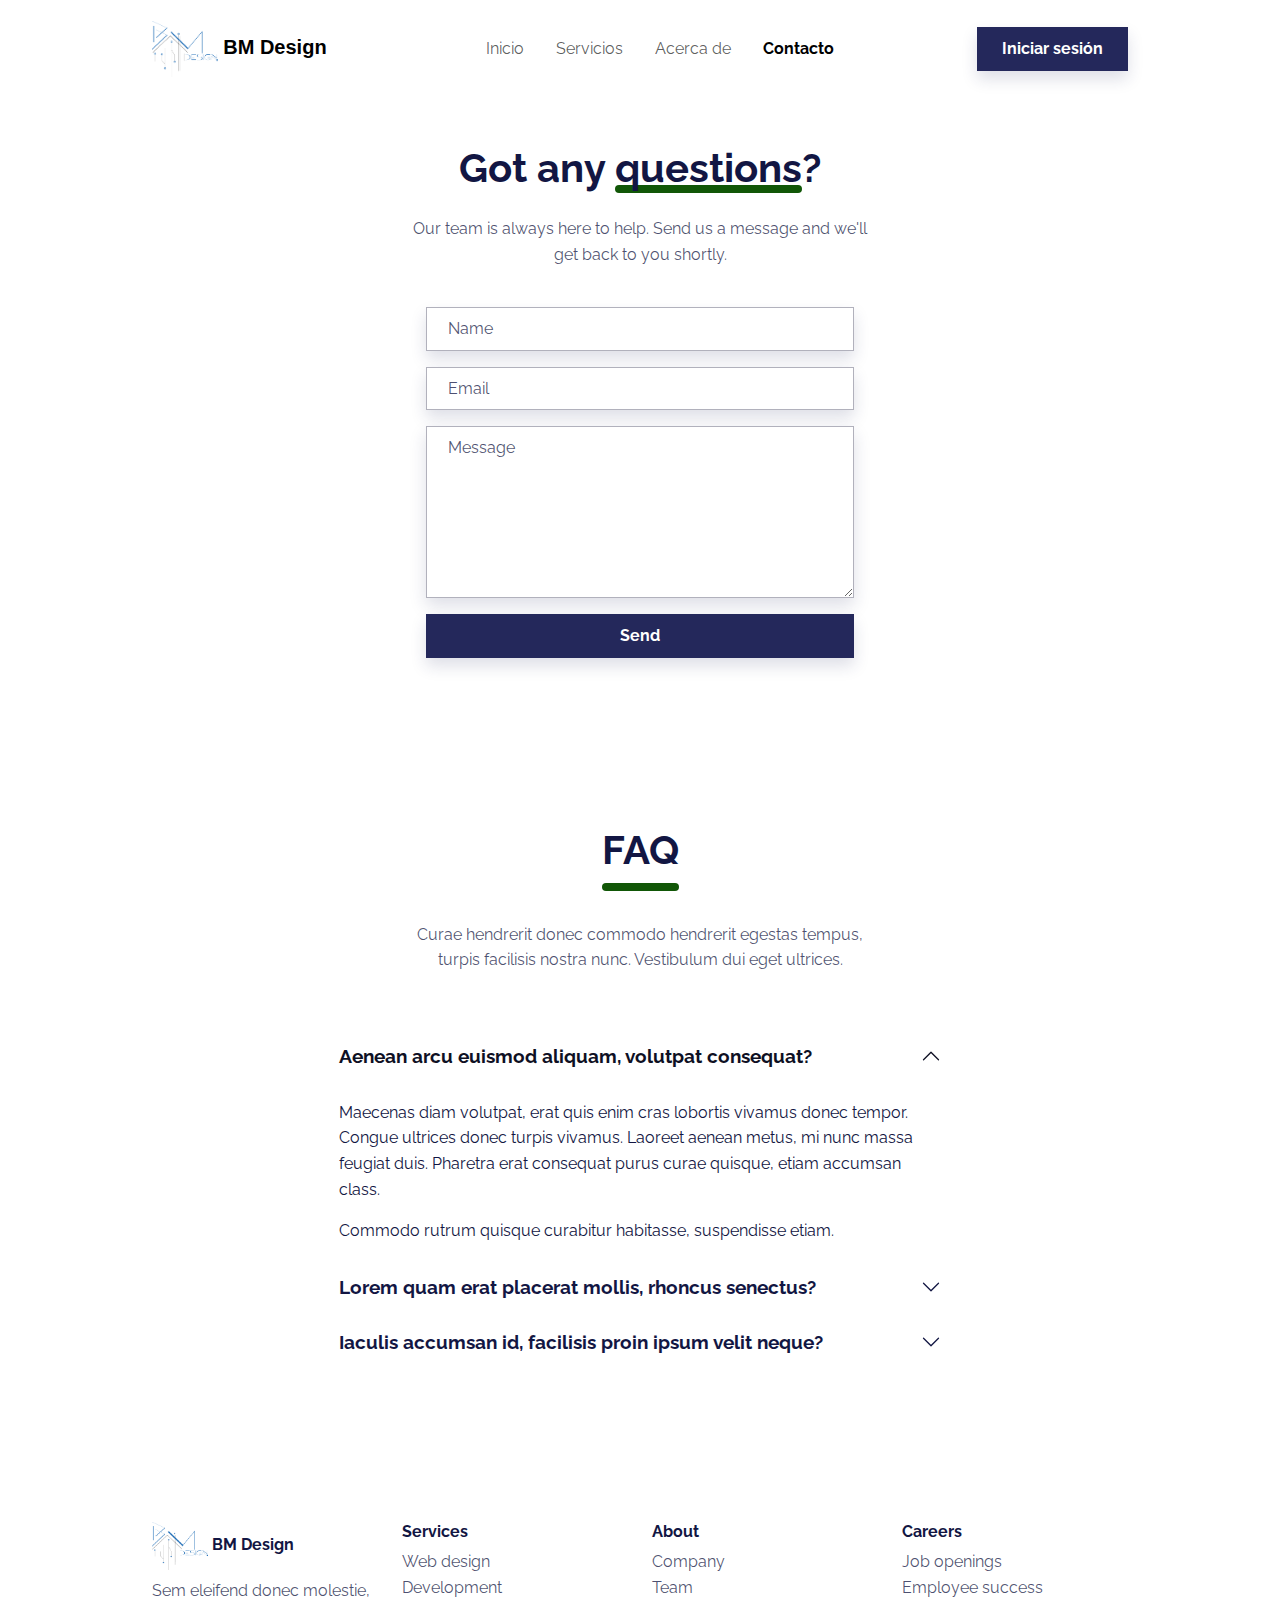
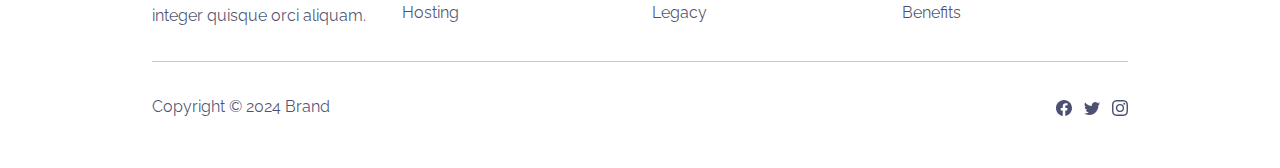
<file: contacts.html>
<!DOCTYPE html>
<html data-bs-theme="auto" lang="es-mx">

<head>
    <meta charset="utf-8">
    <meta name="viewport" content="width=device-width, initial-scale=1.0, shrink-to-fit=no">
    <title>Contacts - Brand</title>
    <link rel="canonical" href="https://bmdesign.mx/contacts.html">
    <meta property="og:url" content="https://bmdesign.mx/contacts.html">
    <script>
        (function() {

            // JavaScript snippet handling Dark/Light mode switching

            const getStoredTheme = () => localStorage.getItem('theme');
            const setStoredTheme = theme => localStorage.setItem('theme', theme);
            const forcedTheme = document.documentElement.getAttribute('data-bss-forced-theme');

            const getPreferredTheme = () => {

                if (forcedTheme) return forcedTheme;

                const storedTheme = getStoredTheme();
                if (storedTheme) {
                    return storedTheme;
                }

                const pageTheme = document.documentElement.getAttribute('data-bs-theme');

                if (pageTheme) {
                    return pageTheme;
                }

                return window.matchMedia('(prefers-color-scheme: dark)').matches ? 'dark' : 'light';
            }

            const setTheme = theme => {
                if (theme === 'auto' && window.matchMedia('(prefers-color-scheme: dark)').matches) {
                    document.documentElement.setAttribute('data-bs-theme', 'dark');
                } else {
                    document.documentElement.setAttribute('data-bs-theme', theme);
                }
            }

            setTheme(getPreferredTheme());

            const showActiveTheme = (theme, focus = false) => {
                const themeSwitchers = [].slice.call(document.querySelectorAll('.theme-switcher'));

                if (!themeSwitchers.length) return;

                document.querySelectorAll('[data-bs-theme-value]').forEach(element => {
                    element.classList.remove('active');
                    element.setAttribute('aria-pressed', 'false');
                });

                for (const themeSwitcher of themeSwitchers) {

                    const btnToActivate = themeSwitcher.querySelector('[data-bs-theme-value="' + theme + '"]');

                    if (btnToActivate) {
                        btnToActivate.classList.add('active');
                        btnToActivate.setAttribute('aria-pressed', 'true');
                    }
                }
            }

            window.matchMedia('(prefers-color-scheme: dark)').addEventListener('change', () => {
                const storedTheme = getStoredTheme();
                if (storedTheme !== 'light' && storedTheme !== 'dark') {
                    setTheme(getPreferredTheme());
                }
            });

            window.addEventListener('DOMContentLoaded', () => {
                showActiveTheme(getPreferredTheme());

                document.querySelectorAll('[data-bs-theme-value]')
                    .forEach(toggle => {
                        toggle.addEventListener('click', (e) => {
                            e.preventDefault();
                            const theme = toggle.getAttribute('data-bs-theme-value');
                            setStoredTheme(theme);
                            setTheme(theme);
                            showActiveTheme(theme);
                        })
                    })
            });
        })();
    </script>
    <link rel="stylesheet" href="assets/bootstrap/css/bootstrap.min.css?h=5fe79462834491b3bde4026987c3b88c">
    <link rel="stylesheet" href="https://fonts.googleapis.com/css?family=Raleway:300italic,400italic,600italic,700italic,800italic,400,300,600,700,800&amp;display=swap">
    <link rel="stylesheet" href="assets/css/bmdesign.css?h=da658a721080ef7714cd0968ba524359">
    <link rel="stylesheet" href="assets/css/Hero-Carousel-images.css?h=4f3cfa46e40e236365345fc77963f4b8">
</head>

<body>
    <!-- Start: Navbar Centered Links -->
    <nav class="navbar navbar-expand-md fixed-top navbar-shrink py-3 navbar-light" id="mainNav">
        <div class="container"><a class="navbar-brand d-flex align-items-center" href="/"><span class="custom-font bold"><img class="bs-icon-sm" src="assets/img/bmdesign/BM%20DESIGN%203.png?h=b37633575e01832894a1f096b7edbfd5" style="max-height: 3.5rem;">&nbsp;BM Design</span></a><button data-bs-toggle="collapse" class="navbar-toggler" data-bs-target="#navcol-1"><span class="visually-hidden">Toggle navigation</span><span class="navbar-toggler-icon"></span></button>
            <div class="collapse navbar-collapse" id="navcol-1">
                <ul class="navbar-nav mx-auto">
                    <li class="nav-item"><a class="nav-link" href="index.html">Inicio</a></li>
                    <li class="nav-item"><a class="nav-link" href="services.html">Servicios</a></li>
                    <li class="nav-item"><a class="nav-link" href="about-us.html">Acerca de</a></li>
                    <li class="nav-item"><a class="nav-link active" href="contacts.html">Contacto</a></li>
                </ul><a class="btn btn-primary shadow" role="button" href="signup.html">Iniciar sesión</a>
            </div>
        </div>
    </nav><!-- End: Navbar Centered Links -->
    <!-- Start: Contact Details -->
    <section class="py-5 mt-5">
        <div class="container py-5">
            <div class="row">
                <div class="col-md-8 col-xl-6 text-center mx-auto">
                    <h2 class="display-6 fw-bold mb-4">Got any <span class="underline">questions</span>?</h2>
                    <p class="text-muted">Our team is always here to help. Send us a message and we'll get back to you shortly.</p>
                </div>
            </div>
            <div class="row d-flex justify-content-center">
                <div class="col-md-6">
                    <div>
                        <form class="p-3 p-xl-4" method="post" data-bs-theme="light">
                            <!-- Start: Success Example -->
                            <div class="mb-3"><input class="shadow form-control" type="text" id="name-1" name="name" placeholder="Name"></div><!-- End: Success Example -->
                            <!-- Start: Error Example -->
                            <div class="mb-3"><input class="shadow form-control" type="email" id="email-1" name="email" placeholder="Email"></div><!-- End: Error Example -->
                            <div class="mb-3"><textarea class="shadow form-control" id="message-1" name="message" rows="6" placeholder="Message"></textarea></div>
                            <div><button class="btn btn-primary shadow d-block w-100" type="submit">Send </button></div>
                        </form>
                    </div>
                </div>
            </div>
        </div>
    </section><!-- End: Contact Details -->
    <!-- Start: Newsletter Subscription Centered -->
    <section class="py-4 py-xl-5 mb-5">
        <div class="container">
            <div class="row mb-2">
                <div class="col-md-8 col-xl-6 text-center mx-auto">
                    <h2 class="display-6 fw-bold mb-5"><span class="pb-3 underline">FAQ<br></span></h2>
                    <p class="text-muted mb-5">Curae hendrerit donec commodo hendrerit egestas tempus, turpis facilisis nostra nunc. Vestibulum dui eget ultrices.</p>
                </div>
            </div>
            <div class="row mb-2">
                <div class="col-md-8 mx-auto">
                    <div class="accordion text-muted" role="tablist" id="accordion-1">
                        <div class="accordion-item">
                            <h2 class="accordion-header" role="tab"><button class="accordion-button" type="button" data-bs-toggle="collapse" data-bs-target="#accordion-1 .item-1" aria-expanded="true" aria-controls="accordion-1 .item-1">Aenean arcu euismod aliquam, volutpat consequat?</button></h2>
                            <div class="accordion-collapse collapse show item-1" role="tabpanel" data-bs-parent="#accordion-1">
                                <div class="accordion-body">
                                    <p>Maecenas diam volutpat, erat quis enim cras lobortis vivamus donec tempor. Congue ultrices donec turpis vivamus. Laoreet aenean metus, mi nunc massa feugiat duis. Pharetra erat consequat purus curae quisque, etiam accumsan class.</p>
                                    <p class="mb-0">Commodo rutrum quisque curabitur habitasse, suspendisse etiam.</p>
                                </div>
                            </div>
                        </div>
                        <div class="accordion-item">
                            <h2 class="accordion-header" role="tab"><button class="accordion-button collapsed" type="button" data-bs-toggle="collapse" data-bs-target="#accordion-1 .item-2" aria-expanded="false" aria-controls="accordion-1 .item-2">Lorem quam erat placerat mollis, rhoncus senectus?</button></h2>
                            <div class="accordion-collapse collapse item-2" role="tabpanel" data-bs-parent="#accordion-1">
                                <div class="accordion-body">
                                    <p class="mb-0">Nullam id dolor id nibh ultricies vehicula ut id elit. Cras justo odio, dapibus ac facilisis in, egestas eget quam. Donec id elit non mi porta gravida at eget metus.</p>
                                </div>
                            </div>
                        </div>
                        <div class="accordion-item">
                            <h2 class="accordion-header" role="tab"><button class="accordion-button collapsed" type="button" data-bs-toggle="collapse" data-bs-target="#accordion-1 .item-3" aria-expanded="false" aria-controls="accordion-1 .item-3">Iaculis accumsan id, facilisis proin ipsum velit neque?</button></h2>
                            <div class="accordion-collapse collapse item-3" role="tabpanel" data-bs-parent="#accordion-1">
                                <div class="accordion-body">
                                    <p class="mb-0">Nullam id dolor id nibh ultricies vehicula ut id elit. Cras justo odio, dapibus ac facilisis in, egestas eget quam. Donec id elit non mi porta gravida at eget metus.</p>
                                </div>
                            </div>
                        </div>
                    </div>
                </div>
            </div>
        </div>
    </section><!-- End: Newsletter Subscription Centered -->
    <!-- Start: Footer Multi Column -->
    <footer>
        <div class="container py-4 py-lg-5">
            <div class="row row-cols-2 row-cols-md-4">
                <!-- Start: Social Icons -->
                <div class="col-12 col-md-3">
                    <div class="fw-bold d-flex align-items-center mb-2"><span><img class="bs-icon-sm" style="max-height: 3rem !important;" src="assets/img/bmdesign/BM%20DESIGN2.png?h=b37633575e01832894a1f096b7edbfd5">&nbsp;BM Design</span></div>
                    <p class="text-muted">Sem eleifend donec molestie, integer quisque orci aliquam.</p>
                </div><!-- End: Social Icons -->
                <!-- Start: Services -->
                <div class="col-sm-4 col-md-3 text-lg-start d-flex flex-column">
                    <h3 class="fs-6 fw-bold">Services</h3>
                    <ul class="list-unstyled">
                        <li><a href="#">Web design</a></li>
                        <li><a href="#">Development</a></li>
                        <li><a href="#">Hosting</a></li>
                    </ul>
                </div><!-- End: Services -->
                <!-- Start: About -->
                <div class="col-sm-4 col-md-3 text-lg-start d-flex flex-column">
                    <h3 class="fs-6 fw-bold">About</h3>
                    <ul class="list-unstyled">
                        <li><a href="#">Company</a></li>
                        <li><a href="#">Team</a></li>
                        <li><a href="#">Legacy</a></li>
                    </ul>
                </div><!-- End: About -->
                <!-- Start: Careers -->
                <div class="col-sm-4 col-md-3 text-lg-start d-flex flex-column">
                    <h3 class="fs-6 fw-bold">Careers</h3>
                    <ul class="list-unstyled">
                        <li><a href="#">Job openings</a></li>
                        <li><a href="#">Employee success</a></li>
                        <li><a href="#">Benefits</a></li>
                    </ul>
                </div><!-- End: Careers -->
            </div>
            <hr>
            <div class="text-muted d-flex justify-content-between align-items-center pt-3">
                <p class="mb-0">Copyright © 2024 Brand</p>
                <ul class="list-inline mb-0">
                    <li class="list-inline-item"><svg xmlns="http://www.w3.org/2000/svg" width="1em" height="1em" fill="currentColor" viewBox="0 0 16 16" class="bi bi-facebook">
                            <path d="M16 8.049c0-4.446-3.582-8.05-8-8.05C3.58 0-.002 3.603-.002 8.05c0 4.017 2.926 7.347 6.75 7.951v-5.625h-2.03V8.05H6.75V6.275c0-2.017 1.195-3.131 3.022-3.131.876 0 1.791.157 1.791.157v1.98h-1.009c-.993 0-1.303.621-1.303 1.258v1.51h2.218l-.354 2.326H9.25V16c3.824-.604 6.75-3.934 6.75-7.951"></path>
                        </svg></li>
                    <li class="list-inline-item"><svg xmlns="http://www.w3.org/2000/svg" width="1em" height="1em" fill="currentColor" viewBox="0 0 16 16" class="bi bi-twitter">
                            <path d="M5.026 15c6.038 0 9.341-5.003 9.341-9.334 0-.14 0-.282-.006-.422A6.685 6.685 0 0 0 16 3.542a6.658 6.658 0 0 1-1.889.518 3.301 3.301 0 0 0 1.447-1.817 6.533 6.533 0 0 1-2.087.793A3.286 3.286 0 0 0 7.875 6.03a9.325 9.325 0 0 1-6.767-3.429 3.289 3.289 0 0 0 1.018 4.382A3.323 3.323 0 0 1 .64 6.575v.045a3.288 3.288 0 0 0 2.632 3.218 3.203 3.203 0 0 1-.865.115 3.23 3.23 0 0 1-.614-.057 3.283 3.283 0 0 0 3.067 2.277A6.588 6.588 0 0 1 .78 13.58a6.32 6.32 0 0 1-.78-.045A9.344 9.344 0 0 0 5.026 15"></path>
                        </svg></li>
                    <li class="list-inline-item"><svg xmlns="http://www.w3.org/2000/svg" width="1em" height="1em" fill="currentColor" viewBox="0 0 16 16" class="bi bi-instagram">
                            <path d="M8 0C5.829 0 5.556.01 4.703.048 3.85.088 3.269.222 2.76.42a3.917 3.917 0 0 0-1.417.923A3.927 3.927 0 0 0 .42 2.76C.222 3.268.087 3.85.048 4.7.01 5.555 0 5.827 0 8.001c0 2.172.01 2.444.048 3.297.04.852.174 1.433.372 1.942.205.526.478.972.923 1.417.444.445.89.719 1.416.923.51.198 1.09.333 1.942.372C5.555 15.99 5.827 16 8 16s2.444-.01 3.298-.048c.851-.04 1.434-.174 1.943-.372a3.916 3.916 0 0 0 1.416-.923c.445-.445.718-.891.923-1.417.197-.509.332-1.09.372-1.942C15.99 10.445 16 10.173 16 8s-.01-2.445-.048-3.299c-.04-.851-.175-1.433-.372-1.941a3.926 3.926 0 0 0-.923-1.417A3.911 3.911 0 0 0 13.24.42c-.51-.198-1.092-.333-1.943-.372C10.443.01 10.172 0 7.998 0h.003zm-.717 1.442h.718c2.136 0 2.389.007 3.232.046.78.035 1.204.166 1.486.275.373.145.64.319.92.599.28.28.453.546.598.92.11.281.24.705.275 1.485.039.843.047 1.096.047 3.231s-.008 2.389-.047 3.232c-.035.78-.166 1.203-.275 1.485a2.47 2.47 0 0 1-.599.919c-.28.28-.546.453-.92.598-.28.11-.704.24-1.485.276-.843.038-1.096.047-3.232.047s-2.39-.009-3.233-.047c-.78-.036-1.203-.166-1.485-.276a2.478 2.478 0 0 1-.92-.598 2.48 2.48 0 0 1-.6-.92c-.109-.281-.24-.705-.275-1.485-.038-.843-.046-1.096-.046-3.233 0-2.136.008-2.388.046-3.231.036-.78.166-1.204.276-1.486.145-.373.319-.64.599-.92.28-.28.546-.453.92-.598.282-.11.705-.24 1.485-.276.738-.034 1.024-.044 2.515-.045v.002zm4.988 1.328a.96.96 0 1 0 0 1.92.96.96 0 0 0 0-1.92zm-4.27 1.122a4.109 4.109 0 1 0 0 8.217 4.109 4.109 0 0 0 0-8.217zm0 1.441a2.667 2.667 0 1 1 0 5.334 2.667 2.667 0 0 1 0-5.334"></path>
                        </svg></li>
                </ul>
            </div>
        </div>
    </footer><!-- End: Footer Multi Column -->
    <script src="https://cdnjs.cloudflare.com/ajax/libs/jquery/3.7.0/jquery.min.js"></script>
    <script src="https://cdn.jsdelivr.net/npm/bootstrap@5.3.2/dist/js/bootstrap.bundle.min.js"></script>
    <script src="assets/js/startup-modern.js?h=860a1ecddc64fd24c02f2fc109343dbd"></script>
</body>

</html>
</file>
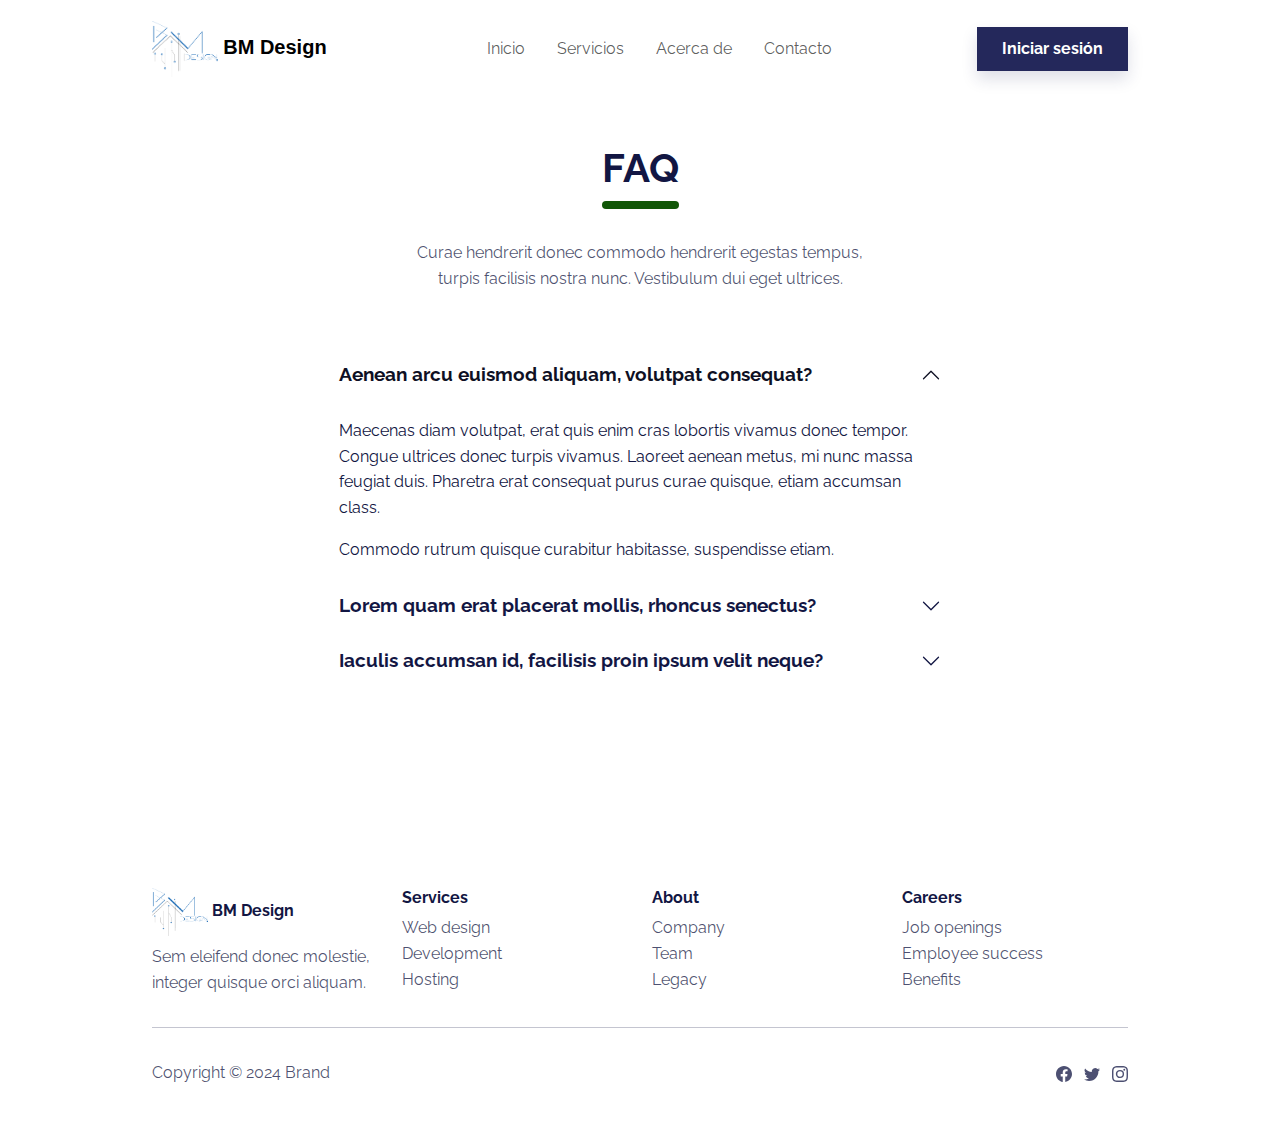
<file: faq.html>
<!DOCTYPE html>
<html data-bs-theme="auto" lang="es-mx">

<head>
    <meta charset="utf-8">
    <meta name="viewport" content="width=device-width, initial-scale=1.0, shrink-to-fit=no">
    <title>FAQ - Brand</title>
    <link rel="canonical" href="https://bmdesign.mx/faq.html">
    <meta property="og:url" content="https://bmdesign.mx/faq.html">
    <script>
        (function() {

            // JavaScript snippet handling Dark/Light mode switching
            const getStoredTheme = () => localStorage.getItem('theme');
            const setStoredTheme = theme => localStorage.setItem('theme', theme);
            const forcedTheme = document.documentElement.getAttribute('data-bss-forced-theme');

            const getPreferredTheme = () => {

                if (forcedTheme) return forcedTheme;

                const storedTheme = getStoredTheme();
                if (storedTheme) {
                    return storedTheme;
                }

                const pageTheme = document.documentElement.getAttribute('data-bs-theme');

                if (pageTheme) {
                    return pageTheme;
                }

                return window.matchMedia('(prefers-color-scheme: dark)').matches ? 'dark' : 'light';
            }

            const setTheme = theme => {
                if (theme === 'auto' && window.matchMedia('(prefers-color-scheme: dark)').matches) {
                    document.documentElement.setAttribute('data-bs-theme', 'dark');
                } else {
                    document.documentElement.setAttribute('data-bs-theme', theme);
                }
            }

            setTheme(getPreferredTheme());
            const showActiveTheme = (theme, focus = false) => {
                const themeSwitchers = [].slice.call(document.querySelectorAll('.theme-switcher'));

                if (!themeSwitchers.length) return;
                document.querySelectorAll('[data-bs-theme-value]').forEach(element => {
                    element.classList.remove('active');
                    element.setAttribute('aria-pressed', 'false');
                });
                for (const themeSwitcher of themeSwitchers) {
                    const btnToActivate = themeSwitcher.querySelector('[data-bs-theme-value="' + theme + '"]');
                    if (btnToActivate) {
                        btnToActivate.classList.add('active');
                        btnToActivate.setAttribute('aria-pressed', 'true');
                    }
                }
            }

            window.matchMedia('(prefers-color-scheme: dark)').addEventListener('change', () => {
                const storedTheme = getStoredTheme();
                if (storedTheme !== 'light' && storedTheme !== 'dark') {
                    setTheme(getPreferredTheme());
                }
            });

            window.addEventListener('DOMContentLoaded', () => {
                showActiveTheme(getPreferredTheme());

                document.querySelectorAll('[data-bs-theme-value]')
                    .forEach(toggle => {
                        toggle.addEventListener('click', (e) => {
                            e.preventDefault();
                            const theme = toggle.getAttribute('data-bs-theme-value');
                            setStoredTheme(theme);
                            setTheme(theme);
                            showActiveTheme(theme);
                        })
                    })
            });
        })();
    </script>
    <link rel="stylesheet" href="assets/bootstrap/css/bootstrap.min.css?h=5fe79462834491b3bde4026987c3b88c">
    <link rel="stylesheet" href="https://fonts.googleapis.com/css?family=Raleway:300italic,400italic,600italic,700italic,800italic,400,300,600,700,800&amp;display=swap">
    <link rel="stylesheet" href="assets/css/bmdesign.css?h=da658a721080ef7714cd0968ba524359">
    <link rel="stylesheet" href="assets/css/Hero-Carousel-images.css?h=4f3cfa46e40e236365345fc77963f4b8">
</head>

<body>
    <!-- Start: Navbar Centered Links -->
    <nav class="navbar navbar-expand-md fixed-top navbar-shrink py-3 navbar-light" id="mainNav">
        <div class="container"><a class="navbar-brand d-flex align-items-center" href="/"><span class="custom-font bold"><img class="bs-icon-sm" src="assets/img/bmdesign/BM%20DESIGN%203.png?h=b37633575e01832894a1f096b7edbfd5" style="max-height: 3.5rem;">&nbsp;BM Design</span></a><button data-bs-toggle="collapse" class="navbar-toggler" data-bs-target="#navcol-1"><span class="visually-hidden">Toggle navigation</span><span class="navbar-toggler-icon"></span></button>
            <div class="collapse navbar-collapse" id="navcol-1">
                <ul class="navbar-nav mx-auto">
                    <li class="nav-item"><a class="nav-link" href="index.html">Inicio</a></li>
                    <li class="nav-item"><a class="nav-link" href="services.html">Servicios</a></li>
                    <li class="nav-item"><a class="nav-link" href="about-us.html">Acerca de</a></li>
                    <li class="nav-item"><a class="nav-link" href="contacts.html">Contacto</a></li>
                </ul><a class="btn btn-primary shadow" role="button" href="signup.html">Iniciar sesión</a>
            </div>
        </div>
    </nav><!-- End: Navbar Centered Links -->
    <!-- Start: Newsletter Subscription Centered -->
    <section class="py-5 my-5">
        <div class="container py-5">
            <div class="row mb-2">
                <div class="col-md-8 col-xl-6 text-center mx-auto">
                    <h2 class="display-6 fw-bold mb-5"><span class="pb-3 underline">FAQ<br></span></h2>
                    <p class="text-muted mb-5">Curae hendrerit donec commodo hendrerit egestas tempus, turpis facilisis nostra nunc. Vestibulum dui eget ultrices.</p>
                </div>
            </div>
            <div class="row mb-2">
                <div class="col-md-8 mx-auto">
                    <div class="accordion text-muted" role="tablist" id="accordion-1">
                        <div class="accordion-item">
                            <h2 class="accordion-header" role="tab"><button class="accordion-button" type="button" data-bs-toggle="collapse" data-bs-target="#accordion-1 .item-1" aria-expanded="true" aria-controls="accordion-1 .item-1">Aenean arcu euismod aliquam, volutpat consequat?</button></h2>
                            <div class="accordion-collapse collapse show item-1" role="tabpanel" data-bs-parent="#accordion-1">
                                <div class="accordion-body">
                                    <p>Maecenas diam volutpat, erat quis enim cras lobortis vivamus donec tempor. Congue ultrices donec turpis vivamus. Laoreet aenean metus, mi nunc massa feugiat duis. Pharetra erat consequat purus curae quisque, etiam accumsan class.</p>
                                    <p class="mb-0">Commodo rutrum quisque curabitur habitasse, suspendisse etiam.</p>
                                </div>
                            </div>
                        </div>
                        <div class="accordion-item">
                            <h2 class="accordion-header" role="tab"><button class="accordion-button collapsed" type="button" data-bs-toggle="collapse" data-bs-target="#accordion-1 .item-2" aria-expanded="false" aria-controls="accordion-1 .item-2">Lorem quam erat placerat mollis, rhoncus senectus?</button></h2>
                            <div class="accordion-collapse collapse item-2" role="tabpanel" data-bs-parent="#accordion-1">
                                <div class="accordion-body">
                                    <p class="mb-0">Nullam id dolor id nibh ultricies vehicula ut id elit. Cras justo odio, dapibus ac facilisis in, egestas eget quam. Donec id elit non mi porta gravida at eget metus.</p>
                                </div>
                            </div>
                        </div>
                        <div class="accordion-item">
                            <h2 class="accordion-header" role="tab"><button class="accordion-button collapsed" type="button" data-bs-toggle="collapse" data-bs-target="#accordion-1 .item-3" aria-expanded="false" aria-controls="accordion-1 .item-3">Iaculis accumsan id, facilisis proin ipsum velit neque?</button></h2>
                            <div class="accordion-collapse collapse item-3" role="tabpanel" data-bs-parent="#accordion-1">
                                <div class="accordion-body">
                                    <p class="mb-0">Nullam id dolor id nibh ultricies vehicula ut id elit. Cras justo odio, dapibus ac facilisis in, egestas eget quam. Donec id elit non mi porta gravida at eget metus.</p>
                                </div>
                            </div>
                        </div>
                    </div>
                </div>
            </div>
        </div>
    </section><!-- End: Newsletter Subscription Centered -->
    <!-- Start: Footer Multi Column -->
    <footer>
        <div class="container py-4 py-lg-5">
            <div class="row row-cols-2 row-cols-md-4">
                <!-- Start: Social Icons -->
                <div class="col-12 col-md-3">
                    <div class="fw-bold d-flex align-items-center mb-2"><span><img class="bs-icon-sm" style="max-height: 3rem !important;" src="assets/img/bmdesign/BM%20DESIGN2.png?h=b37633575e01832894a1f096b7edbfd5">&nbsp;BM Design</span></div>
                    <p class="text-muted">Sem eleifend donec molestie, integer quisque orci aliquam.</p>
                </div><!-- End: Social Icons -->
                <!-- Start: Services -->
                <div class="col-sm-4 col-md-3 text-lg-start d-flex flex-column">
                    <h3 class="fs-6 fw-bold">Services</h3>
                    <ul class="list-unstyled">
                        <li><a href="#">Web design</a></li>
                        <li><a href="#">Development</a></li>
                        <li><a href="#">Hosting</a></li>
                    </ul>
                </div><!-- End: Services -->
                <!-- Start: About -->
                <div class="col-sm-4 col-md-3 text-lg-start d-flex flex-column">
                    <h3 class="fs-6 fw-bold">About</h3>
                    <ul class="list-unstyled">
                        <li><a href="#">Company</a></li>
                        <li><a href="#">Team</a></li>
                        <li><a href="#">Legacy</a></li>
                    </ul>
                </div><!-- End: About -->
                <!-- Start: Careers -->
                <div class="col-sm-4 col-md-3 text-lg-start d-flex flex-column">
                    <h3 class="fs-6 fw-bold">Careers</h3>
                    <ul class="list-unstyled">
                        <li><a href="#">Job openings</a></li>
                        <li><a href="#">Employee success</a></li>
                        <li><a href="#">Benefits</a></li>
                    </ul>
                </div><!-- End: Careers -->
            </div>
            <hr>
            <div class="text-muted d-flex justify-content-between align-items-center pt-3">
                <p class="mb-0">Copyright © 2024 Brand</p>
                <ul class="list-inline mb-0">
                    <li class="list-inline-item"><svg xmlns="http://www.w3.org/2000/svg" width="1em" height="1em" fill="currentColor" viewBox="0 0 16 16" class="bi bi-facebook">
                            <path d="M16 8.049c0-4.446-3.582-8.05-8-8.05C3.58 0-.002 3.603-.002 8.05c0 4.017 2.926 7.347 6.75 7.951v-5.625h-2.03V8.05H6.75V6.275c0-2.017 1.195-3.131 3.022-3.131.876 0 1.791.157 1.791.157v1.98h-1.009c-.993 0-1.303.621-1.303 1.258v1.51h2.218l-.354 2.326H9.25V16c3.824-.604 6.75-3.934 6.75-7.951"></path>
                        </svg></li>
                    <li class="list-inline-item"><svg xmlns="http://www.w3.org/2000/svg" width="1em" height="1em" fill="currentColor" viewBox="0 0 16 16" class="bi bi-twitter">
                            <path d="M5.026 15c6.038 0 9.341-5.003 9.341-9.334 0-.14 0-.282-.006-.422A6.685 6.685 0 0 0 16 3.542a6.658 6.658 0 0 1-1.889.518 3.301 3.301 0 0 0 1.447-1.817 6.533 6.533 0 0 1-2.087.793A3.286 3.286 0 0 0 7.875 6.03a9.325 9.325 0 0 1-6.767-3.429 3.289 3.289 0 0 0 1.018 4.382A3.323 3.323 0 0 1 .64 6.575v.045a3.288 3.288 0 0 0 2.632 3.218 3.203 3.203 0 0 1-.865.115 3.23 3.23 0 0 1-.614-.057 3.283 3.283 0 0 0 3.067 2.277A6.588 6.588 0 0 1 .78 13.58a6.32 6.32 0 0 1-.78-.045A9.344 9.344 0 0 0 5.026 15"></path>
                        </svg></li>
                    <li class="list-inline-item"><svg xmlns="http://www.w3.org/2000/svg" width="1em" height="1em" fill="currentColor" viewBox="0 0 16 16" class="bi bi-instagram">
                            <path d="M8 0C5.829 0 5.556.01 4.703.048 3.85.088 3.269.222 2.76.42a3.917 3.917 0 0 0-1.417.923A3.927 3.927 0 0 0 .42 2.76C.222 3.268.087 3.85.048 4.7.01 5.555 0 5.827 0 8.001c0 2.172.01 2.444.048 3.297.04.852.174 1.433.372 1.942.205.526.478.972.923 1.417.444.445.89.719 1.416.923.51.198 1.09.333 1.942.372C5.555 15.99 5.827 16 8 16s2.444-.01 3.298-.048c.851-.04 1.434-.174 1.943-.372a3.916 3.916 0 0 0 1.416-.923c.445-.445.718-.891.923-1.417.197-.509.332-1.09.372-1.942C15.99 10.445 16 10.173 16 8s-.01-2.445-.048-3.299c-.04-.851-.175-1.433-.372-1.941a3.926 3.926 0 0 0-.923-1.417A3.911 3.911 0 0 0 13.24.42c-.51-.198-1.092-.333-1.943-.372C10.443.01 10.172 0 7.998 0h.003zm-.717 1.442h.718c2.136 0 2.389.007 3.232.046.78.035 1.204.166 1.486.275.373.145.64.319.92.599.28.28.453.546.598.92.11.281.24.705.275 1.485.039.843.047 1.096.047 3.231s-.008 2.389-.047 3.232c-.035.78-.166 1.203-.275 1.485a2.47 2.47 0 0 1-.599.919c-.28.28-.546.453-.92.598-.28.11-.704.24-1.485.276-.843.038-1.096.047-3.232.047s-2.39-.009-3.233-.047c-.78-.036-1.203-.166-1.485-.276a2.478 2.478 0 0 1-.92-.598 2.48 2.48 0 0 1-.6-.92c-.109-.281-.24-.705-.275-1.485-.038-.843-.046-1.096-.046-3.233 0-2.136.008-2.388.046-3.231.036-.78.166-1.204.276-1.486.145-.373.319-.64.599-.92.28-.28.546-.453.92-.598.282-.11.705-.24 1.485-.276.738-.034 1.024-.044 2.515-.045v.002zm4.988 1.328a.96.96 0 1 0 0 1.92.96.96 0 0 0 0-1.92zm-4.27 1.122a4.109 4.109 0 1 0 0 8.217 4.109 4.109 0 0 0 0-8.217zm0 1.441a2.667 2.667 0 1 1 0 5.334 2.667 2.667 0 0 1 0-5.334"></path>
                        </svg></li>
                </ul>
            </div>
        </div>
    </footer><!-- End: Footer Multi Column -->
    <script src="https://cdnjs.cloudflare.com/ajax/libs/jquery/3.7.0/jquery.min.js"></script>
    <script src="https://cdn.jsdelivr.net/npm/bootstrap@5.3.2/dist/js/bootstrap.bundle.min.js"></script>
    <script src="assets/js/startup-modern.js?h=860a1ecddc64fd24c02f2fc109343dbd"></script>
</body>

</html>
</file>
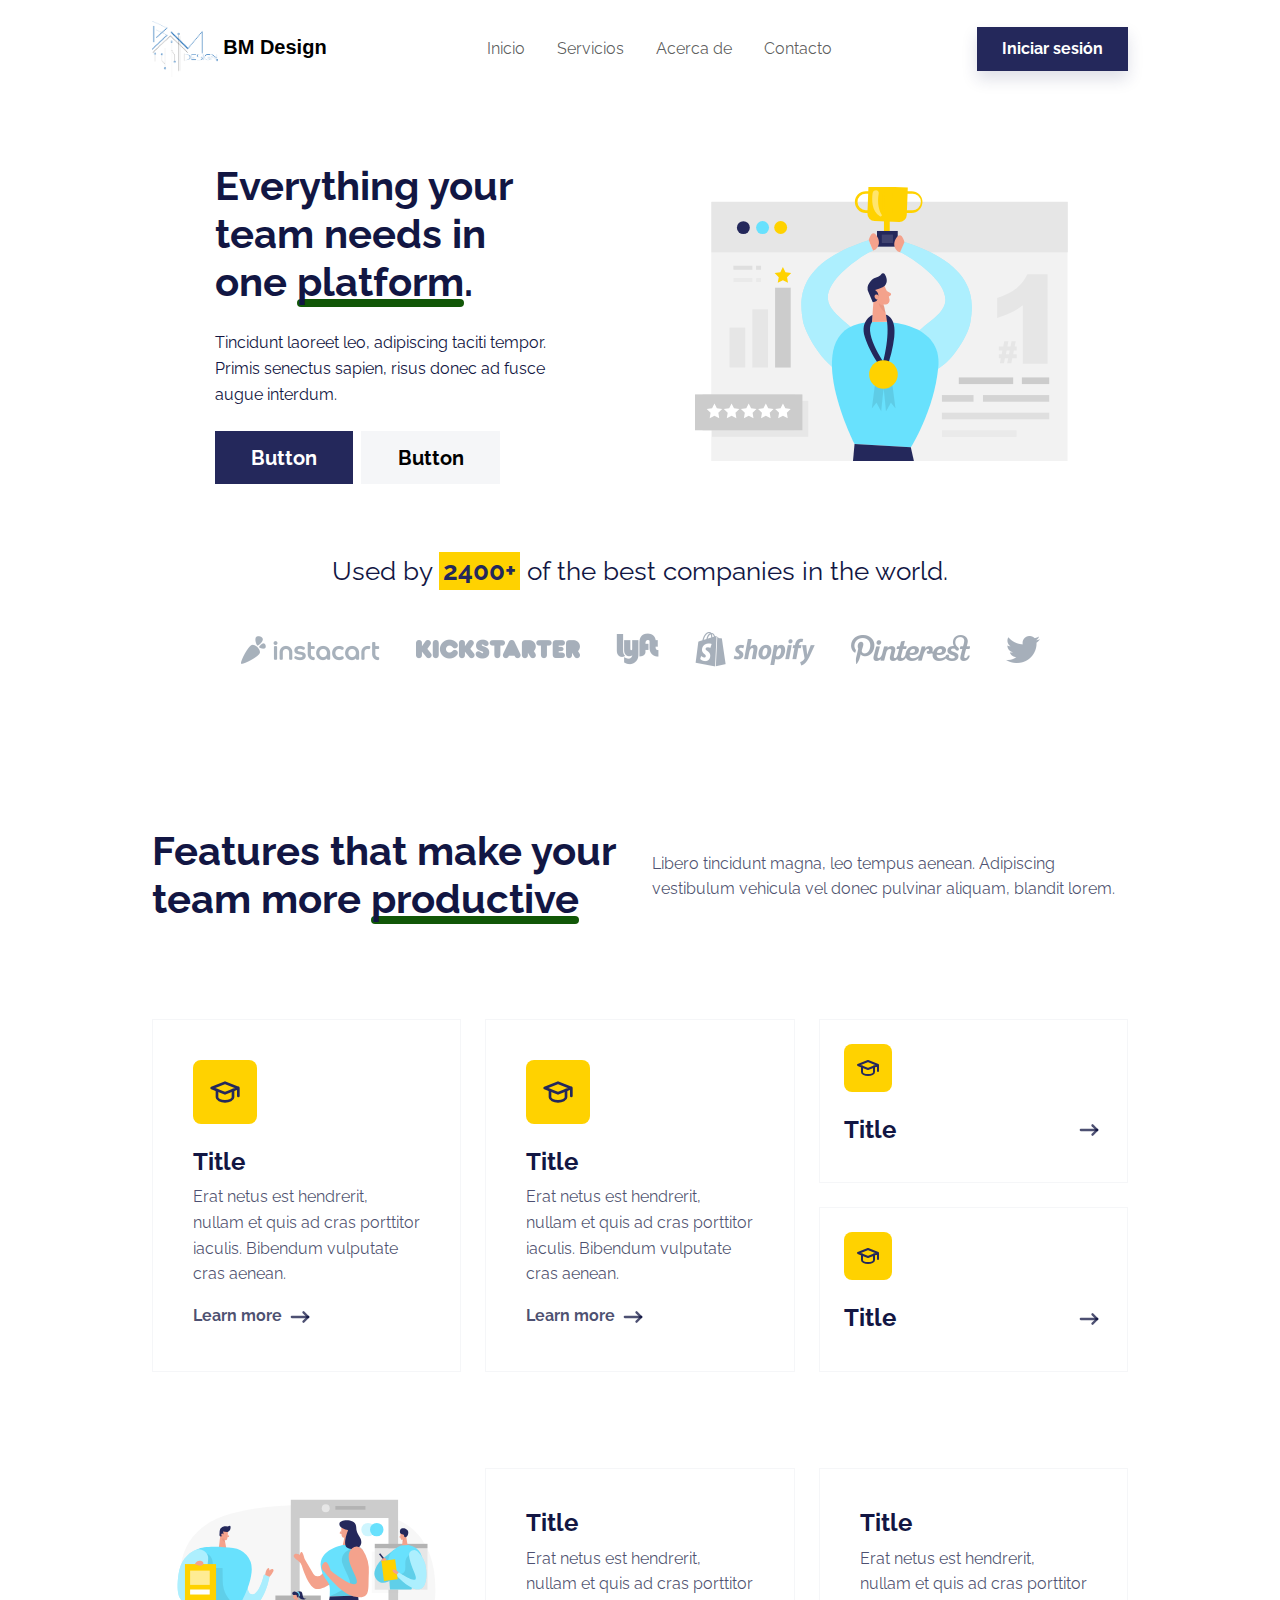
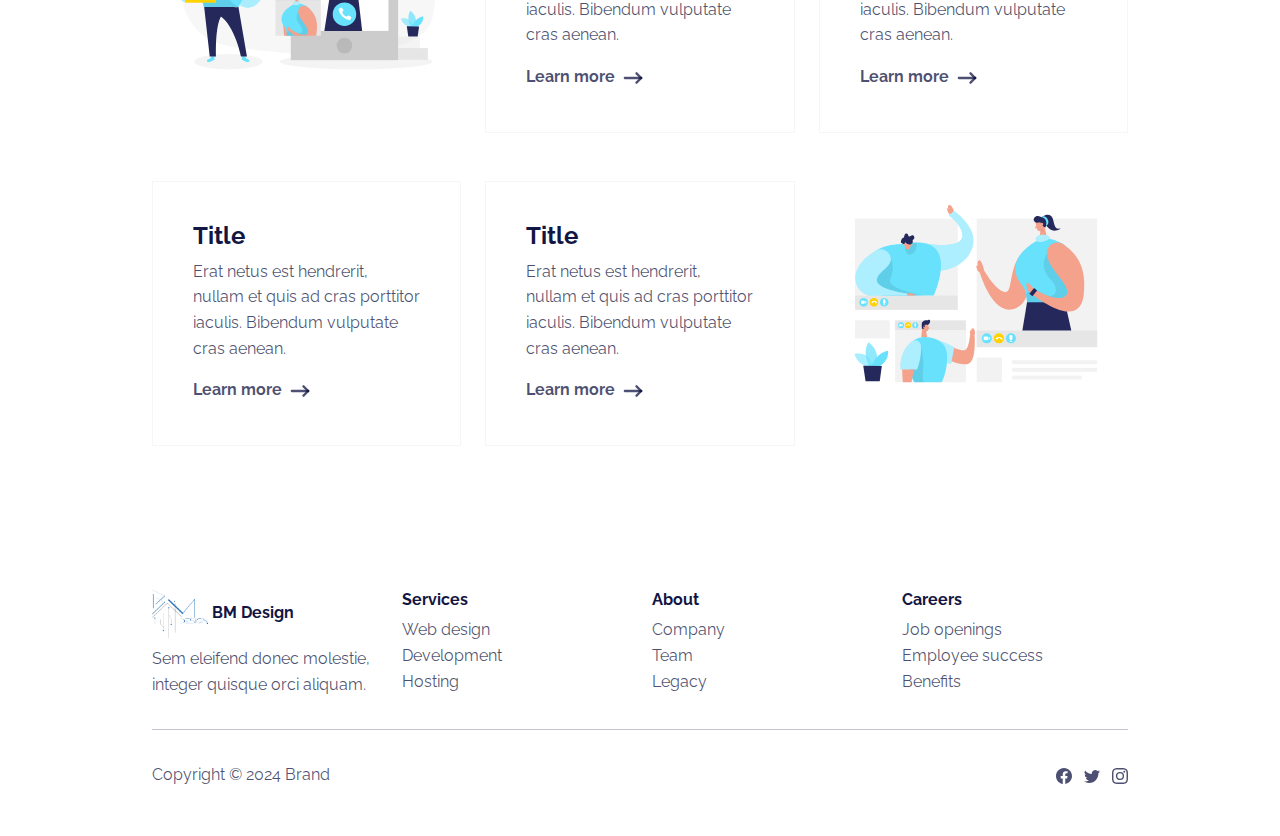
<file: features.html>
<!DOCTYPE html>
<html data-bs-theme="auto" lang="es-mx">

<head>
    <meta charset="utf-8">
    <meta name="viewport" content="width=device-width, initial-scale=1.0, shrink-to-fit=no">
    <title>Features - Brand</title>
    <link rel="canonical" href="https://bmdesign.mx/features.html">
    <meta property="og:url" content="https://bmdesign.mx/features.html">
    <script>
        (function() {

            // JavaScript snippet handling Dark/Light mode switching

            const getStoredTheme = () => localStorage.getItem('theme');
            const setStoredTheme = theme => localStorage.setItem('theme', theme);
            const forcedTheme = document.documentElement.getAttribute('data-bss-forced-theme');

            const getPreferredTheme = () => {

                if (forcedTheme) return forcedTheme;

                const storedTheme = getStoredTheme();
                if (storedTheme) {
                    return storedTheme;
                }

                const pageTheme = document.documentElement.getAttribute('data-bs-theme');

                if (pageTheme) {
                    return pageTheme;
                }

                return window.matchMedia('(prefers-color-scheme: dark)').matches ? 'dark' : 'light';
            }

            const setTheme = theme => {
                if (theme === 'auto' && window.matchMedia('(prefers-color-scheme: dark)').matches) {
                    document.documentElement.setAttribute('data-bs-theme', 'dark');
                } else {
                    document.documentElement.setAttribute('data-bs-theme', theme);
                }
            }

            setTheme(getPreferredTheme());

            const showActiveTheme = (theme, focus = false) => {
                const themeSwitchers = [].slice.call(document.querySelectorAll('.theme-switcher'));

                if (!themeSwitchers.length) return;

                document.querySelectorAll('[data-bs-theme-value]').forEach(element => {
                    element.classList.remove('active');
                    element.setAttribute('aria-pressed', 'false');
                });

                for (const themeSwitcher of themeSwitchers) {

                    const btnToActivate = themeSwitcher.querySelector('[data-bs-theme-value="' + theme + '"]');

                    if (btnToActivate) {
                        btnToActivate.classList.add('active');
                        btnToActivate.setAttribute('aria-pressed', 'true');
                    }
                }
            }

            window.matchMedia('(prefers-color-scheme: dark)').addEventListener('change', () => {
                const storedTheme = getStoredTheme();
                if (storedTheme !== 'light' && storedTheme !== 'dark') {
                    setTheme(getPreferredTheme());
                }
            });

            window.addEventListener('DOMContentLoaded', () => {
                showActiveTheme(getPreferredTheme());

                document.querySelectorAll('[data-bs-theme-value]')
                    .forEach(toggle => {
                        toggle.addEventListener('click', (e) => {
                            e.preventDefault();
                            const theme = toggle.getAttribute('data-bs-theme-value');
                            setStoredTheme(theme);
                            setTheme(theme);
                            showActiveTheme(theme);
                        })
                    })
            });
        })();
    </script>
    <link rel="stylesheet" href="assets/bootstrap/css/bootstrap.min.css?h=5fe79462834491b3bde4026987c3b88c">
    <link rel="stylesheet" href="https://fonts.googleapis.com/css?family=Raleway:300italic,400italic,600italic,700italic,800italic,400,300,600,700,800&amp;display=swap">
    <link rel="stylesheet" href="assets/css/bmdesign.css?h=da658a721080ef7714cd0968ba524359">
    <link rel="stylesheet" href="assets/css/Hero-Carousel-images.css?h=4f3cfa46e40e236365345fc77963f4b8">
</head>

<body>
    <!-- Start: Navbar Centered Links -->
    <nav class="navbar navbar-expand-md fixed-top navbar-shrink py-3 navbar-light" id="mainNav">
        <div class="container"><a class="navbar-brand d-flex align-items-center" href="/"><span class="custom-font bold"><img class="bs-icon-sm" src="assets/img/bmdesign/BM%20DESIGN%203.png?h=b37633575e01832894a1f096b7edbfd5" style="max-height: 3.5rem;">&nbsp;BM Design</span></a><button data-bs-toggle="collapse" class="navbar-toggler" data-bs-target="#navcol-1"><span class="visually-hidden">Toggle navigation</span><span class="navbar-toggler-icon"></span></button>
            <div class="collapse navbar-collapse" id="navcol-1">
                <ul class="navbar-nav mx-auto">
                    <li class="nav-item"><a class="nav-link" href="index.html">Inicio</a></li>
                    <li class="nav-item"><a class="nav-link" href="services.html">Servicios</a></li>
                    <li class="nav-item"><a class="nav-link" href="about-us.html">Acerca de</a></li>
                    <li class="nav-item"><a class="nav-link" href="contacts.html">Contacto</a></li>
                </ul><a class="btn btn-primary shadow" role="button" href="signup.html">Iniciar sesión</a>
            </div>
        </div>
    </nav><!-- End: Navbar Centered Links -->
    <!-- Start: Hero With Brands -->
    <section class="py-5 mt-5">
        <!-- Start: Hero Clean Reverse -->
        <div class="container py-4 py-xl-5">
            <div class="row gy-4 gy-md-0">
                <div class="col-md-6 text-center text-md-start d-flex d-sm-flex d-md-flex justify-content-center align-items-center justify-content-md-start align-items-md-center justify-content-xl-center">
                    <div style="max-width: 350px;">
                        <h1 class="display-6 fw-bold mb-4">Everything your team needs in one&nbsp;<span class="underline">platform</span>.</h1>
                        <p class="my-4">Tincidunt laoreet leo, adipiscing taciti tempor. Primis senectus sapien, risus donec ad fusce augue interdum.</p><a class="btn btn-primary btn-lg me-2" role="button" href="#">Button</a><a class="btn btn-light btn-lg" role="button" href="#">Button</a>
                    </div>
                </div>
                <div class="col-md-6">
                    <div><img class="rounded img-fluid w-100 fit-cover" style="min-height: 300px;" src="assets/img/illustrations/ranking.svg?h=ca58d7b8f0de2570529a24f76dfd586c"></div>
                </div>
            </div>
            <div class="text-center mt-5">
                <p class="mb-4" style="font-size: 1.6rem;">Used by <span class="text-primary bg-warning p-1"><strong>2400+</strong></span>&nbsp;of the best companies in the world.</p><a href="#"> <img class="m-3" src="assets/img/brands/instacart.png?h=97130e4cdcf69395981757b0fbbe403a"></a><a href="#"> <img class="m-3" src="assets/img/brands/kickstarter.png?h=d954a3b1647fca1ed9643c1c41b97194"></a><a href="#"> <img class="m-3" src="assets/img/brands/lyft.png?h=656757eb7f118e9913346b5dbb0f487f"></a><a href="#"> <img class="m-3" src="assets/img/brands/shopify.png?h=7b0ba00fce8158a8558defcf14e9e2cb"></a><a href="#"> <img class="m-3" src="assets/img/brands/pinterest.png?h=cc425eabef048696dce776e9f3cbbb40"></a><a href="#"> <img class="m-3" src="assets/img/brands/twitter.png?h=08305ab578ab5d194adbe451d1d168f3"></a>
            </div>
        </div><!-- End: Hero Clean Reverse -->
    </section><!-- End: Hero With Brands -->
    <section>
        <!-- Start: Features Centered Icons -->
        <div class="container py-4 py-xl-5">
            <div class="row mb-5">
                <div class="col-md-8 col-xl-6">
                    <h3 class="display-6 fw-bold pb-4 mb-4">Features that make your team more&nbsp;<span class="underline">productive</span></h3>
                </div>
                <div class="col-md-8 col-xl-6 pt-4">
                    <p class="text-muted">Libero tincidunt magna, leo tempus aenean. Adipiscing vestibulum vehicula vel donec pulvinar aliquam, blandit lorem.</p>
                </div>
            </div>
            <div class="row gy-4 row-cols-1 row-cols-md-2 row-cols-xl-3">
                <div class="col">
                    <div class="card border-light border-1 d-flex justify-content-center p-4">
                        <div class="card-body">
                            <div>
                                <div class="bs-icon-lg bs-icon-rounded bs-icon-secondary d-flex flex-shrink-0 justify-content-center align-items-center d-inline-block mb-4 bs-icon"><svg xmlns="http://www.w3.org/2000/svg" width="1em" height="1em" viewBox="0 0 24 24" stroke-width="2" stroke="currentColor" fill="none" stroke-linecap="round" stroke-linejoin="round" class="icon icon-tabler icon-tabler-school">
                                        <path stroke="none" d="M0 0h24v24H0z" fill="none"></path>
                                        <path d="M22 9l-10 -4l-10 4l10 4l10 -4v6"></path>
                                        <path d="M6 10.6v5.4a6 3 0 0 0 12 0v-5.4"></path>
                                    </svg></div>
                                <h4 class="fw-bold">Title</h4>
                                <p class="text-muted">Erat netus est hendrerit, nullam et quis ad cras porttitor iaculis. Bibendum vulputate cras aenean.</p><a class="fw-bold" href="#">Learn more&nbsp;<svg xmlns="http://www.w3.org/2000/svg" width="1em" height="1em" viewBox="0 0 24 24" stroke-width="2" stroke="currentColor" fill="none" stroke-linecap="round" stroke-linejoin="round" class="icon icon-tabler icon-tabler-arrow-narrow-right fs-3">
                                        <path stroke="none" d="M0 0h24v24H0z" fill="none"></path>
                                        <path d="M5 12l14 0"></path>
                                        <path d="M15 16l4 -4"></path>
                                        <path d="M15 8l4 4"></path>
                                    </svg></a>
                            </div>
                        </div>
                    </div>
                </div>
                <div class="col">
                    <div class="card border-light border-1 d-flex justify-content-center p-4">
                        <div class="card-body">
                            <div>
                                <div class="bs-icon-lg bs-icon-rounded bs-icon-secondary d-flex flex-shrink-0 justify-content-center align-items-center d-inline-block mb-4 bs-icon"><svg xmlns="http://www.w3.org/2000/svg" width="1em" height="1em" viewBox="0 0 24 24" stroke-width="2" stroke="currentColor" fill="none" stroke-linecap="round" stroke-linejoin="round" class="icon icon-tabler icon-tabler-school">
                                        <path stroke="none" d="M0 0h24v24H0z" fill="none"></path>
                                        <path d="M22 9l-10 -4l-10 4l10 4l10 -4v6"></path>
                                        <path d="M6 10.6v5.4a6 3 0 0 0 12 0v-5.4"></path>
                                    </svg></div>
                                <h4 class="fw-bold">Title</h4>
                                <p class="text-muted">Erat netus est hendrerit, nullam et quis ad cras porttitor iaculis. Bibendum vulputate cras aenean.</p><a class="fw-bold" href="#">Learn more&nbsp;<svg xmlns="http://www.w3.org/2000/svg" width="1em" height="1em" viewBox="0 0 24 24" stroke-width="2" stroke="currentColor" fill="none" stroke-linecap="round" stroke-linejoin="round" class="icon icon-tabler icon-tabler-arrow-narrow-right fs-3">
                                        <path stroke="none" d="M0 0h24v24H0z" fill="none"></path>
                                        <path d="M5 12l14 0"></path>
                                        <path d="M15 16l4 -4"></path>
                                        <path d="M15 8l4 4"></path>
                                    </svg></a>
                            </div>
                        </div>
                    </div>
                </div>
                <div class="col d-flex justify-content-between flex-xl-column">
                    <div class="card border-light border-1 d-flex flex-grow-1 justify-content-center p-2 me-3 me-xl-0 mb-xl-4">
                        <div class="card-body">
                            <div class="bs-icon-md bs-icon-rounded bs-icon-secondary d-flex flex-shrink-0 justify-content-center align-items-center d-inline-block mb-4 bs-icon"><svg xmlns="http://www.w3.org/2000/svg" width="1em" height="1em" viewBox="0 0 24 24" stroke-width="2" stroke="currentColor" fill="none" stroke-linecap="round" stroke-linejoin="round" class="icon icon-tabler icon-tabler-school">
                                    <path stroke="none" d="M0 0h24v24H0z" fill="none"></path>
                                    <path d="M22 9l-10 -4l-10 4l10 4l10 -4v6"></path>
                                    <path d="M6 10.6v5.4a6 3 0 0 0 12 0v-5.4"></path>
                                </svg></div>
                            <div class="d-flex justify-content-between align-items-center">
                                <h4 class="fw-bold mb-0">Title</h4><a class="fw-bold" href="#"><svg xmlns="http://www.w3.org/2000/svg" width="1em" height="1em" viewBox="0 0 24 24" stroke-width="2" stroke="currentColor" fill="none" stroke-linecap="round" stroke-linejoin="round" class="icon icon-tabler icon-tabler-arrow-narrow-right fs-3">
                                        <path stroke="none" d="M0 0h24v24H0z" fill="none"></path>
                                        <path d="M5 12l14 0"></path>
                                        <path d="M15 16l4 -4"></path>
                                        <path d="M15 8l4 4"></path>
                                    </svg></a>
                            </div>
                        </div>
                    </div>
                    <div class="card border-light border-1 d-flex flex-grow-1 justify-content-center p-2">
                        <div class="card-body">
                            <div class="bs-icon-md bs-icon-rounded bs-icon-secondary d-flex flex-shrink-0 justify-content-center align-items-center d-inline-block mb-4 bs-icon"><svg xmlns="http://www.w3.org/2000/svg" width="1em" height="1em" viewBox="0 0 24 24" stroke-width="2" stroke="currentColor" fill="none" stroke-linecap="round" stroke-linejoin="round" class="icon icon-tabler icon-tabler-school">
                                    <path stroke="none" d="M0 0h24v24H0z" fill="none"></path>
                                    <path d="M22 9l-10 -4l-10 4l10 4l10 -4v6"></path>
                                    <path d="M6 10.6v5.4a6 3 0 0 0 12 0v-5.4"></path>
                                </svg></div>
                            <div class="d-flex justify-content-between align-items-center">
                                <h4 class="fw-bold mb-0">Title</h4><a class="fw-bold" href="#"><svg xmlns="http://www.w3.org/2000/svg" width="1em" height="1em" viewBox="0 0 24 24" stroke-width="2" stroke="currentColor" fill="none" stroke-linecap="round" stroke-linejoin="round" class="icon icon-tabler icon-tabler-arrow-narrow-right fs-3">
                                        <path stroke="none" d="M0 0h24v24H0z" fill="none"></path>
                                        <path d="M5 12l14 0"></path>
                                        <path d="M15 16l4 -4"></path>
                                        <path d="M15 8l4 4"></path>
                                    </svg></a>
                            </div>
                        </div>
                    </div>
                </div>
            </div>
        </div><!-- End: Features Centered Icons -->
    </section>
    <section class="py-5">
        <!-- Start: Features Cards -->
        <div class="container">
            <div class="row">
                <div class="col-md-4 mb-5"><img class="rounded img-fluid" src="assets/img/illustrations/presentation-2.svg?h=62055a158872377a76f00471405d9478"></div>
                <div class="col d-md-flex align-items-md-end align-items-lg-center mb-5">
                    <div class="row gy-4 row-cols-1 row-cols-md-2 flex-grow-1">
                        <div class="col">
                            <div class="card border-light border-1 d-flex justify-content-center p-4">
                                <div class="card-body">
                                    <div>
                                        <h4 class="fw-bold">Title</h4>
                                        <p class="text-muted d-none d-xl-block">Erat netus est hendrerit, nullam et quis ad cras porttitor iaculis. Bibendum vulputate cras aenean.</p><a class="fw-bold" href="#">Learn more&nbsp;<svg xmlns="http://www.w3.org/2000/svg" width="1em" height="1em" viewBox="0 0 24 24" stroke-width="2" stroke="currentColor" fill="none" stroke-linecap="round" stroke-linejoin="round" class="icon icon-tabler icon-tabler-arrow-narrow-right fs-3">
                                                <path stroke="none" d="M0 0h24v24H0z" fill="none"></path>
                                                <path d="M5 12l14 0"></path>
                                                <path d="M15 16l4 -4"></path>
                                                <path d="M15 8l4 4"></path>
                                            </svg></a>
                                    </div>
                                </div>
                            </div>
                        </div>
                        <div class="col">
                            <div class="card border-light border-1 d-flex justify-content-center p-4">
                                <div class="card-body">
                                    <div>
                                        <h4 class="fw-bold">Title</h4>
                                        <p class="text-muted d-none d-xl-block">Erat netus est hendrerit, nullam et quis ad cras porttitor iaculis. Bibendum vulputate cras aenean.</p><a class="fw-bold" href="#">Learn more&nbsp;<svg xmlns="http://www.w3.org/2000/svg" width="1em" height="1em" viewBox="0 0 24 24" stroke-width="2" stroke="currentColor" fill="none" stroke-linecap="round" stroke-linejoin="round" class="icon icon-tabler icon-tabler-arrow-narrow-right fs-3">
                                                <path stroke="none" d="M0 0h24v24H0z" fill="none"></path>
                                                <path d="M5 12l14 0"></path>
                                                <path d="M15 16l4 -4"></path>
                                                <path d="M15 8l4 4"></path>
                                            </svg></a>
                                    </div>
                                </div>
                            </div>
                        </div>
                    </div>
                </div>
            </div>
            <div class="row">
                <div class="col d-md-flex align-items-md-end align-items-lg-center mb-5">
                    <div class="row gy-4 row-cols-1 row-cols-md-2 flex-grow-1">
                        <div class="col">
                            <div class="card border-light border-1 d-flex justify-content-center p-4">
                                <div class="card-body">
                                    <div>
                                        <h4 class="fw-bold">Title</h4>
                                        <p class="text-muted d-none d-xl-block">Erat netus est hendrerit, nullam et quis ad cras porttitor iaculis. Bibendum vulputate cras aenean.</p><a class="fw-bold" href="#">Learn more&nbsp;<svg xmlns="http://www.w3.org/2000/svg" width="1em" height="1em" viewBox="0 0 24 24" stroke-width="2" stroke="currentColor" fill="none" stroke-linecap="round" stroke-linejoin="round" class="icon icon-tabler icon-tabler-arrow-narrow-right fs-3">
                                                <path stroke="none" d="M0 0h24v24H0z" fill="none"></path>
                                                <path d="M5 12l14 0"></path>
                                                <path d="M15 16l4 -4"></path>
                                                <path d="M15 8l4 4"></path>
                                            </svg></a>
                                    </div>
                                </div>
                            </div>
                        </div>
                        <div class="col">
                            <div class="card border-light border-1 d-flex justify-content-center p-4">
                                <div class="card-body">
                                    <div>
                                        <h4 class="fw-bold">Title</h4>
                                        <p class="text-muted d-none d-xl-block">Erat netus est hendrerit, nullam et quis ad cras porttitor iaculis. Bibendum vulputate cras aenean.</p><a class="fw-bold" href="#">Learn more&nbsp;<svg xmlns="http://www.w3.org/2000/svg" width="1em" height="1em" viewBox="0 0 24 24" stroke-width="2" stroke="currentColor" fill="none" stroke-linecap="round" stroke-linejoin="round" class="icon icon-tabler icon-tabler-arrow-narrow-right fs-3">
                                                <path stroke="none" d="M0 0h24v24H0z" fill="none"></path>
                                                <path d="M5 12l14 0"></path>
                                                <path d="M15 16l4 -4"></path>
                                                <path d="M15 8l4 4"></path>
                                            </svg></a>
                                    </div>
                                </div>
                            </div>
                        </div>
                    </div>
                </div>
                <div class="col-md-4 order-first order-md-last mb-5"><img class="rounded img-fluid" src="assets/img/illustrations/video-call.svg?h=3f255025e551d865785d85ac2941cc31"></div>
            </div>
        </div><!-- End: Features Cards -->
    </section><!-- Start: Footer Multi Column -->
    <footer>
        <div class="container py-4 py-lg-5">
            <div class="row row-cols-2 row-cols-md-4">
                <!-- Start: Social Icons -->
                <div class="col-12 col-md-3">
                    <div class="fw-bold d-flex align-items-center mb-2"><span><img class="bs-icon-sm" style="max-height: 3rem !important;" src="assets/img/bmdesign/BM%20DESIGN2.png?h=b37633575e01832894a1f096b7edbfd5">&nbsp;BM Design</span></div>
                    <p class="text-muted">Sem eleifend donec molestie, integer quisque orci aliquam.</p>
                </div><!-- End: Social Icons -->
                <!-- Start: Services -->
                <div class="col-sm-4 col-md-3 text-lg-start d-flex flex-column">
                    <h3 class="fs-6 fw-bold">Services</h3>
                    <ul class="list-unstyled">
                        <li><a href="#">Web design</a></li>
                        <li><a href="#">Development</a></li>
                        <li><a href="#">Hosting</a></li>
                    </ul>
                </div><!-- End: Services -->
                <!-- Start: About -->
                <div class="col-sm-4 col-md-3 text-lg-start d-flex flex-column">
                    <h3 class="fs-6 fw-bold">About</h3>
                    <ul class="list-unstyled">
                        <li><a href="#">Company</a></li>
                        <li><a href="#">Team</a></li>
                        <li><a href="#">Legacy</a></li>
                    </ul>
                </div><!-- End: About -->
                <!-- Start: Careers -->
                <div class="col-sm-4 col-md-3 text-lg-start d-flex flex-column">
                    <h3 class="fs-6 fw-bold">Careers</h3>
                    <ul class="list-unstyled">
                        <li><a href="#">Job openings</a></li>
                        <li><a href="#">Employee success</a></li>
                        <li><a href="#">Benefits</a></li>
                    </ul>
                </div><!-- End: Careers -->
            </div>
            <hr>
            <div class="text-muted d-flex justify-content-between align-items-center pt-3">
                <p class="mb-0">Copyright © 2024 Brand</p>
                <ul class="list-inline mb-0">
                    <li class="list-inline-item"><svg xmlns="http://www.w3.org/2000/svg" width="1em" height="1em" fill="currentColor" viewBox="0 0 16 16" class="bi bi-facebook">
                            <path d="M16 8.049c0-4.446-3.582-8.05-8-8.05C3.58 0-.002 3.603-.002 8.05c0 4.017 2.926 7.347 6.75 7.951v-5.625h-2.03V8.05H6.75V6.275c0-2.017 1.195-3.131 3.022-3.131.876 0 1.791.157 1.791.157v1.98h-1.009c-.993 0-1.303.621-1.303 1.258v1.51h2.218l-.354 2.326H9.25V16c3.824-.604 6.75-3.934 6.75-7.951"></path>
                        </svg></li>
                    <li class="list-inline-item"><svg xmlns="http://www.w3.org/2000/svg" width="1em" height="1em" fill="currentColor" viewBox="0 0 16 16" class="bi bi-twitter">
                            <path d="M5.026 15c6.038 0 9.341-5.003 9.341-9.334 0-.14 0-.282-.006-.422A6.685 6.685 0 0 0 16 3.542a6.658 6.658 0 0 1-1.889.518 3.301 3.301 0 0 0 1.447-1.817 6.533 6.533 0 0 1-2.087.793A3.286 3.286 0 0 0 7.875 6.03a9.325 9.325 0 0 1-6.767-3.429 3.289 3.289 0 0 0 1.018 4.382A3.323 3.323 0 0 1 .64 6.575v.045a3.288 3.288 0 0 0 2.632 3.218 3.203 3.203 0 0 1-.865.115 3.23 3.23 0 0 1-.614-.057 3.283 3.283 0 0 0 3.067 2.277A6.588 6.588 0 0 1 .78 13.58a6.32 6.32 0 0 1-.78-.045A9.344 9.344 0 0 0 5.026 15"></path>
                        </svg></li>
                    <li class="list-inline-item"><svg xmlns="http://www.w3.org/2000/svg" width="1em" height="1em" fill="currentColor" viewBox="0 0 16 16" class="bi bi-instagram">
                            <path d="M8 0C5.829 0 5.556.01 4.703.048 3.85.088 3.269.222 2.76.42a3.917 3.917 0 0 0-1.417.923A3.927 3.927 0 0 0 .42 2.76C.222 3.268.087 3.85.048 4.7.01 5.555 0 5.827 0 8.001c0 2.172.01 2.444.048 3.297.04.852.174 1.433.372 1.942.205.526.478.972.923 1.417.444.445.89.719 1.416.923.51.198 1.09.333 1.942.372C5.555 15.99 5.827 16 8 16s2.444-.01 3.298-.048c.851-.04 1.434-.174 1.943-.372a3.916 3.916 0 0 0 1.416-.923c.445-.445.718-.891.923-1.417.197-.509.332-1.09.372-1.942C15.99 10.445 16 10.173 16 8s-.01-2.445-.048-3.299c-.04-.851-.175-1.433-.372-1.941a3.926 3.926 0 0 0-.923-1.417A3.911 3.911 0 0 0 13.24.42c-.51-.198-1.092-.333-1.943-.372C10.443.01 10.172 0 7.998 0h.003zm-.717 1.442h.718c2.136 0 2.389.007 3.232.046.78.035 1.204.166 1.486.275.373.145.64.319.92.599.28.28.453.546.598.92.11.281.24.705.275 1.485.039.843.047 1.096.047 3.231s-.008 2.389-.047 3.232c-.035.78-.166 1.203-.275 1.485a2.47 2.47 0 0 1-.599.919c-.28.28-.546.453-.92.598-.28.11-.704.24-1.485.276-.843.038-1.096.047-3.232.047s-2.39-.009-3.233-.047c-.78-.036-1.203-.166-1.485-.276a2.478 2.478 0 0 1-.92-.598 2.48 2.48 0 0 1-.6-.92c-.109-.281-.24-.705-.275-1.485-.038-.843-.046-1.096-.046-3.233 0-2.136.008-2.388.046-3.231.036-.78.166-1.204.276-1.486.145-.373.319-.64.599-.92.28-.28.546-.453.92-.598.282-.11.705-.24 1.485-.276.738-.034 1.024-.044 2.515-.045v.002zm4.988 1.328a.96.96 0 1 0 0 1.92.96.96 0 0 0 0-1.92zm-4.27 1.122a4.109 4.109 0 1 0 0 8.217 4.109 4.109 0 0 0 0-8.217zm0 1.441a2.667 2.667 0 1 1 0 5.334 2.667 2.667 0 0 1 0-5.334"></path>
                        </svg></li>
                </ul>
            </div>
        </div>
    </footer><!-- End: Footer Multi Column -->
    <script src="https://cdnjs.cloudflare.com/ajax/libs/jquery/3.7.0/jquery.min.js"></script>
    <script src="https://cdn.jsdelivr.net/npm/bootstrap@5.3.2/dist/js/bootstrap.bundle.min.js"></script>
    <script src="assets/js/startup-modern.js?h=860a1ecddc64fd24c02f2fc109343dbd"></script>
</body>

</html>
</file>
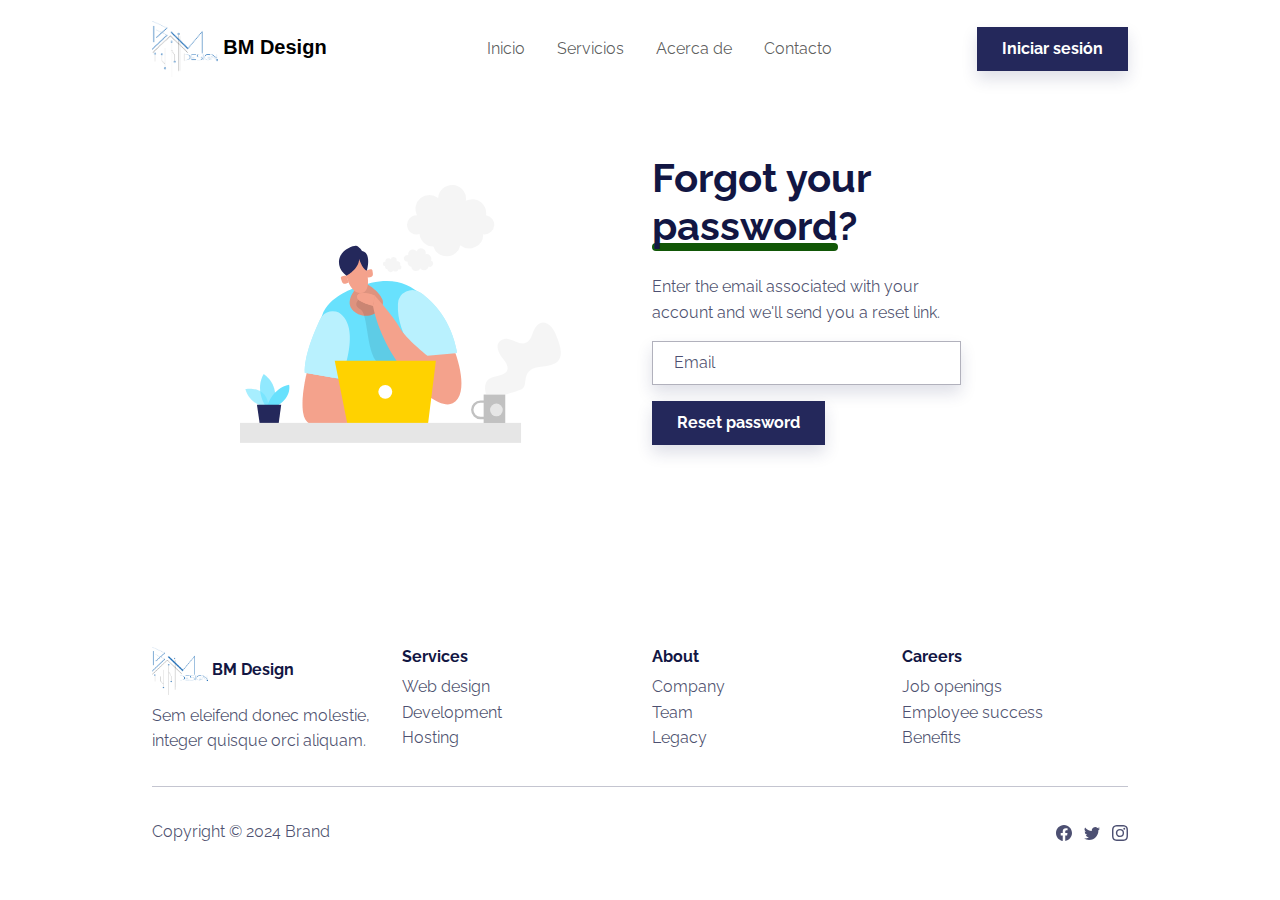
<file: forgotten-password.html>
<!DOCTYPE html>
<html data-bs-theme="auto" lang="es-mx">

<head>
    <meta charset="utf-8">
    <meta name="viewport" content="width=device-width, initial-scale=1.0, shrink-to-fit=no">
    <title>Forgotten Password - Brand</title>
    <link rel="canonical" href="https://bmdesign.mx/forgotten-password.html">
    <meta property="og:url" content="https://bmdesign.mx/forgotten-password.html">
    <script>
        (function() {

            // JavaScript snippet handling Dark/Light mode switching

            const getStoredTheme = () => localStorage.getItem('theme');
            const setStoredTheme = theme => localStorage.setItem('theme', theme);
            const forcedTheme = document.documentElement.getAttribute('data-bss-forced-theme');

            const getPreferredTheme = () => {

                if (forcedTheme) return forcedTheme;

                const storedTheme = getStoredTheme();
                if (storedTheme) {
                    return storedTheme;
                }

                const pageTheme = document.documentElement.getAttribute('data-bs-theme');

                if (pageTheme) {
                    return pageTheme;
                }

                return window.matchMedia('(prefers-color-scheme: dark)').matches ? 'dark' : 'light';
            }

            const setTheme = theme => {
                if (theme === 'auto' && window.matchMedia('(prefers-color-scheme: dark)').matches) {
                    document.documentElement.setAttribute('data-bs-theme', 'dark');
                } else {
                    document.documentElement.setAttribute('data-bs-theme', theme);
                }
            }

            setTheme(getPreferredTheme());

            const showActiveTheme = (theme, focus = false) => {
                const themeSwitchers = [].slice.call(document.querySelectorAll('.theme-switcher'));

                if (!themeSwitchers.length) return;

                document.querySelectorAll('[data-bs-theme-value]').forEach(element => {
                    element.classList.remove('active');
                    element.setAttribute('aria-pressed', 'false');
                });

                for (const themeSwitcher of themeSwitchers) {

                    const btnToActivate = themeSwitcher.querySelector('[data-bs-theme-value="' + theme + '"]');

                    if (btnToActivate) {
                        btnToActivate.classList.add('active');
                        btnToActivate.setAttribute('aria-pressed', 'true');
                    }
                }
            }

            window.matchMedia('(prefers-color-scheme: dark)').addEventListener('change', () => {
                const storedTheme = getStoredTheme();
                if (storedTheme !== 'light' && storedTheme !== 'dark') {
                    setTheme(getPreferredTheme());
                }
            });

            window.addEventListener('DOMContentLoaded', () => {
                showActiveTheme(getPreferredTheme());

                document.querySelectorAll('[data-bs-theme-value]')
                    .forEach(toggle => {
                        toggle.addEventListener('click', (e) => {
                            e.preventDefault();
                            const theme = toggle.getAttribute('data-bs-theme-value');
                            setStoredTheme(theme);
                            setTheme(theme);
                            showActiveTheme(theme);
                        })
                    })
            });
        })();
    </script>
    <link rel="stylesheet" href="assets/bootstrap/css/bootstrap.min.css?h=5fe79462834491b3bde4026987c3b88c">
    <link rel="stylesheet" href="https://fonts.googleapis.com/css?family=Raleway:300italic,400italic,600italic,700italic,800italic,400,300,600,700,800&amp;display=swap">
    <link rel="stylesheet" href="assets/css/bmdesign.css?h=da658a721080ef7714cd0968ba524359">
    <link rel="stylesheet" href="assets/css/Hero-Carousel-images.css?h=4f3cfa46e40e236365345fc77963f4b8">
</head>

<body>
    <!-- Start: Navbar Centered Links -->
    <nav class="navbar navbar-expand-md fixed-top navbar-shrink py-3 navbar-light" id="mainNav">
        <div class="container"><a class="navbar-brand d-flex align-items-center" href="/"><span class="custom-font bold"><img class="bs-icon-sm" src="assets/img/bmdesign/BM%20DESIGN%203.png?h=b37633575e01832894a1f096b7edbfd5" style="max-height: 3.5rem;">&nbsp;BM Design</span></a><button data-bs-toggle="collapse" class="navbar-toggler" data-bs-target="#navcol-1"><span class="visually-hidden">Toggle navigation</span><span class="navbar-toggler-icon"></span></button>
            <div class="collapse navbar-collapse" id="navcol-1">
                <ul class="navbar-nav mx-auto">
                    <li class="nav-item"><a class="nav-link" href="index.html">Inicio</a></li>
                    <li class="nav-item"><a class="nav-link" href="services.html">Servicios</a></li>
                    <li class="nav-item"><a class="nav-link" href="about-us.html">Acerca de</a></li>
                    <li class="nav-item"><a class="nav-link" href="contacts.html">Contacto</a></li>
                </ul><a class="btn btn-primary shadow" role="button" href="signup.html">Iniciar sesión</a>
            </div>
        </div>
    </nav><!-- End: Navbar Centered Links -->
    <section class="py-4 py-md-5 mt-5">
        <div class="container py-md-5">
            <div class="row d-flex align-items-center">
                <div class="col-md-6 text-center"><img class="img-fluid w-100" src="assets/img/illustrations/desk.svg?h=564975c984a31da9215247a176652d21"></div>
                <div class="col-md-5 col-xl-4 text-center text-md-start">
                    <h2 class="display-6 fw-bold mb-4">Forgot your <span class="underline">password</span>?</h2>
                    <p class="text-muted">Enter the email associated with your account and we'll send you a reset link.</p>
                    <form method="post" data-bs-theme="light">
                        <div class="mb-3"><input class="shadow form-control" type="email" name="email" placeholder="Email"></div>
                        <div class="mb-5"><button class="btn btn-primary shadow" type="submit">Reset password</button></div>
                    </form>
                </div>
            </div>
        </div>
    </section><!-- Start: Footer Multi Column -->
    <footer>
        <div class="container py-4 py-lg-5">
            <div class="row row-cols-2 row-cols-md-4">
                <!-- Start: Social Icons -->
                <div class="col-12 col-md-3">
                    <div class="fw-bold d-flex align-items-center mb-2"><span><img class="bs-icon-sm" style="max-height: 3rem !important;" src="assets/img/bmdesign/BM%20DESIGN2.png?h=b37633575e01832894a1f096b7edbfd5">&nbsp;BM Design</span></div>
                    <p class="text-muted">Sem eleifend donec molestie, integer quisque orci aliquam.</p>
                </div><!-- End: Social Icons -->
                <!-- Start: Services -->
                <div class="col-sm-4 col-md-3 text-lg-start d-flex flex-column">
                    <h3 class="fs-6 fw-bold">Services</h3>
                    <ul class="list-unstyled">
                        <li><a href="#">Web design</a></li>
                        <li><a href="#">Development</a></li>
                        <li><a href="#">Hosting</a></li>
                    </ul>
                </div><!-- End: Services -->
                <!-- Start: About -->
                <div class="col-sm-4 col-md-3 text-lg-start d-flex flex-column">
                    <h3 class="fs-6 fw-bold">About</h3>
                    <ul class="list-unstyled">
                        <li><a href="#">Company</a></li>
                        <li><a href="#">Team</a></li>
                        <li><a href="#">Legacy</a></li>
                    </ul>
                </div><!-- End: About -->
                <!-- Start: Careers -->
                <div class="col-sm-4 col-md-3 text-lg-start d-flex flex-column">
                    <h3 class="fs-6 fw-bold">Careers</h3>
                    <ul class="list-unstyled">
                        <li><a href="#">Job openings</a></li>
                        <li><a href="#">Employee success</a></li>
                        <li><a href="#">Benefits</a></li>
                    </ul>
                </div><!-- End: Careers -->
            </div>
            <hr>
            <div class="text-muted d-flex justify-content-between align-items-center pt-3">
                <p class="mb-0">Copyright © 2024 Brand</p>
                <ul class="list-inline mb-0">
                    <li class="list-inline-item"><svg xmlns="http://www.w3.org/2000/svg" width="1em" height="1em" fill="currentColor" viewBox="0 0 16 16" class="bi bi-facebook">
                            <path d="M16 8.049c0-4.446-3.582-8.05-8-8.05C3.58 0-.002 3.603-.002 8.05c0 4.017 2.926 7.347 6.75 7.951v-5.625h-2.03V8.05H6.75V6.275c0-2.017 1.195-3.131 3.022-3.131.876 0 1.791.157 1.791.157v1.98h-1.009c-.993 0-1.303.621-1.303 1.258v1.51h2.218l-.354 2.326H9.25V16c3.824-.604 6.75-3.934 6.75-7.951"></path>
                        </svg></li>
                    <li class="list-inline-item"><svg xmlns="http://www.w3.org/2000/svg" width="1em" height="1em" fill="currentColor" viewBox="0 0 16 16" class="bi bi-twitter">
                            <path d="M5.026 15c6.038 0 9.341-5.003 9.341-9.334 0-.14 0-.282-.006-.422A6.685 6.685 0 0 0 16 3.542a6.658 6.658 0 0 1-1.889.518 3.301 3.301 0 0 0 1.447-1.817 6.533 6.533 0 0 1-2.087.793A3.286 3.286 0 0 0 7.875 6.03a9.325 9.325 0 0 1-6.767-3.429 3.289 3.289 0 0 0 1.018 4.382A3.323 3.323 0 0 1 .64 6.575v.045a3.288 3.288 0 0 0 2.632 3.218 3.203 3.203 0 0 1-.865.115 3.23 3.23 0 0 1-.614-.057 3.283 3.283 0 0 0 3.067 2.277A6.588 6.588 0 0 1 .78 13.58a6.32 6.32 0 0 1-.78-.045A9.344 9.344 0 0 0 5.026 15"></path>
                        </svg></li>
                    <li class="list-inline-item"><svg xmlns="http://www.w3.org/2000/svg" width="1em" height="1em" fill="currentColor" viewBox="0 0 16 16" class="bi bi-instagram">
                            <path d="M8 0C5.829 0 5.556.01 4.703.048 3.85.088 3.269.222 2.76.42a3.917 3.917 0 0 0-1.417.923A3.927 3.927 0 0 0 .42 2.76C.222 3.268.087 3.85.048 4.7.01 5.555 0 5.827 0 8.001c0 2.172.01 2.444.048 3.297.04.852.174 1.433.372 1.942.205.526.478.972.923 1.417.444.445.89.719 1.416.923.51.198 1.09.333 1.942.372C5.555 15.99 5.827 16 8 16s2.444-.01 3.298-.048c.851-.04 1.434-.174 1.943-.372a3.916 3.916 0 0 0 1.416-.923c.445-.445.718-.891.923-1.417.197-.509.332-1.09.372-1.942C15.99 10.445 16 10.173 16 8s-.01-2.445-.048-3.299c-.04-.851-.175-1.433-.372-1.941a3.926 3.926 0 0 0-.923-1.417A3.911 3.911 0 0 0 13.24.42c-.51-.198-1.092-.333-1.943-.372C10.443.01 10.172 0 7.998 0h.003zm-.717 1.442h.718c2.136 0 2.389.007 3.232.046.78.035 1.204.166 1.486.275.373.145.64.319.92.599.28.28.453.546.598.92.11.281.24.705.275 1.485.039.843.047 1.096.047 3.231s-.008 2.389-.047 3.232c-.035.78-.166 1.203-.275 1.485a2.47 2.47 0 0 1-.599.919c-.28.28-.546.453-.92.598-.28.11-.704.24-1.485.276-.843.038-1.096.047-3.232.047s-2.39-.009-3.233-.047c-.78-.036-1.203-.166-1.485-.276a2.478 2.478 0 0 1-.92-.598 2.48 2.48 0 0 1-.6-.92c-.109-.281-.24-.705-.275-1.485-.038-.843-.046-1.096-.046-3.233 0-2.136.008-2.388.046-3.231.036-.78.166-1.204.276-1.486.145-.373.319-.64.599-.92.28-.28.546-.453.92-.598.282-.11.705-.24 1.485-.276.738-.034 1.024-.044 2.515-.045v.002zm4.988 1.328a.96.96 0 1 0 0 1.92.96.96 0 0 0 0-1.92zm-4.27 1.122a4.109 4.109 0 1 0 0 8.217 4.109 4.109 0 0 0 0-8.217zm0 1.441a2.667 2.667 0 1 1 0 5.334 2.667 2.667 0 0 1 0-5.334"></path>
                        </svg></li>
                </ul>
            </div>
        </div>
    </footer><!-- End: Footer Multi Column -->
    <script src="https://cdnjs.cloudflare.com/ajax/libs/jquery/3.7.0/jquery.min.js"></script>
    <script src="https://cdn.jsdelivr.net/npm/bootstrap@5.3.2/dist/js/bootstrap.bundle.min.js"></script>
    <script src="assets/js/startup-modern.js?h=860a1ecddc64fd24c02f2fc109343dbd"></script>
</body>

</html>
</file>
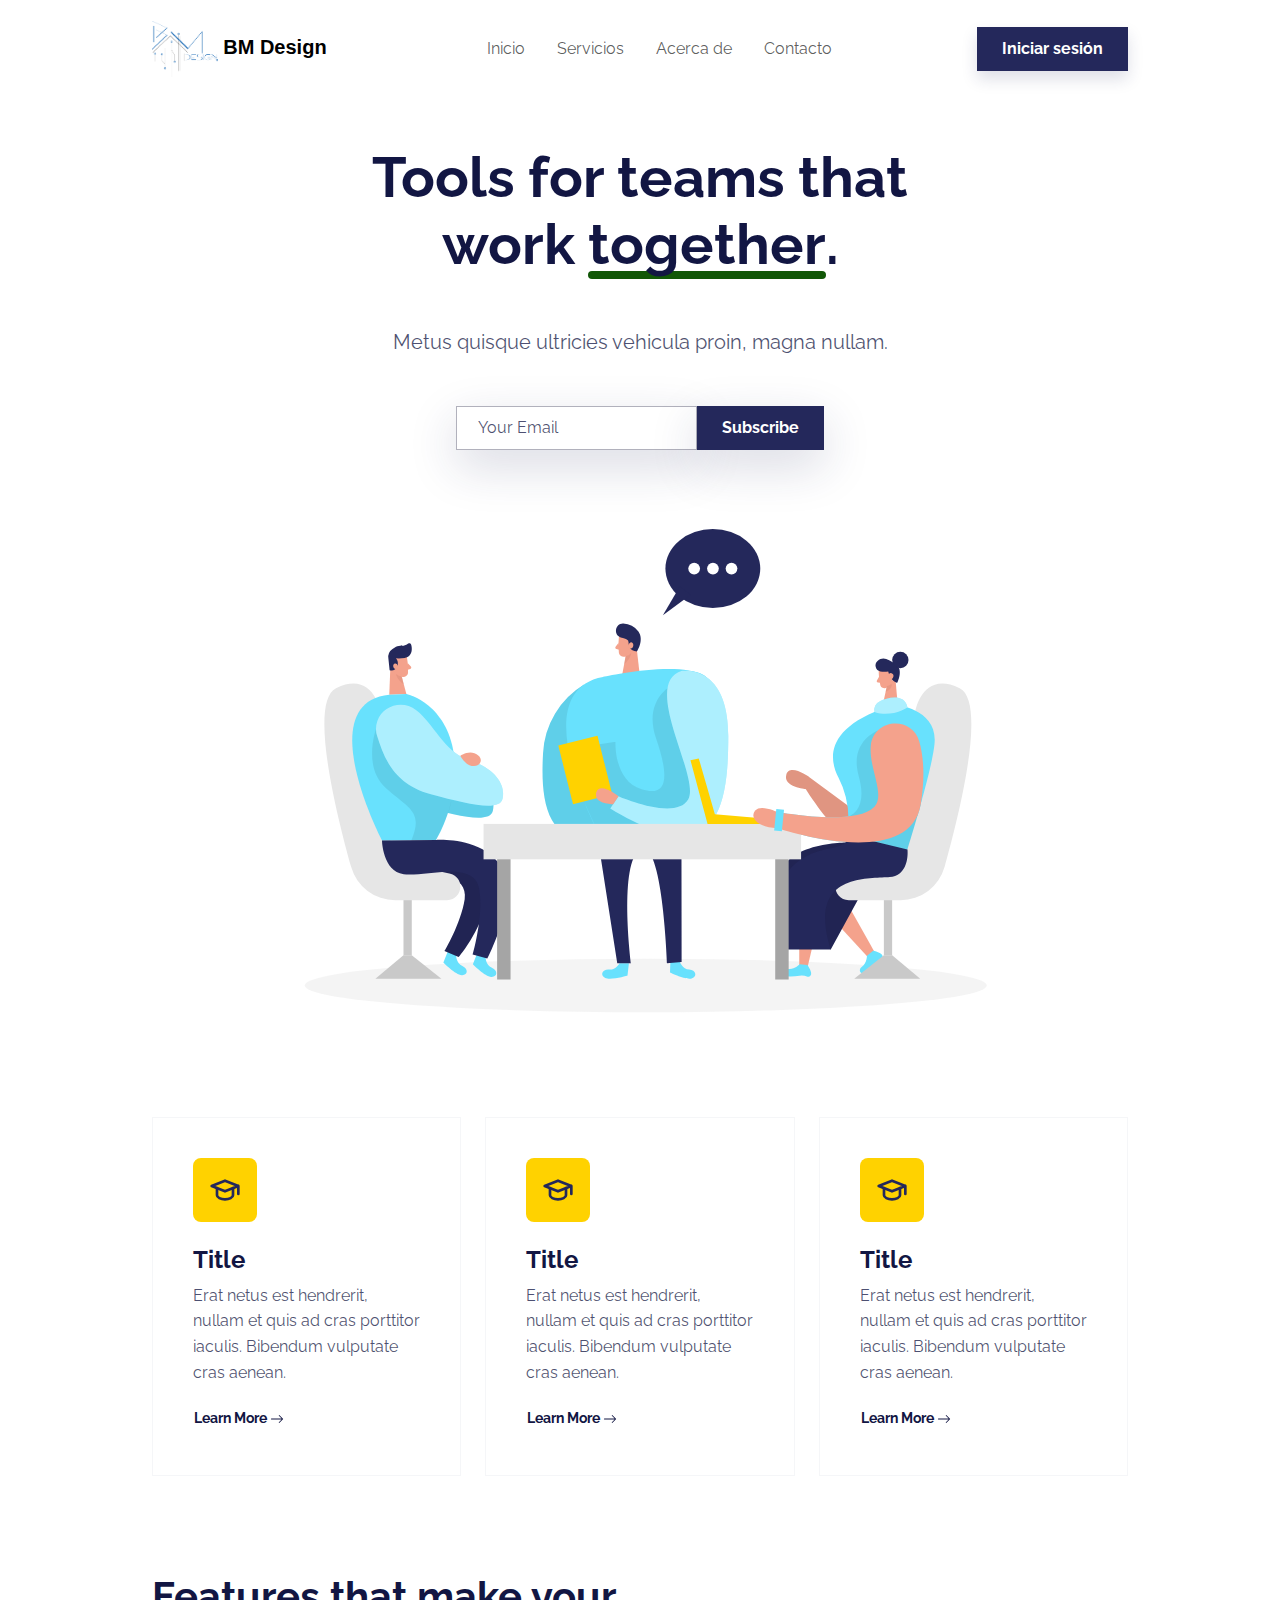
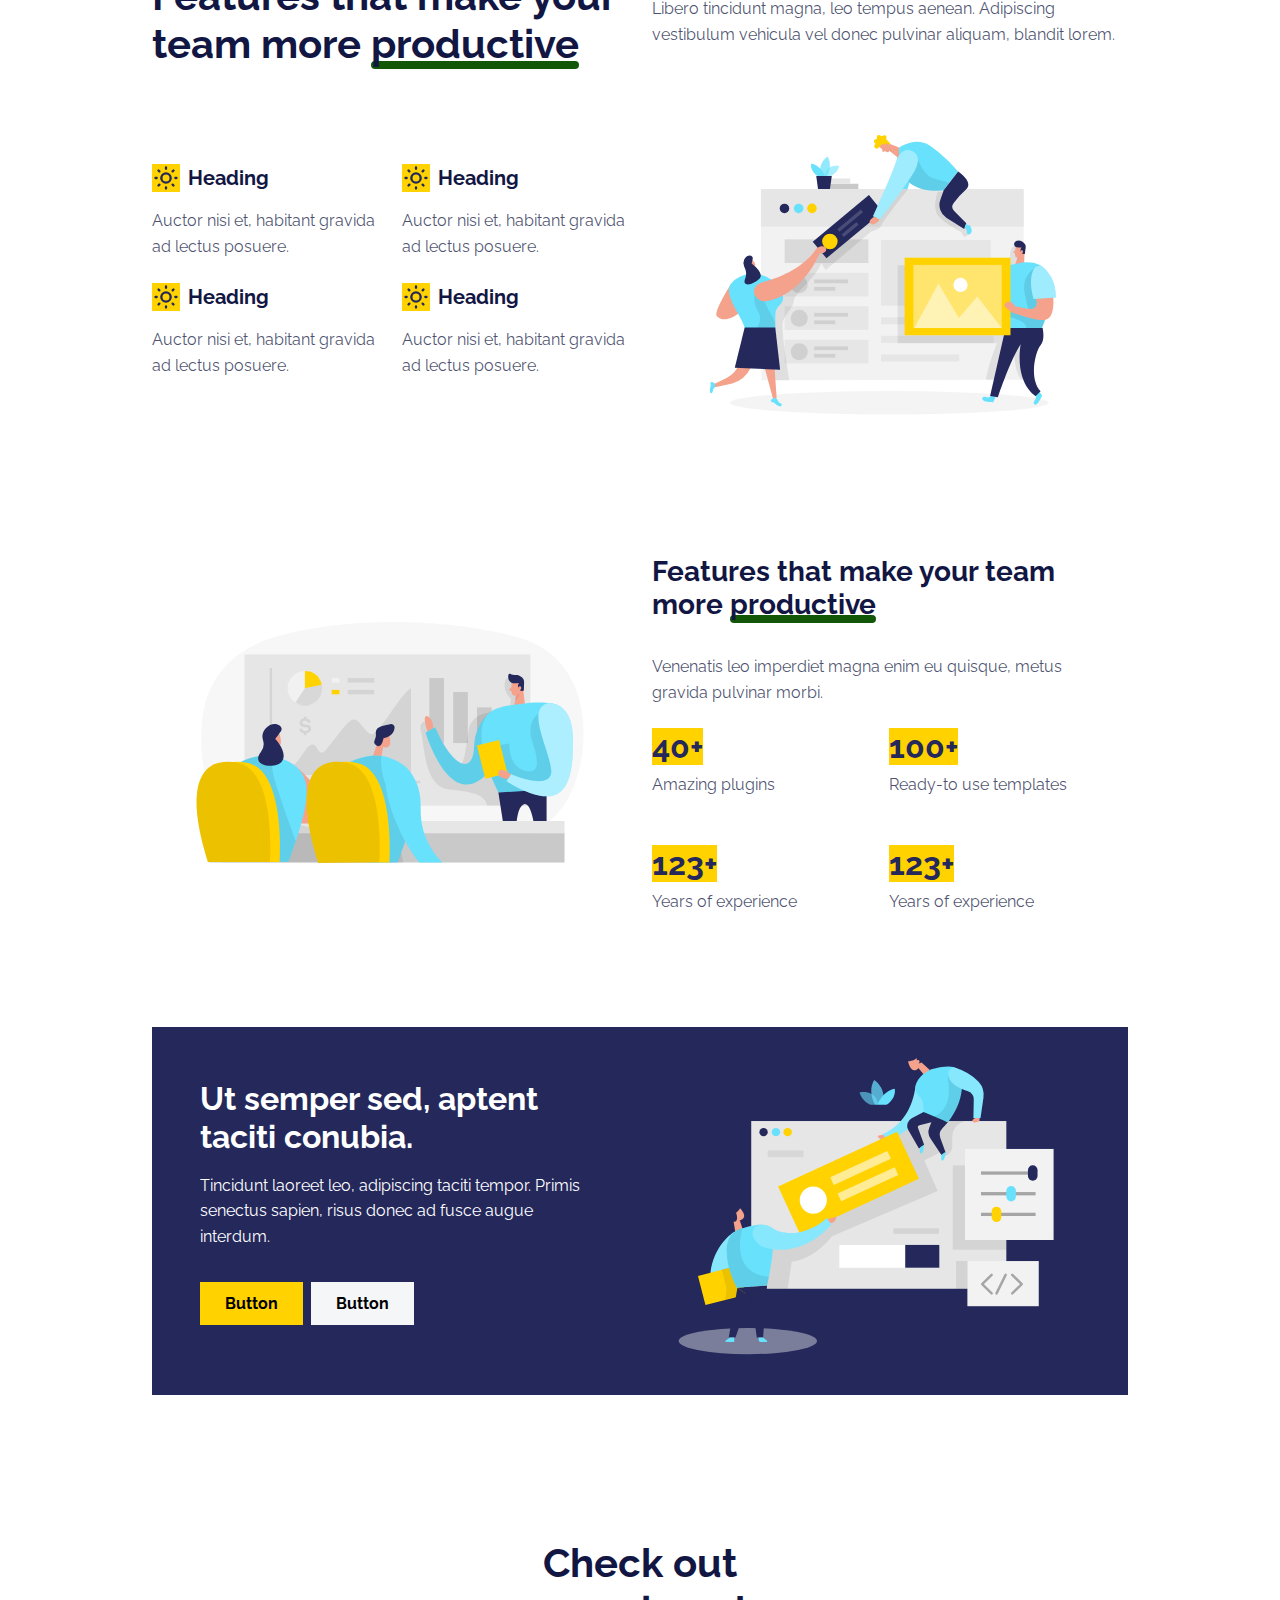
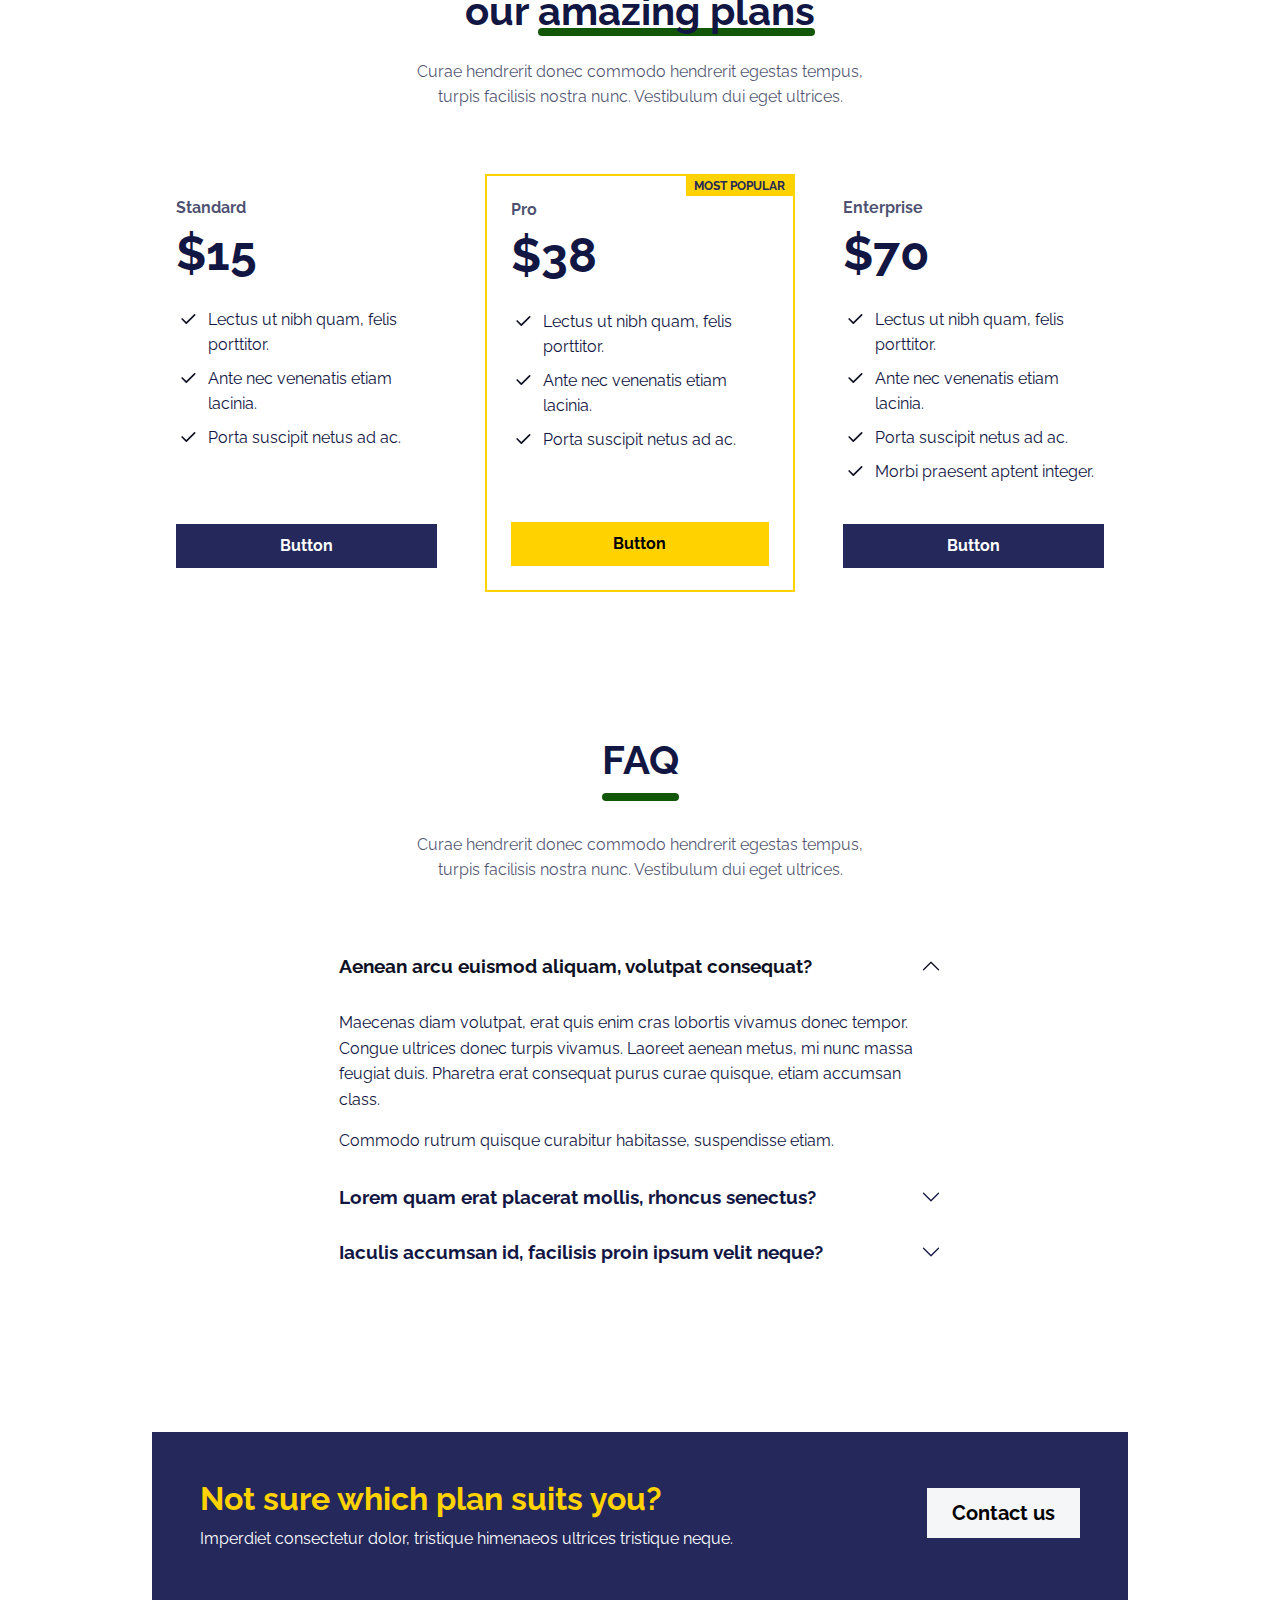
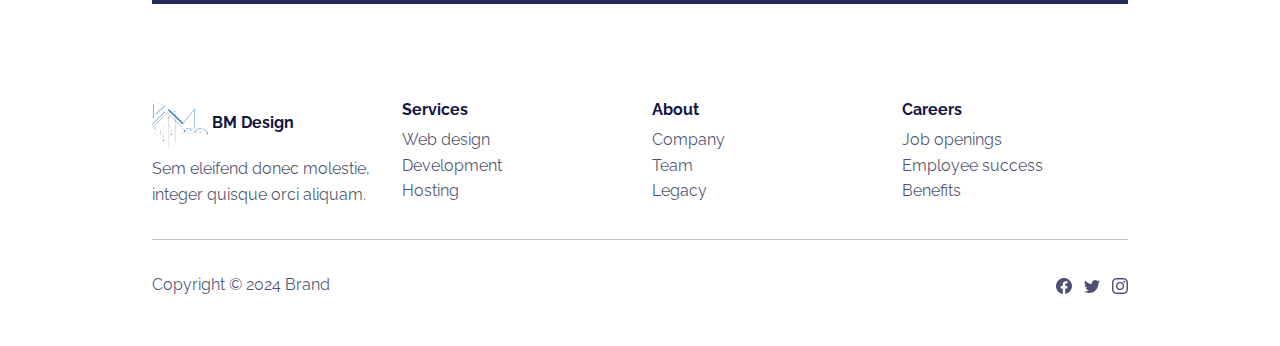
<file: index-1.html>
<!DOCTYPE html>
<html data-bs-theme="auto" lang="en">

<head>
    <meta charset="utf-8">
    <meta name="viewport" content="width=device-width, initial-scale=1.0, shrink-to-fit=no">
    <title>Home - Brand</title>
    <link rel="canonical" href="https://bmdesign.mx/index-1.html">
    <meta property="og:url" content="https://bmdesign.mx/index-1.html">
    <script>
        (function() {

            // JavaScript snippet handling Dark/Light mode switching

            const getStoredTheme = () => localStorage.getItem('theme');
            const setStoredTheme = theme => localStorage.setItem('theme', theme);
            const forcedTheme = document.documentElement.getAttribute('data-bss-forced-theme');

            const getPreferredTheme = () => {

                if (forcedTheme) return forcedTheme;

                const storedTheme = getStoredTheme();
                if (storedTheme) {
                    return storedTheme;
                }

                const pageTheme = document.documentElement.getAttribute('data-bs-theme');

                if (pageTheme) {
                    return pageTheme;
                }

                return window.matchMedia('(prefers-color-scheme: dark)').matches ? 'dark' : 'light';
            }

            const setTheme = theme => {
                if (theme === 'auto' && window.matchMedia('(prefers-color-scheme: dark)').matches) {
                    document.documentElement.setAttribute('data-bs-theme', 'dark');
                } else {
                    document.documentElement.setAttribute('data-bs-theme', theme);
                }
            }

            setTheme(getPreferredTheme());

            const showActiveTheme = (theme, focus = false) => {
                const themeSwitchers = [].slice.call(document.querySelectorAll('.theme-switcher'));

                if (!themeSwitchers.length) return;

                document.querySelectorAll('[data-bs-theme-value]').forEach(element => {
                    element.classList.remove('active');
                    element.setAttribute('aria-pressed', 'false');
                });

                for (const themeSwitcher of themeSwitchers) {

                    const btnToActivate = themeSwitcher.querySelector('[data-bs-theme-value="' + theme + '"]');

                    if (btnToActivate) {
                        btnToActivate.classList.add('active');
                        btnToActivate.setAttribute('aria-pressed', 'true');
                    }
                }
            }

            window.matchMedia('(prefers-color-scheme: dark)').addEventListener('change', () => {
                const storedTheme = getStoredTheme();
                if (storedTheme !== 'light' && storedTheme !== 'dark') {
                    setTheme(getPreferredTheme());
                }
            });

            window.addEventListener('DOMContentLoaded', () => {
                showActiveTheme(getPreferredTheme());

                document.querySelectorAll('[data-bs-theme-value]')
                    .forEach(toggle => {
                        toggle.addEventListener('click', (e) => {
                            e.preventDefault();
                            const theme = toggle.getAttribute('data-bs-theme-value');
                            setStoredTheme(theme);
                            setTheme(theme);
                            showActiveTheme(theme);
                        })
                    })
            });
        })();
    </script>
    <link rel="stylesheet" href="assets/bootstrap/css/bootstrap.min.css?h=5fe79462834491b3bde4026987c3b88c">
    <link rel="stylesheet" href="https://fonts.googleapis.com/css?family=Raleway:300italic,400italic,600italic,700italic,800italic,400,300,600,700,800&amp;display=swap">
    <link rel="stylesheet" href="assets/css/bmdesign.css?h=da658a721080ef7714cd0968ba524359">
    <link rel="stylesheet" href="assets/css/Hero-Carousel-images.css?h=4f3cfa46e40e236365345fc77963f4b8">
</head>

<body>
    <!-- Start: Navbar Centered Links -->
    <nav class="navbar navbar-expand-md fixed-top navbar-shrink py-3 navbar-light" id="mainNav">
        <div class="container"><a class="navbar-brand d-flex align-items-center" href="/"><span class="custom-font bold"><img class="bs-icon-sm" src="assets/img/bmdesign/BM%20DESIGN%203.png?h=b37633575e01832894a1f096b7edbfd5" style="max-height: 3.5rem;">&nbsp;BM Design</span></a><button data-bs-toggle="collapse" class="navbar-toggler" data-bs-target="#navcol-1"><span class="visually-hidden">Toggle navigation</span><span class="navbar-toggler-icon"></span></button>
            <div class="collapse navbar-collapse" id="navcol-1">
                <ul class="navbar-nav mx-auto">
                    <li class="nav-item"><a class="nav-link" href="index.html">Inicio</a></li>
                    <li class="nav-item"><a class="nav-link" href="services.html">Servicios</a></li>
                    <li class="nav-item"><a class="nav-link" href="about-us.html">Acerca de</a></li>
                    <li class="nav-item"><a class="nav-link" href="contacts.html">Contacto</a></li>
                </ul><a class="btn btn-primary shadow" role="button" href="signup.html">Iniciar sesión</a>
            </div>
        </div>
    </nav><!-- End: Navbar Centered Links -->
    <header class="pt-5">
        <!-- Start: Hero Clean Reverse -->
        <div class="container pt-4 pt-xl-5">
            <div class="row pt-5">
                <div class="col-md-8 text-center text-md-start mx-auto">
                    <div class="text-center">
                        <h1 class="display-4 fw-bold mb-5">Tools for teams that work&nbsp;<span class="underline">together</span>.</h1>
                        <p class="fs-5 text-muted mb-5">Metus quisque ultricies vehicula proin, magna nullam.</p>
                        <form class="d-flex justify-content-center flex-wrap" method="post" data-bs-theme="light">
                            <div class="shadow-lg mb-3"><input class="form-control" type="email" name="email" placeholder="Your Email"></div>
                            <div class="shadow-lg mb-3"><button class="btn btn-primary" type="submit">Subscribe </button></div>
                        </form>
                    </div>
                </div>
                <div class="col-12 col-lg-10 mx-auto">
                    <div class="text-center position-relative"><img class="img-fluid" src="assets/img/illustrations/meeting.svg?h=c663f8d8c612bee13c84963c242e37c8" style="width: 800px;"></div>
                </div>
            </div>
        </div><!-- End: Hero Clean Reverse -->
    </header>
    <section>
        <!-- Start: Features Centered Icons -->
        <div class="container py-4 py-xl-5">
            <div class="row gy-4 row-cols-1 row-cols-md-2 row-cols-lg-3">
                <div class="col">
                    <div class="card border-light border-1 d-flex justify-content-center p-4">
                        <div class="card-body">
                            <div class="bs-icon-lg bs-icon-rounded bs-icon-secondary d-flex flex-shrink-0 justify-content-center align-items-center d-inline-block mb-4 bs-icon"><svg xmlns="http://www.w3.org/2000/svg" width="1em" height="1em" viewBox="0 0 24 24" stroke-width="2" stroke="currentColor" fill="none" stroke-linecap="round" stroke-linejoin="round" class="icon icon-tabler icon-tabler-school">
                                    <path stroke="none" d="M0 0h24v24H0z" fill="none"></path>
                                    <path d="M22 9l-10 -4l-10 4l10 4l10 -4v6"></path>
                                    <path d="M6 10.6v5.4a6 3 0 0 0 12 0v-5.4"></path>
                                </svg></div>
                            <div>
                                <h4 class="fw-bold">Title</h4>
                                <p class="text-muted">Erat netus est hendrerit, nullam et quis ad cras porttitor iaculis. Bibendum vulputate cras aenean.</p><button class="btn btn-sm px-0" type="button">Learn More&nbsp;<svg xmlns="http://www.w3.org/2000/svg" width="1em" height="1em" fill="currentColor" viewBox="0 0 16 16" class="bi bi-arrow-right">
                                        <path fill-rule="evenodd" d="M1 8a.5.5 0 0 1 .5-.5h11.793l-3.147-3.146a.5.5 0 0 1 .708-.708l4 4a.5.5 0 0 1 0 .708l-4 4a.5.5 0 0 1-.708-.708L13.293 8.5H1.5A.5.5 0 0 1 1 8"></path>
                                    </svg><br></button>
                            </div>
                        </div>
                    </div>
                </div>
                <div class="col">
                    <div class="card border-light border-1 d-flex justify-content-center p-4">
                        <div class="card-body">
                            <div class="bs-icon-lg bs-icon-rounded bs-icon-secondary d-flex flex-shrink-0 justify-content-center align-items-center d-inline-block mb-4 bs-icon"><svg xmlns="http://www.w3.org/2000/svg" width="1em" height="1em" viewBox="0 0 24 24" stroke-width="2" stroke="currentColor" fill="none" stroke-linecap="round" stroke-linejoin="round" class="icon icon-tabler icon-tabler-school">
                                    <path stroke="none" d="M0 0h24v24H0z" fill="none"></path>
                                    <path d="M22 9l-10 -4l-10 4l10 4l10 -4v6"></path>
                                    <path d="M6 10.6v5.4a6 3 0 0 0 12 0v-5.4"></path>
                                </svg></div>
                            <div>
                                <h4 class="fw-bold">Title</h4>
                                <p class="text-muted">Erat netus est hendrerit, nullam et quis ad cras porttitor iaculis. Bibendum vulputate cras aenean.</p><button class="btn btn-sm px-0" type="button">Learn More&nbsp;<svg xmlns="http://www.w3.org/2000/svg" width="1em" height="1em" fill="currentColor" viewBox="0 0 16 16" class="bi bi-arrow-right">
                                        <path fill-rule="evenodd" d="M1 8a.5.5 0 0 1 .5-.5h11.793l-3.147-3.146a.5.5 0 0 1 .708-.708l4 4a.5.5 0 0 1 0 .708l-4 4a.5.5 0 0 1-.708-.708L13.293 8.5H1.5A.5.5 0 0 1 1 8"></path>
                                    </svg><br></button>
                            </div>
                        </div>
                    </div>
                </div>
                <div class="col">
                    <div class="card border-light border-1 d-flex justify-content-center p-4">
                        <div class="card-body">
                            <div class="bs-icon-lg bs-icon-rounded bs-icon-secondary d-flex flex-shrink-0 justify-content-center align-items-center d-inline-block mb-4 bs-icon"><svg xmlns="http://www.w3.org/2000/svg" width="1em" height="1em" viewBox="0 0 24 24" stroke-width="2" stroke="currentColor" fill="none" stroke-linecap="round" stroke-linejoin="round" class="icon icon-tabler icon-tabler-school">
                                    <path stroke="none" d="M0 0h24v24H0z" fill="none"></path>
                                    <path d="M22 9l-10 -4l-10 4l10 4l10 -4v6"></path>
                                    <path d="M6 10.6v5.4a6 3 0 0 0 12 0v-5.4"></path>
                                </svg></div>
                            <div>
                                <h4 class="fw-bold">Title</h4>
                                <p class="text-muted">Erat netus est hendrerit, nullam et quis ad cras porttitor iaculis. Bibendum vulputate cras aenean.</p><button class="btn btn-sm px-0" type="button">Learn More&nbsp;<svg xmlns="http://www.w3.org/2000/svg" width="1em" height="1em" fill="currentColor" viewBox="0 0 16 16" class="bi bi-arrow-right">
                                        <path fill-rule="evenodd" d="M1 8a.5.5 0 0 1 .5-.5h11.793l-3.147-3.146a.5.5 0 0 1 .708-.708l4 4a.5.5 0 0 1 0 .708l-4 4a.5.5 0 0 1-.708-.708L13.293 8.5H1.5A.5.5 0 0 1 1 8"></path>
                                    </svg><br></button>
                            </div>
                        </div>
                    </div>
                </div>
            </div>
        </div><!-- End: Features Centered Icons -->
    </section>
    <section>
        <!-- Start: Hero Clean Reverse -->
        <div class="container py-4 py-xl-5">
            <div class="row">
                <div class="col-md-6">
                    <h3 class="display-6 fw-bold pb-md-4">Features that make your team more&nbsp;<span class="underline">productive</span></h3>
                </div>
                <div class="col-md-6 pt-4">
                    <p class="text-muted mb-4">Libero tincidunt magna, leo tempus aenean. Adipiscing vestibulum vehicula vel donec pulvinar aliquam, blandit lorem.</p>
                </div>
            </div>
            <div class="row gy-4 gy-md-0">
                <div class="col-md-6 d-flex d-sm-flex d-md-flex justify-content-center align-items-center justify-content-md-start align-items-md-center justify-content-xl-center">
                    <div>
                        <div class="row gy-2 row-cols-1 row-cols-sm-2">
                            <div class="col text-center text-md-start">
                                <div class="d-flex justify-content-center align-items-center justify-content-md-start"><svg xmlns="http://www.w3.org/2000/svg" width="1em" height="1em" viewBox="0 0 24 24" stroke-width="2" stroke="currentColor" fill="none" stroke-linecap="round" stroke-linejoin="round" class="icon icon-tabler icon-tabler-sun fs-3 text-primary bg-secondary">
                                        <path stroke="none" d="M0 0h24v24H0z" fill="none"></path>
                                        <path d="M12 12m-4 0a4 4 0 1 0 8 0a4 4 0 1 0 -8 0"></path>
                                        <path d="M3 12h1m8 -9v1m8 8h1m-9 8v1m-6.4 -15.4l.7 .7m12.1 -.7l-.7 .7m0 11.4l.7 .7m-12.1 -.7l-.7 .7"></path>
                                    </svg>
                                    <h5 class="fw-bold mb-0 ms-2">Heading</h5>
                                </div>
                                <p class="text-muted my-3">Auctor nisi et, habitant gravida ad lectus posuere.</p>
                            </div>
                            <div class="col text-center text-md-start">
                                <div class="d-flex justify-content-center align-items-center justify-content-md-start"><svg xmlns="http://www.w3.org/2000/svg" width="1em" height="1em" viewBox="0 0 24 24" stroke-width="2" stroke="currentColor" fill="none" stroke-linecap="round" stroke-linejoin="round" class="icon icon-tabler icon-tabler-sun fs-3 text-primary bg-secondary">
                                        <path stroke="none" d="M0 0h24v24H0z" fill="none"></path>
                                        <path d="M12 12m-4 0a4 4 0 1 0 8 0a4 4 0 1 0 -8 0"></path>
                                        <path d="M3 12h1m8 -9v1m8 8h1m-9 8v1m-6.4 -15.4l.7 .7m12.1 -.7l-.7 .7m0 11.4l.7 .7m-12.1 -.7l-.7 .7"></path>
                                    </svg>
                                    <h5 class="fw-bold mb-0 ms-2">Heading</h5>
                                </div>
                                <p class="text-muted my-3">Auctor nisi et, habitant gravida ad lectus posuere.</p>
                            </div>
                            <div class="col text-center text-md-start">
                                <div class="d-flex justify-content-center align-items-center justify-content-md-start"><svg xmlns="http://www.w3.org/2000/svg" width="1em" height="1em" viewBox="0 0 24 24" stroke-width="2" stroke="currentColor" fill="none" stroke-linecap="round" stroke-linejoin="round" class="icon icon-tabler icon-tabler-sun fs-3 text-primary bg-secondary">
                                        <path stroke="none" d="M0 0h24v24H0z" fill="none"></path>
                                        <path d="M12 12m-4 0a4 4 0 1 0 8 0a4 4 0 1 0 -8 0"></path>
                                        <path d="M3 12h1m8 -9v1m8 8h1m-9 8v1m-6.4 -15.4l.7 .7m12.1 -.7l-.7 .7m0 11.4l.7 .7m-12.1 -.7l-.7 .7"></path>
                                    </svg>
                                    <h5 class="fw-bold mb-0 ms-2">Heading</h5>
                                </div>
                                <p class="text-muted my-3">Auctor nisi et, habitant gravida ad lectus posuere.</p>
                            </div>
                            <div class="col text-center text-md-start">
                                <div class="d-flex justify-content-center align-items-center justify-content-md-start"><svg xmlns="http://www.w3.org/2000/svg" width="1em" height="1em" viewBox="0 0 24 24" stroke-width="2" stroke="currentColor" fill="none" stroke-linecap="round" stroke-linejoin="round" class="icon icon-tabler icon-tabler-sun fs-3 text-primary bg-secondary">
                                        <path stroke="none" d="M0 0h24v24H0z" fill="none"></path>
                                        <path d="M12 12m-4 0a4 4 0 1 0 8 0a4 4 0 1 0 -8 0"></path>
                                        <path d="M3 12h1m8 -9v1m8 8h1m-9 8v1m-6.4 -15.4l.7 .7m12.1 -.7l-.7 .7m0 11.4l.7 .7m-12.1 -.7l-.7 .7"></path>
                                    </svg>
                                    <h5 class="fw-bold mb-0 ms-2">Heading</h5>
                                </div>
                                <p class="text-muted my-3">Auctor nisi et, habitant gravida ad lectus posuere.</p>
                            </div>
                        </div>
                    </div>
                </div>
                <div class="col-md-6 order-first order-md-last">
                    <div><img class="rounded img-fluid w-100 fit-cover" style="min-height: 300px;" src="assets/img/illustrations/teamwork.svg?h=c9d16670db4191bc86105dabde77d312"></div>
                </div>
            </div>
        </div><!-- End: Hero Clean Reverse -->
    </section>
    <section>
        <!-- Start: Hero Clean Reverse -->
        <div class="container py-4 py-xl-5">
            <div class="row gy-4 gy-md-0">
                <div class="col-md-6 text-center text-md-start d-flex d-sm-flex d-md-flex justify-content-center align-items-center justify-content-md-start align-items-md-center justify-content-xl-center">
                    <div><img class="rounded img-fluid fit-cover" style="min-height: 300px;" src="assets/img/illustrations/presentation.svg?h=a949db52f9d6c50dd266e4eb5044d95a" width="800"></div>
                </div>
                <div class="col">
                    <div style="max-width: 450px;">
                        <h3 class="fw-bold pb-md-4">Features that make your team more&nbsp;<span class="underline">productive</span></h3>
                        <p class="text-muted py-4 py-md-0">Venenatis leo imperdiet magna enim eu quisque, metus gravida pulvinar morbi.</p>
                        <div class="row gy-4 row-cols-2 row-cols-md-2">
                            <div class="col">
                                <div><span class="fs-2 fw-bold text-primary bg-secondary">40+</span>
                                    <p class="fw-normal text-muted">Amazing plugins</p>
                                </div>
                            </div>
                            <div class="col">
                                <div><span class="fs-2 fw-bold text-primary bg-secondary">100+</span>
                                    <p class="fw-normal text-muted">Ready-to use templates</p>
                                </div>
                            </div>
                            <div class="col">
                                <div><span class="fs-2 fw-bold text-primary bg-secondary">123+</span>
                                    <p class="fw-normal text-muted">Years of experience</p>
                                </div>
                            </div>
                            <div class="col">
                                <div><span class="fs-2 fw-bold text-primary bg-secondary">123+</span>
                                    <p class="fw-normal text-muted">Years of experience</p>
                                </div>
                            </div>
                        </div>
                    </div>
                </div>
            </div>
        </div><!-- End: Hero Clean Reverse -->
    </section><!-- Start: Banner Heading Image -->
    <section class="py-4 py-xl-5">
        <!-- Start: 1 Row 2 Columns -->
        <div class="container">
            <div class="bg-primary border rounded border-0 border-primary overflow-hidden">
                <div class="row g-0">
                    <div class="col-md-6 d-flex flex-column justify-content-center">
                        <div class="text-white p-4 p-md-5">
                            <h2 class="fw-bold mb-3">Ut semper sed, aptent taciti conubia.</h2>
                            <p class="mb-4">Tincidunt laoreet leo, adipiscing taciti tempor. Primis senectus sapien, risus donec ad fusce augue interdum.</p>
                            <div class="my-3"><a class="btn btn-secondary me-2 mt-2" role="button" href="#">Button</a><a class="btn btn-light mt-2" role="button" href="#">Button</a></div>
                        </div>
                    </div>
                    <div class="col-md-6 order-first order-md-last" style="min-height: 250px;"><img class="w-100 h-100 fit-contain pt-5 pt-md-0" src="assets/img/illustrations/web-development.svg?h=b53e17a605148633758769f0842db9a4"></div>
                </div>
            </div>
        </div><!-- End: 1 Row 2 Columns -->
    </section><!-- End: Banner Heading Image -->
    <section class="py-5">
        <!-- Start: Pricing Clean -->
        <div class="container py-4 py-xl-5">
            <div class="row mb-5">
                <div class="col-md-8 col-xl-6 text-center mx-auto">
                    <h2 class="display-6 fw-bold mb-4">Check out<br>our <span class="underline">amazing plans</span></h2>
                    <p class="text-muted">Curae hendrerit donec commodo hendrerit egestas tempus, turpis facilisis nostra nunc. Vestibulum dui eget ultrices.</p>
                </div>
            </div>
            <div class="row gy-4 row-cols-1 row-cols-md-2 row-cols-lg-3">
                <div class="col">
                    <div class="card border-0 h-100">
                        <div class="card-body d-flex flex-column justify-content-between p-4">
                            <div>
                                <h6 class="fw-bold text-muted">Standard</h6>
                                <h4 class="display-5 fw-bold mb-4">$15</h4>
                                <ul class="list-unstyled">
                                    <li class="d-flex mb-2"><span class="bs-icon-xs bs-icon-rounded bs-icon me-2"><svg xmlns="http://www.w3.org/2000/svg" width="1em" height="1em" viewBox="0 0 24 24" stroke-width="2" stroke="currentColor" fill="none" stroke-linecap="round" stroke-linejoin="round" class="icon icon-tabler icon-tabler-check fs-5 text-primary-emphasis">
                                                <path stroke="none" d="M0 0h24v24H0z" fill="none"></path>
                                                <path d="M5 12l5 5l10 -10"></path>
                                            </svg></span><span>Lectus ut nibh quam, felis porttitor.</span></li>
                                    <li class="d-flex mb-2"><span class="bs-icon-xs bs-icon-rounded bs-icon me-2"><svg xmlns="http://www.w3.org/2000/svg" width="1em" height="1em" viewBox="0 0 24 24" stroke-width="2" stroke="currentColor" fill="none" stroke-linecap="round" stroke-linejoin="round" class="icon icon-tabler icon-tabler-check fs-5 text-primary-emphasis">
                                                <path stroke="none" d="M0 0h24v24H0z" fill="none"></path>
                                                <path d="M5 12l5 5l10 -10"></path>
                                            </svg></span><span>Ante nec venenatis etiam lacinia.</span></li>
                                    <li class="d-flex mb-2"><span class="bs-icon-xs bs-icon-rounded bs-icon me-2"><svg xmlns="http://www.w3.org/2000/svg" width="1em" height="1em" viewBox="0 0 24 24" stroke-width="2" stroke="currentColor" fill="none" stroke-linecap="round" stroke-linejoin="round" class="icon icon-tabler icon-tabler-check fs-5 text-primary-emphasis">
                                                <path stroke="none" d="M0 0h24v24H0z" fill="none"></path>
                                                <path d="M5 12l5 5l10 -10"></path>
                                            </svg></span><span>Porta suscipit netus ad ac.</span></li>
                                </ul>
                            </div><a class="btn btn-primary" role="button" href="#">Button</a>
                        </div>
                    </div>
                </div>
                <div class="col">
                    <div class="card border-secondary border-2 h-100">
                        <div class="card-body d-flex flex-column justify-content-between p-4"><span class="badge bg-secondary position-absolute top-0 end-0 rounded-bottom-left text-uppercase text-primary">Most Popular</span>
                            <div>
                                <h6 class="fw-bold text-muted">Pro</h6>
                                <h4 class="display-5 fw-bold mb-4">$38</h4>
                                <ul class="list-unstyled">
                                    <li class="d-flex mb-2"><span class="bs-icon-xs bs-icon-rounded bs-icon me-2"><svg xmlns="http://www.w3.org/2000/svg" width="1em" height="1em" viewBox="0 0 24 24" stroke-width="2" stroke="currentColor" fill="none" stroke-linecap="round" stroke-linejoin="round" class="icon icon-tabler icon-tabler-check fs-5 text-primary-emphasis">
                                                <path stroke="none" d="M0 0h24v24H0z" fill="none"></path>
                                                <path d="M5 12l5 5l10 -10"></path>
                                            </svg></span><span>Lectus ut nibh quam, felis porttitor.</span></li>
                                    <li class="d-flex mb-2"><span class="bs-icon-xs bs-icon-rounded bs-icon me-2"><svg xmlns="http://www.w3.org/2000/svg" width="1em" height="1em" viewBox="0 0 24 24" stroke-width="2" stroke="currentColor" fill="none" stroke-linecap="round" stroke-linejoin="round" class="icon icon-tabler icon-tabler-check fs-5 text-primary-emphasis">
                                                <path stroke="none" d="M0 0h24v24H0z" fill="none"></path>
                                                <path d="M5 12l5 5l10 -10"></path>
                                            </svg></span><span>Ante nec venenatis etiam lacinia.</span></li>
                                    <li class="d-flex mb-2"><span class="bs-icon-xs bs-icon-rounded bs-icon me-2"><svg xmlns="http://www.w3.org/2000/svg" width="1em" height="1em" viewBox="0 0 24 24" stroke-width="2" stroke="currentColor" fill="none" stroke-linecap="round" stroke-linejoin="round" class="icon icon-tabler icon-tabler-check fs-5 text-primary-emphasis">
                                                <path stroke="none" d="M0 0h24v24H0z" fill="none"></path>
                                                <path d="M5 12l5 5l10 -10"></path>
                                            </svg></span><span>Porta suscipit netus ad ac.</span></li>
                                </ul>
                            </div><a class="btn btn-warning" role="button" href="#">Button</a>
                        </div>
                    </div>
                </div>
                <div class="col">
                    <div class="card border-0 h-100">
                        <div class="card-body d-flex flex-column justify-content-between p-4">
                            <div class="pb-4">
                                <h6 class="fw-bold text-muted">Enterprise</h6>
                                <h4 class="display-5 fw-bold mb-4">$70</h4>
                                <ul class="list-unstyled">
                                    <li class="d-flex mb-2"><span class="bs-icon-xs bs-icon-rounded bs-icon me-2"><svg xmlns="http://www.w3.org/2000/svg" width="1em" height="1em" viewBox="0 0 24 24" stroke-width="2" stroke="currentColor" fill="none" stroke-linecap="round" stroke-linejoin="round" class="icon icon-tabler icon-tabler-check fs-5 text-primary-emphasis">
                                                <path stroke="none" d="M0 0h24v24H0z" fill="none"></path>
                                                <path d="M5 12l5 5l10 -10"></path>
                                            </svg></span><span>Lectus ut nibh quam, felis porttitor.</span></li>
                                    <li class="d-flex mb-2"><span class="bs-icon-xs bs-icon-rounded bs-icon me-2"><svg xmlns="http://www.w3.org/2000/svg" width="1em" height="1em" viewBox="0 0 24 24" stroke-width="2" stroke="currentColor" fill="none" stroke-linecap="round" stroke-linejoin="round" class="icon icon-tabler icon-tabler-check fs-5 text-primary-emphasis">
                                                <path stroke="none" d="M0 0h24v24H0z" fill="none"></path>
                                                <path d="M5 12l5 5l10 -10"></path>
                                            </svg></span><span>Ante nec venenatis etiam lacinia.</span></li>
                                    <li class="d-flex mb-2"><span class="bs-icon-xs bs-icon-rounded bs-icon me-2"><svg xmlns="http://www.w3.org/2000/svg" width="1em" height="1em" viewBox="0 0 24 24" stroke-width="2" stroke="currentColor" fill="none" stroke-linecap="round" stroke-linejoin="round" class="icon icon-tabler icon-tabler-check fs-5 text-primary-emphasis">
                                                <path stroke="none" d="M0 0h24v24H0z" fill="none"></path>
                                                <path d="M5 12l5 5l10 -10"></path>
                                            </svg></span><span>Porta suscipit netus ad ac.</span></li>
                                    <li class="d-flex mb-2"><span class="bs-icon-xs bs-icon-rounded bs-icon me-2"><svg xmlns="http://www.w3.org/2000/svg" width="1em" height="1em" viewBox="0 0 24 24" stroke-width="2" stroke="currentColor" fill="none" stroke-linecap="round" stroke-linejoin="round" class="icon icon-tabler icon-tabler-check fs-5 text-primary-emphasis">
                                                <path stroke="none" d="M0 0h24v24H0z" fill="none"></path>
                                                <path d="M5 12l5 5l10 -10"></path>
                                            </svg></span><span>Morbi praesent aptent integer.</span></li>
                                </ul>
                            </div><a class="btn btn-primary" role="button" href="#">Button</a>
                        </div>
                    </div>
                </div>
            </div>
        </div><!-- End: Pricing Clean -->
    </section><!-- Start: FAQ -->
    <section class="py-4 py-xl-5 mb-5">
        <div class="container">
            <div class="row mb-2">
                <div class="col-md-8 col-xl-6 text-center mx-auto">
                    <h2 class="display-6 fw-bold mb-5"><span class="pb-3 underline">FAQ<br></span></h2>
                    <p class="text-muted mb-5">Curae hendrerit donec commodo hendrerit egestas tempus, turpis facilisis nostra nunc. Vestibulum dui eget ultrices.</p>
                </div>
            </div>
            <div class="row mb-2">
                <div class="col-md-8 mx-auto">
                    <div class="accordion text-muted" role="tablist" id="accordion-1">
                        <div class="accordion-item">
                            <h2 class="accordion-header" role="tab"><button class="accordion-button" type="button" data-bs-toggle="collapse" data-bs-target="#accordion-1 .item-1" aria-expanded="true" aria-controls="accordion-1 .item-1">Aenean arcu euismod aliquam, volutpat consequat?</button></h2>
                            <div class="accordion-collapse collapse show item-1" role="tabpanel" data-bs-parent="#accordion-1">
                                <div class="accordion-body">
                                    <p>Maecenas diam volutpat, erat quis enim cras lobortis vivamus donec tempor. Congue ultrices donec turpis vivamus. Laoreet aenean metus, mi nunc massa feugiat duis. Pharetra erat consequat purus curae quisque, etiam accumsan class.</p>
                                    <p class="mb-0">Commodo rutrum quisque curabitur habitasse, suspendisse etiam.</p>
                                </div>
                            </div>
                        </div>
                        <div class="accordion-item">
                            <h2 class="accordion-header" role="tab"><button class="accordion-button collapsed" type="button" data-bs-toggle="collapse" data-bs-target="#accordion-1 .item-2" aria-expanded="false" aria-controls="accordion-1 .item-2">Lorem quam erat placerat mollis, rhoncus senectus?</button></h2>
                            <div class="accordion-collapse collapse item-2" role="tabpanel" data-bs-parent="#accordion-1">
                                <div class="accordion-body">
                                    <p class="mb-0">Nullam id dolor id nibh ultricies vehicula ut id elit. Cras justo odio, dapibus ac facilisis in, egestas eget quam. Donec id elit non mi porta gravida at eget metus.</p>
                                </div>
                            </div>
                        </div>
                        <div class="accordion-item">
                            <h2 class="accordion-header" role="tab"><button class="accordion-button collapsed" type="button" data-bs-toggle="collapse" data-bs-target="#accordion-1 .item-3" aria-expanded="false" aria-controls="accordion-1 .item-3">Iaculis accumsan id, facilisis proin ipsum velit neque?</button></h2>
                            <div class="accordion-collapse collapse item-3" role="tabpanel" data-bs-parent="#accordion-1">
                                <div class="accordion-body">
                                    <p class="mb-0">Nullam id dolor id nibh ultricies vehicula ut id elit. Cras justo odio, dapibus ac facilisis in, egestas eget quam. Donec id elit non mi porta gravida at eget metus.</p>
                                </div>
                            </div>
                        </div>
                    </div>
                </div>
            </div>
        </div>
    </section><!-- End: FAQ -->
    <!-- Start: Contact Us Banner -->
    <section class="py-4 py-xl-5">
        <div class="container">
            <div class="text-white bg-primary border rounded border-0 border-primary d-flex flex-column justify-content-between flex-lg-row p-4 p-md-5">
                <div class="pb-2 pb-lg-1">
                    <h2 class="fw-bold text-secondary mb-2">Not sure which plan suits you?</h2>
                    <p class="mb-0">Imperdiet consectetur dolor, tristique himenaeos ultrices tristique neque.</p>
                </div>
                <div class="my-2"><a class="btn btn-light fs-5 py-2 px-4" role="button" href="contacts.html">Contact us</a></div>
            </div>
        </div>
    </section><!-- End: Contact Us Banner -->
    <!-- Start: Footer Multi Column -->
    <footer>
        <div class="container py-4 py-lg-5">
            <div class="row row-cols-2 row-cols-md-4">
                <!-- Start: Social Icons -->
                <div class="col-12 col-md-3">
                    <div class="fw-bold d-flex align-items-center mb-2"><span><img class="bs-icon-sm" style="max-height: 3rem !important;" src="assets/img/bmdesign/BM%20DESIGN2.png?h=b37633575e01832894a1f096b7edbfd5">&nbsp;BM Design</span></div>
                    <p class="text-muted">Sem eleifend donec molestie, integer quisque orci aliquam.</p>
                </div><!-- End: Social Icons -->
                <!-- Start: Services -->
                <div class="col-sm-4 col-md-3 text-lg-start d-flex flex-column">
                    <h3 class="fs-6 fw-bold">Services</h3>
                    <ul class="list-unstyled">
                        <li><a href="#">Web design</a></li>
                        <li><a href="#">Development</a></li>
                        <li><a href="#">Hosting</a></li>
                    </ul>
                </div><!-- End: Services -->
                <!-- Start: About -->
                <div class="col-sm-4 col-md-3 text-lg-start d-flex flex-column">
                    <h3 class="fs-6 fw-bold">About</h3>
                    <ul class="list-unstyled">
                        <li><a href="#">Company</a></li>
                        <li><a href="#">Team</a></li>
                        <li><a href="#">Legacy</a></li>
                    </ul>
                </div><!-- End: About -->
                <!-- Start: Careers -->
                <div class="col-sm-4 col-md-3 text-lg-start d-flex flex-column">
                    <h3 class="fs-6 fw-bold">Careers</h3>
                    <ul class="list-unstyled">
                        <li><a href="#">Job openings</a></li>
                        <li><a href="#">Employee success</a></li>
                        <li><a href="#">Benefits</a></li>
                    </ul>
                </div><!-- End: Careers -->
            </div>
            <hr>
            <div class="text-muted d-flex justify-content-between align-items-center pt-3">
                <p class="mb-0">Copyright © 2024 Brand</p>
                <ul class="list-inline mb-0">
                    <li class="list-inline-item"><svg xmlns="http://www.w3.org/2000/svg" width="1em" height="1em" fill="currentColor" viewBox="0 0 16 16" class="bi bi-facebook">
                            <path d="M16 8.049c0-4.446-3.582-8.05-8-8.05C3.58 0-.002 3.603-.002 8.05c0 4.017 2.926 7.347 6.75 7.951v-5.625h-2.03V8.05H6.75V6.275c0-2.017 1.195-3.131 3.022-3.131.876 0 1.791.157 1.791.157v1.98h-1.009c-.993 0-1.303.621-1.303 1.258v1.51h2.218l-.354 2.326H9.25V16c3.824-.604 6.75-3.934 6.75-7.951"></path>
                        </svg></li>
                    <li class="list-inline-item"><svg xmlns="http://www.w3.org/2000/svg" width="1em" height="1em" fill="currentColor" viewBox="0 0 16 16" class="bi bi-twitter">
                            <path d="M5.026 15c6.038 0 9.341-5.003 9.341-9.334 0-.14 0-.282-.006-.422A6.685 6.685 0 0 0 16 3.542a6.658 6.658 0 0 1-1.889.518 3.301 3.301 0 0 0 1.447-1.817 6.533 6.533 0 0 1-2.087.793A3.286 3.286 0 0 0 7.875 6.03a9.325 9.325 0 0 1-6.767-3.429 3.289 3.289 0 0 0 1.018 4.382A3.323 3.323 0 0 1 .64 6.575v.045a3.288 3.288 0 0 0 2.632 3.218 3.203 3.203 0 0 1-.865.115 3.23 3.23 0 0 1-.614-.057 3.283 3.283 0 0 0 3.067 2.277A6.588 6.588 0 0 1 .78 13.58a6.32 6.32 0 0 1-.78-.045A9.344 9.344 0 0 0 5.026 15"></path>
                        </svg></li>
                    <li class="list-inline-item"><svg xmlns="http://www.w3.org/2000/svg" width="1em" height="1em" fill="currentColor" viewBox="0 0 16 16" class="bi bi-instagram">
                            <path d="M8 0C5.829 0 5.556.01 4.703.048 3.85.088 3.269.222 2.76.42a3.917 3.917 0 0 0-1.417.923A3.927 3.927 0 0 0 .42 2.76C.222 3.268.087 3.85.048 4.7.01 5.555 0 5.827 0 8.001c0 2.172.01 2.444.048 3.297.04.852.174 1.433.372 1.942.205.526.478.972.923 1.417.444.445.89.719 1.416.923.51.198 1.09.333 1.942.372C5.555 15.99 5.827 16 8 16s2.444-.01 3.298-.048c.851-.04 1.434-.174 1.943-.372a3.916 3.916 0 0 0 1.416-.923c.445-.445.718-.891.923-1.417.197-.509.332-1.09.372-1.942C15.99 10.445 16 10.173 16 8s-.01-2.445-.048-3.299c-.04-.851-.175-1.433-.372-1.941a3.926 3.926 0 0 0-.923-1.417A3.911 3.911 0 0 0 13.24.42c-.51-.198-1.092-.333-1.943-.372C10.443.01 10.172 0 7.998 0h.003zm-.717 1.442h.718c2.136 0 2.389.007 3.232.046.78.035 1.204.166 1.486.275.373.145.64.319.92.599.28.28.453.546.598.92.11.281.24.705.275 1.485.039.843.047 1.096.047 3.231s-.008 2.389-.047 3.232c-.035.78-.166 1.203-.275 1.485a2.47 2.47 0 0 1-.599.919c-.28.28-.546.453-.92.598-.28.11-.704.24-1.485.276-.843.038-1.096.047-3.232.047s-2.39-.009-3.233-.047c-.78-.036-1.203-.166-1.485-.276a2.478 2.478 0 0 1-.92-.598 2.48 2.48 0 0 1-.6-.92c-.109-.281-.24-.705-.275-1.485-.038-.843-.046-1.096-.046-3.233 0-2.136.008-2.388.046-3.231.036-.78.166-1.204.276-1.486.145-.373.319-.64.599-.92.28-.28.546-.453.92-.598.282-.11.705-.24 1.485-.276.738-.034 1.024-.044 2.515-.045v.002zm4.988 1.328a.96.96 0 1 0 0 1.92.96.96 0 0 0 0-1.92zm-4.27 1.122a4.109 4.109 0 1 0 0 8.217 4.109 4.109 0 0 0 0-8.217zm0 1.441a2.667 2.667 0 1 1 0 5.334 2.667 2.667 0 0 1 0-5.334"></path>
                        </svg></li>
                </ul>
            </div>
        </div>
    </footer><!-- End: Footer Multi Column -->
    <script src="https://cdnjs.cloudflare.com/ajax/libs/jquery/3.7.0/jquery.min.js"></script>
    <script src="https://cdn.jsdelivr.net/npm/bootstrap@5.3.2/dist/js/bootstrap.bundle.min.js"></script>
    <script src="assets/js/startup-modern.js?h=860a1ecddc64fd24c02f2fc109343dbd"></script>
</body>

</html>
</file>
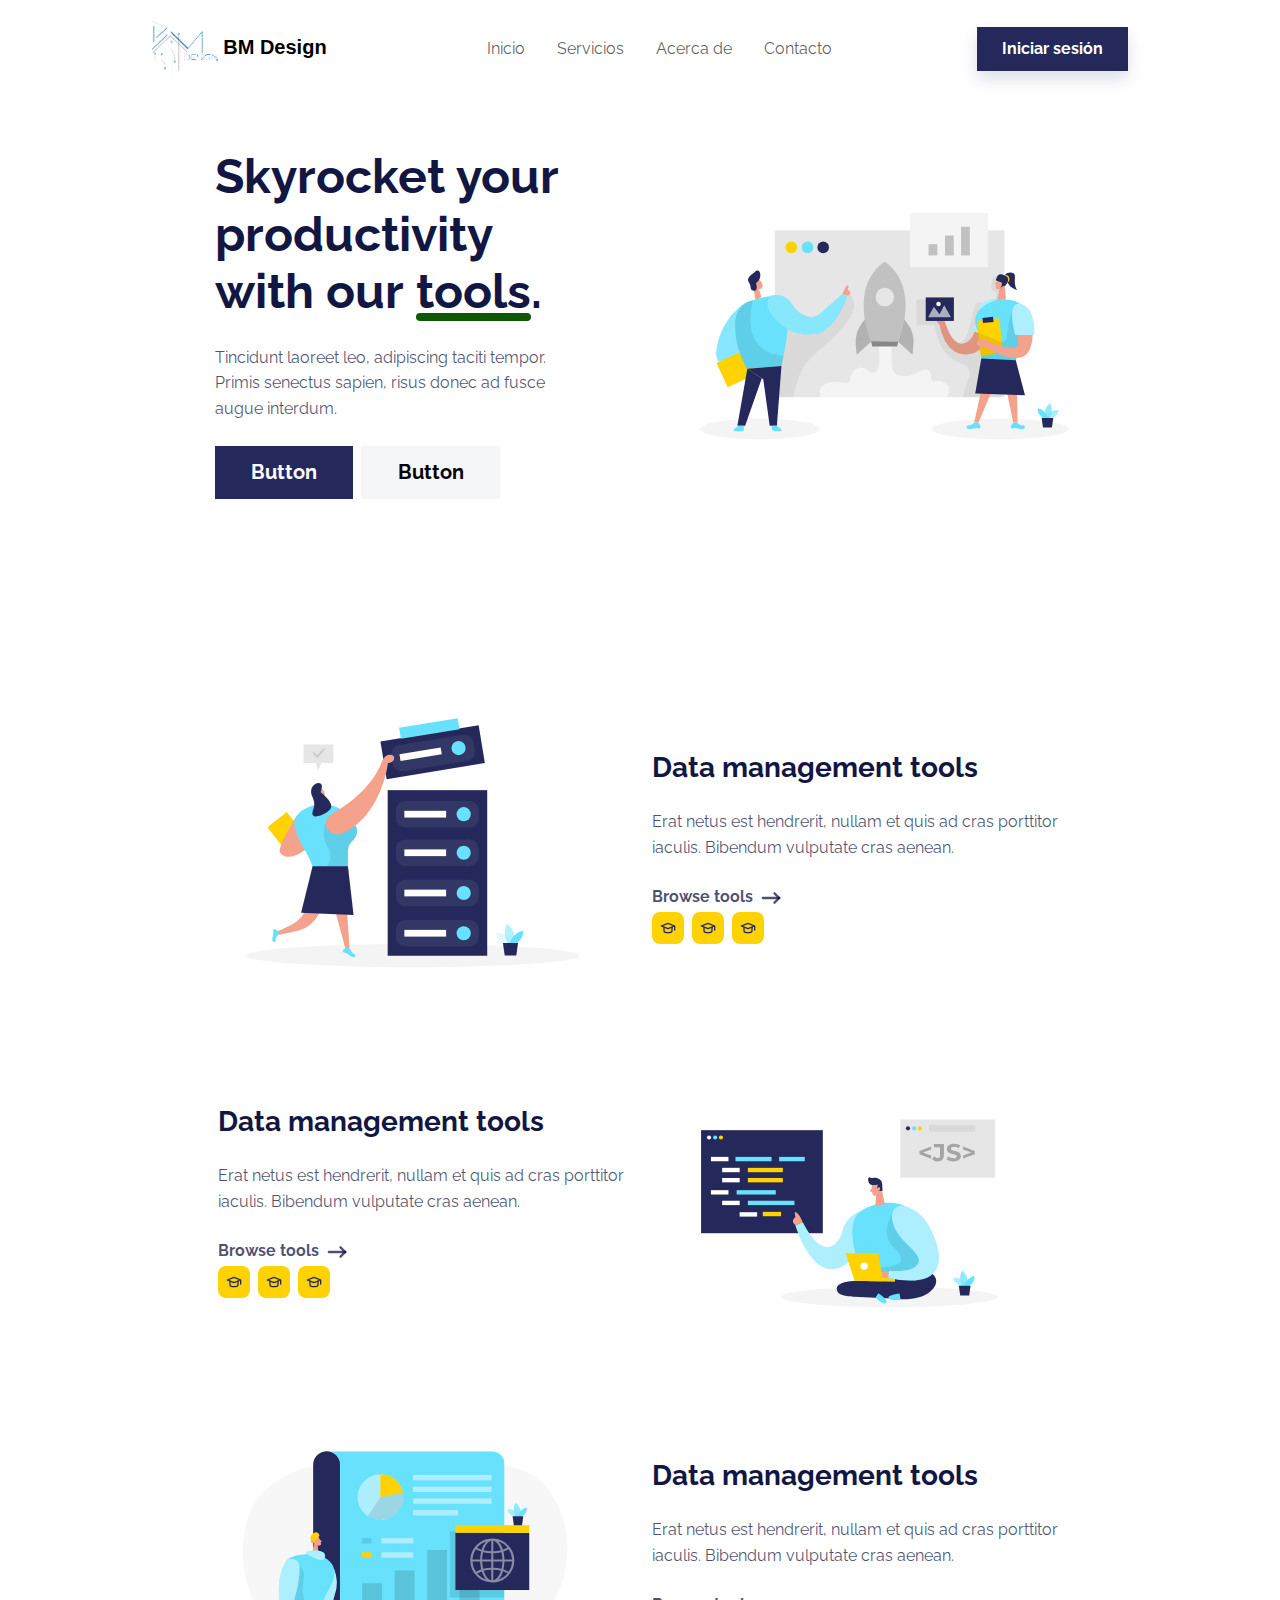
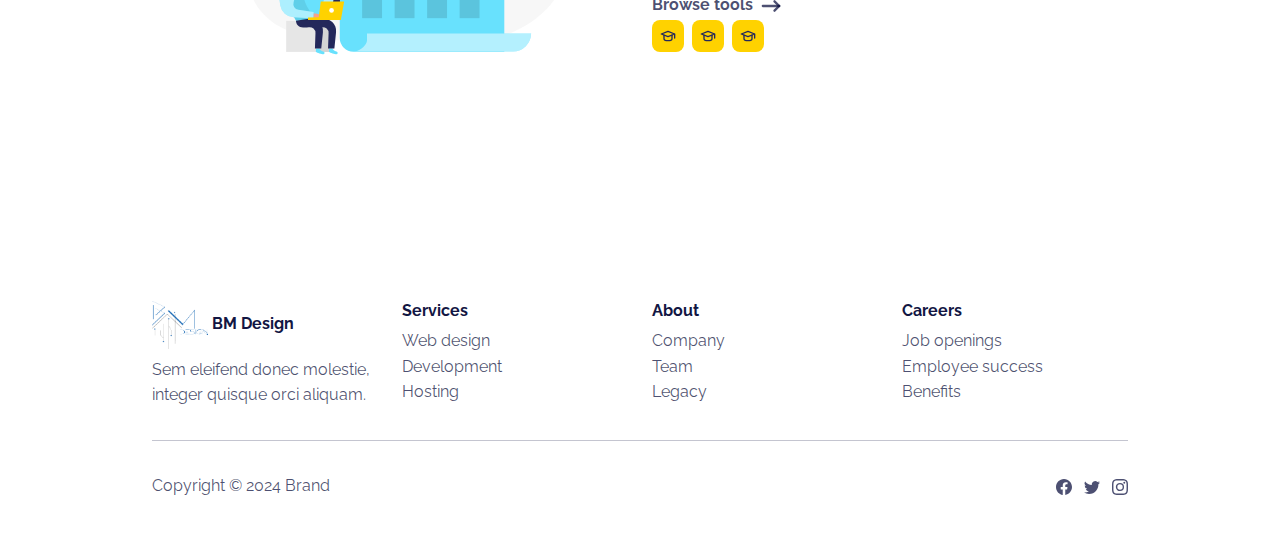
<file: integrations.html>
<!DOCTYPE html>
<html data-bs-theme="auto" lang="es-mx">

<head>
    <meta charset="utf-8">
    <meta name="viewport" content="width=device-width, initial-scale=1.0, shrink-to-fit=no">
    <title>Integrations - Brand</title>
    <link rel="canonical" href="https://bmdesign.mx/integrations.html">
    <meta property="og:url" content="https://bmdesign.mx/integrations.html">
    <script>
        (function() {

            // JavaScript snippet handling Dark/Light mode switching

            const getStoredTheme = () => localStorage.getItem('theme');
            const setStoredTheme = theme => localStorage.setItem('theme', theme);
            const forcedTheme = document.documentElement.getAttribute('data-bss-forced-theme');

            const getPreferredTheme = () => {

                if (forcedTheme) return forcedTheme;

                const storedTheme = getStoredTheme();
                if (storedTheme) {
                    return storedTheme;
                }

                const pageTheme = document.documentElement.getAttribute('data-bs-theme');

                if (pageTheme) {
                    return pageTheme;
                }

                return window.matchMedia('(prefers-color-scheme: dark)').matches ? 'dark' : 'light';
            }

            const setTheme = theme => {
                if (theme === 'auto' && window.matchMedia('(prefers-color-scheme: dark)').matches) {
                    document.documentElement.setAttribute('data-bs-theme', 'dark');
                } else {
                    document.documentElement.setAttribute('data-bs-theme', theme);
                }
            }

            setTheme(getPreferredTheme());

            const showActiveTheme = (theme, focus = false) => {
                const themeSwitchers = [].slice.call(document.querySelectorAll('.theme-switcher'));

                if (!themeSwitchers.length) return;

                document.querySelectorAll('[data-bs-theme-value]').forEach(element => {
                    element.classList.remove('active');
                    element.setAttribute('aria-pressed', 'false');
                });

                for (const themeSwitcher of themeSwitchers) {

                    const btnToActivate = themeSwitcher.querySelector('[data-bs-theme-value="' + theme + '"]');

                    if (btnToActivate) {
                        btnToActivate.classList.add('active');
                        btnToActivate.setAttribute('aria-pressed', 'true');
                    }
                }
            }

            window.matchMedia('(prefers-color-scheme: dark)').addEventListener('change', () => {
                const storedTheme = getStoredTheme();
                if (storedTheme !== 'light' && storedTheme !== 'dark') {
                    setTheme(getPreferredTheme());
                }
            });

            window.addEventListener('DOMContentLoaded', () => {
                showActiveTheme(getPreferredTheme());

                document.querySelectorAll('[data-bs-theme-value]')
                    .forEach(toggle => {
                        toggle.addEventListener('click', (e) => {
                            e.preventDefault();
                            const theme = toggle.getAttribute('data-bs-theme-value');
                            setStoredTheme(theme);
                            setTheme(theme);
                            showActiveTheme(theme);
                        })
                    })
            });
        })();
    </script>
    <link rel="stylesheet" href="assets/bootstrap/css/bootstrap.min.css?h=5fe79462834491b3bde4026987c3b88c">
    <link rel="stylesheet" href="https://fonts.googleapis.com/css?family=Raleway:300italic,400italic,600italic,700italic,800italic,400,300,600,700,800&amp;display=swap">
    <link rel="stylesheet" href="assets/css/bmdesign.css?h=da658a721080ef7714cd0968ba524359">
    <link rel="stylesheet" href="assets/css/Hero-Carousel-images.css?h=4f3cfa46e40e236365345fc77963f4b8">
</head>

<body>
    <!-- Start: Navbar Centered Links -->
    <nav class="navbar navbar-expand-md fixed-top navbar-shrink py-3 navbar-light" id="mainNav">
        <div class="container"><a class="navbar-brand d-flex align-items-center" href="/"><span class="custom-font bold"><img class="bs-icon-sm" src="assets/img/bmdesign/BM%20DESIGN%203.png?h=b37633575e01832894a1f096b7edbfd5" style="max-height: 3.5rem;">&nbsp;BM Design</span></a><button data-bs-toggle="collapse" class="navbar-toggler" data-bs-target="#navcol-1"><span class="visually-hidden">Toggle navigation</span><span class="navbar-toggler-icon"></span></button>
            <div class="collapse navbar-collapse" id="navcol-1">
                <ul class="navbar-nav mx-auto">
                    <li class="nav-item"><a class="nav-link" href="index.html">Inicio</a></li>
                    <li class="nav-item"><a class="nav-link" href="services.html">Servicios</a></li>
                    <li class="nav-item"><a class="nav-link" href="about-us.html">Acerca de</a></li>
                    <li class="nav-item"><a class="nav-link" href="contacts.html">Contacto</a></li>
                </ul><a class="btn btn-primary shadow" role="button" href="signup.html">Iniciar sesión</a>
            </div>
        </div>
    </nav><!-- End: Navbar Centered Links -->
    <!-- Start: Hero Grid -->
    <section class="py-5 mt-5">
        <!-- Start: Hero Clean Reverse -->
        <div class="container py-4 py-xl-5">
            <div class="row gy-4 gy-md-0">
                <div class="col-md-6 text-center text-md-start d-flex d-sm-flex d-md-flex justify-content-center align-items-center justify-content-md-start align-items-md-center justify-content-xl-center">
                    <div style="max-width: 350px;">
                        <h1 class="display-5 fw-bold mb-4">Skyrocket your productivity with our&nbsp;<span class="underline">tools</span>.</h1>
                        <p class="text-muted my-4">Tincidunt laoreet leo, adipiscing taciti tempor. Primis senectus sapien, risus donec ad fusce augue interdum.</p><a class="btn btn-primary btn-lg me-2" role="button" href="#">Button</a><a class="btn btn-light btn-lg" role="button" href="#">Button</a>
                    </div>
                </div>
                <div class="col-md-6">
                    <div><img class="rounded img-fluid w-100 fit-cover" style="min-height: 300px;" src="assets/img/illustrations/startup.svg?h=bd2b171f88c19ebbeec0b05e852bfefb"></div>
                </div>
            </div>
        </div><!-- End: Hero Clean Reverse -->
    </section><!-- End: Hero Grid -->
    <section class="py-5">
        <!-- Start: Features Cards -->
        <div class="container py-5">
            <div class="row row-cols-1 row-cols-md-2 mx-auto" style="max-width: 900px;">
                <div class="col mb-5"><img class="rounded img-fluid" src="assets/img/illustrations/data-management.svg?h=f9e8d7ce05be9b4c475951324c08ab83"></div>
                <div class="col d-md-flex align-items-md-end align-items-lg-center mb-5">
                    <div>
                        <h5 class="fs-3 fw-bold mb-4">Data management&nbsp;tools</h5>
                        <p class="text-muted mb-4">Erat netus est hendrerit, nullam et quis ad cras porttitor iaculis. Bibendum vulputate cras aenean.</p><a class="fw-bold mb-3" href="#">Browse tools&nbsp;<svg xmlns="http://www.w3.org/2000/svg" width="1em" height="1em" viewBox="0 0 24 24" stroke-width="2" stroke="currentColor" fill="none" stroke-linecap="round" stroke-linejoin="round" class="icon icon-tabler icon-tabler-arrow-narrow-right fs-3">
                                <path stroke="none" d="M0 0h24v24H0z" fill="none"></path>
                                <path d="M5 12l14 0"></path>
                                <path d="M15 16l4 -4"></path>
                                <path d="M15 8l4 4"></path>
                            </svg></a>
                        <div class="d-flex">
                            <div class="bs-icon-sm bs-icon-rounded bs-icon-secondary d-flex flex-shrink-0 justify-content-center align-items-center d-inline-block bs-icon me-2"><svg xmlns="http://www.w3.org/2000/svg" width="1em" height="1em" viewBox="0 0 24 24" stroke-width="2" stroke="currentColor" fill="none" stroke-linecap="round" stroke-linejoin="round" class="icon icon-tabler icon-tabler-school">
                                    <path stroke="none" d="M0 0h24v24H0z" fill="none"></path>
                                    <path d="M22 9l-10 -4l-10 4l10 4l10 -4v6"></path>
                                    <path d="M6 10.6v5.4a6 3 0 0 0 12 0v-5.4"></path>
                                </svg></div>
                            <div class="bs-icon-sm bs-icon-rounded bs-icon-secondary d-flex flex-shrink-0 justify-content-center align-items-center d-inline-block bs-icon me-2"><svg xmlns="http://www.w3.org/2000/svg" width="1em" height="1em" viewBox="0 0 24 24" stroke-width="2" stroke="currentColor" fill="none" stroke-linecap="round" stroke-linejoin="round" class="icon icon-tabler icon-tabler-school">
                                    <path stroke="none" d="M0 0h24v24H0z" fill="none"></path>
                                    <path d="M22 9l-10 -4l-10 4l10 4l10 -4v6"></path>
                                    <path d="M6 10.6v5.4a6 3 0 0 0 12 0v-5.4"></path>
                                </svg></div>
                            <div class="bs-icon-sm bs-icon-rounded bs-icon-secondary d-flex flex-shrink-0 justify-content-center align-items-center d-inline-block bs-icon me-2"><svg xmlns="http://www.w3.org/2000/svg" width="1em" height="1em" viewBox="0 0 24 24" stroke-width="2" stroke="currentColor" fill="none" stroke-linecap="round" stroke-linejoin="round" class="icon icon-tabler icon-tabler-school">
                                    <path stroke="none" d="M0 0h24v24H0z" fill="none"></path>
                                    <path d="M22 9l-10 -4l-10 4l10 4l10 -4v6"></path>
                                    <path d="M6 10.6v5.4a6 3 0 0 0 12 0v-5.4"></path>
                                </svg></div>
                        </div>
                    </div>
                </div>
            </div>
            <div class="row row-cols-1 row-cols-md-2 mx-auto" style="max-width: 900px;">
                <div class="col order-md-last mb-5"><img class="rounded img-fluid" src="assets/img/illustrations/javascript.svg?h=eafecf9f73d4396002873811619dadf5"></div>
                <div class="col d-md-flex align-items-md-end align-items-lg-center mb-5">
                    <div class="ms-md-3">
                        <h5 class="fs-3 fw-bold mb-4">Data management&nbsp;tools</h5>
                        <p class="text-muted mb-4">Erat netus est hendrerit, nullam et quis ad cras porttitor iaculis. Bibendum vulputate cras aenean.</p><a class="fw-bold" href="#">Browse tools&nbsp;<svg xmlns="http://www.w3.org/2000/svg" width="1em" height="1em" viewBox="0 0 24 24" stroke-width="2" stroke="currentColor" fill="none" stroke-linecap="round" stroke-linejoin="round" class="icon icon-tabler icon-tabler-arrow-narrow-right fs-3">
                                <path stroke="none" d="M0 0h24v24H0z" fill="none"></path>
                                <path d="M5 12l14 0"></path>
                                <path d="M15 16l4 -4"></path>
                                <path d="M15 8l4 4"></path>
                            </svg></a>
                        <div class="d-flex">
                            <div class="bs-icon-sm bs-icon-rounded bs-icon-secondary d-flex flex-shrink-0 justify-content-center align-items-center d-inline-block bs-icon me-2"><svg xmlns="http://www.w3.org/2000/svg" width="1em" height="1em" viewBox="0 0 24 24" stroke-width="2" stroke="currentColor" fill="none" stroke-linecap="round" stroke-linejoin="round" class="icon icon-tabler icon-tabler-school">
                                    <path stroke="none" d="M0 0h24v24H0z" fill="none"></path>
                                    <path d="M22 9l-10 -4l-10 4l10 4l10 -4v6"></path>
                                    <path d="M6 10.6v5.4a6 3 0 0 0 12 0v-5.4"></path>
                                </svg></div>
                            <div class="bs-icon-sm bs-icon-rounded bs-icon-secondary d-flex flex-shrink-0 justify-content-center align-items-center d-inline-block bs-icon me-2"><svg xmlns="http://www.w3.org/2000/svg" width="1em" height="1em" viewBox="0 0 24 24" stroke-width="2" stroke="currentColor" fill="none" stroke-linecap="round" stroke-linejoin="round" class="icon icon-tabler icon-tabler-school">
                                    <path stroke="none" d="M0 0h24v24H0z" fill="none"></path>
                                    <path d="M22 9l-10 -4l-10 4l10 4l10 -4v6"></path>
                                    <path d="M6 10.6v5.4a6 3 0 0 0 12 0v-5.4"></path>
                                </svg></div>
                            <div class="bs-icon-sm bs-icon-rounded bs-icon-secondary d-flex flex-shrink-0 justify-content-center align-items-center d-inline-block bs-icon me-2"><svg xmlns="http://www.w3.org/2000/svg" width="1em" height="1em" viewBox="0 0 24 24" stroke-width="2" stroke="currentColor" fill="none" stroke-linecap="round" stroke-linejoin="round" class="icon icon-tabler icon-tabler-school">
                                    <path stroke="none" d="M0 0h24v24H0z" fill="none"></path>
                                    <path d="M22 9l-10 -4l-10 4l10 4l10 -4v6"></path>
                                    <path d="M6 10.6v5.4a6 3 0 0 0 12 0v-5.4"></path>
                                </svg></div>
                        </div>
                    </div>
                </div>
            </div>
            <div class="row row-cols-1 row-cols-md-2 mx-auto" style="max-width: 900px;">
                <div class="col mb-5"><img class="rounded img-fluid" src="assets/img/illustrations/report.svg?h=a384f0b462eb4b0ee8a06da50af2cd10"></div>
                <div class="col d-md-flex align-items-md-end align-items-lg-center mb-5">
                    <div>
                        <h5 class="fs-3 fw-bold mb-4">Data management&nbsp;tools</h5>
                        <p class="text-muted mb-4">Erat netus est hendrerit, nullam et quis ad cras porttitor iaculis. Bibendum vulputate cras aenean.</p><a class="fw-bold" href="#">Browse tools&nbsp;<svg xmlns="http://www.w3.org/2000/svg" width="1em" height="1em" viewBox="0 0 24 24" stroke-width="2" stroke="currentColor" fill="none" stroke-linecap="round" stroke-linejoin="round" class="icon icon-tabler icon-tabler-arrow-narrow-right fs-3">
                                <path stroke="none" d="M0 0h24v24H0z" fill="none"></path>
                                <path d="M5 12l14 0"></path>
                                <path d="M15 16l4 -4"></path>
                                <path d="M15 8l4 4"></path>
                            </svg></a>
                        <div class="d-flex">
                            <div class="bs-icon-sm bs-icon-rounded bs-icon-secondary d-flex flex-shrink-0 justify-content-center align-items-center d-inline-block bs-icon me-2"><svg xmlns="http://www.w3.org/2000/svg" width="1em" height="1em" viewBox="0 0 24 24" stroke-width="2" stroke="currentColor" fill="none" stroke-linecap="round" stroke-linejoin="round" class="icon icon-tabler icon-tabler-school">
                                    <path stroke="none" d="M0 0h24v24H0z" fill="none"></path>
                                    <path d="M22 9l-10 -4l-10 4l10 4l10 -4v6"></path>
                                    <path d="M6 10.6v5.4a6 3 0 0 0 12 0v-5.4"></path>
                                </svg></div>
                            <div class="bs-icon-sm bs-icon-rounded bs-icon-secondary d-flex flex-shrink-0 justify-content-center align-items-center d-inline-block bs-icon me-2"><svg xmlns="http://www.w3.org/2000/svg" width="1em" height="1em" viewBox="0 0 24 24" stroke-width="2" stroke="currentColor" fill="none" stroke-linecap="round" stroke-linejoin="round" class="icon icon-tabler icon-tabler-school">
                                    <path stroke="none" d="M0 0h24v24H0z" fill="none"></path>
                                    <path d="M22 9l-10 -4l-10 4l10 4l10 -4v6"></path>
                                    <path d="M6 10.6v5.4a6 3 0 0 0 12 0v-5.4"></path>
                                </svg></div>
                            <div class="bs-icon-sm bs-icon-rounded bs-icon-secondary d-flex flex-shrink-0 justify-content-center align-items-center d-inline-block bs-icon me-2"><svg xmlns="http://www.w3.org/2000/svg" width="1em" height="1em" viewBox="0 0 24 24" stroke-width="2" stroke="currentColor" fill="none" stroke-linecap="round" stroke-linejoin="round" class="icon icon-tabler icon-tabler-school">
                                    <path stroke="none" d="M0 0h24v24H0z" fill="none"></path>
                                    <path d="M22 9l-10 -4l-10 4l10 4l10 -4v6"></path>
                                    <path d="M6 10.6v5.4a6 3 0 0 0 12 0v-5.4"></path>
                                </svg></div>
                        </div>
                    </div>
                </div>
            </div>
        </div><!-- End: Features Cards -->
    </section><!-- Start: Footer Multi Column -->
    <footer>
        <div class="container py-4 py-lg-5">
            <div class="row row-cols-2 row-cols-md-4">
                <!-- Start: Social Icons -->
                <div class="col-12 col-md-3">
                    <div class="fw-bold d-flex align-items-center mb-2"><span><img class="bs-icon-sm" style="max-height: 3rem !important;" src="assets/img/bmdesign/BM%20DESIGN2.png?h=b37633575e01832894a1f096b7edbfd5">&nbsp;BM Design</span></div>
                    <p class="text-muted">Sem eleifend donec molestie, integer quisque orci aliquam.</p>
                </div><!-- End: Social Icons -->
                <!-- Start: Services -->
                <div class="col-sm-4 col-md-3 text-lg-start d-flex flex-column">
                    <h3 class="fs-6 fw-bold">Services</h3>
                    <ul class="list-unstyled">
                        <li><a href="#">Web design</a></li>
                        <li><a href="#">Development</a></li>
                        <li><a href="#">Hosting</a></li>
                    </ul>
                </div><!-- End: Services -->
                <!-- Start: About -->
                <div class="col-sm-4 col-md-3 text-lg-start d-flex flex-column">
                    <h3 class="fs-6 fw-bold">About</h3>
                    <ul class="list-unstyled">
                        <li><a href="#">Company</a></li>
                        <li><a href="#">Team</a></li>
                        <li><a href="#">Legacy</a></li>
                    </ul>
                </div><!-- End: About -->
                <!-- Start: Careers -->
                <div class="col-sm-4 col-md-3 text-lg-start d-flex flex-column">
                    <h3 class="fs-6 fw-bold">Careers</h3>
                    <ul class="list-unstyled">
                        <li><a href="#">Job openings</a></li>
                        <li><a href="#">Employee success</a></li>
                        <li><a href="#">Benefits</a></li>
                    </ul>
                </div><!-- End: Careers -->
            </div>
            <hr>
            <div class="text-muted d-flex justify-content-between align-items-center pt-3">
                <p class="mb-0">Copyright © 2024 Brand</p>
                <ul class="list-inline mb-0">
                    <li class="list-inline-item"><svg xmlns="http://www.w3.org/2000/svg" width="1em" height="1em" fill="currentColor" viewBox="0 0 16 16" class="bi bi-facebook">
                            <path d="M16 8.049c0-4.446-3.582-8.05-8-8.05C3.58 0-.002 3.603-.002 8.05c0 4.017 2.926 7.347 6.75 7.951v-5.625h-2.03V8.05H6.75V6.275c0-2.017 1.195-3.131 3.022-3.131.876 0 1.791.157 1.791.157v1.98h-1.009c-.993 0-1.303.621-1.303 1.258v1.51h2.218l-.354 2.326H9.25V16c3.824-.604 6.75-3.934 6.75-7.951"></path>
                        </svg></li>
                    <li class="list-inline-item"><svg xmlns="http://www.w3.org/2000/svg" width="1em" height="1em" fill="currentColor" viewBox="0 0 16 16" class="bi bi-twitter">
                            <path d="M5.026 15c6.038 0 9.341-5.003 9.341-9.334 0-.14 0-.282-.006-.422A6.685 6.685 0 0 0 16 3.542a6.658 6.658 0 0 1-1.889.518 3.301 3.301 0 0 0 1.447-1.817 6.533 6.533 0 0 1-2.087.793A3.286 3.286 0 0 0 7.875 6.03a9.325 9.325 0 0 1-6.767-3.429 3.289 3.289 0 0 0 1.018 4.382A3.323 3.323 0 0 1 .64 6.575v.045a3.288 3.288 0 0 0 2.632 3.218 3.203 3.203 0 0 1-.865.115 3.23 3.23 0 0 1-.614-.057 3.283 3.283 0 0 0 3.067 2.277A6.588 6.588 0 0 1 .78 13.58a6.32 6.32 0 0 1-.78-.045A9.344 9.344 0 0 0 5.026 15"></path>
                        </svg></li>
                    <li class="list-inline-item"><svg xmlns="http://www.w3.org/2000/svg" width="1em" height="1em" fill="currentColor" viewBox="0 0 16 16" class="bi bi-instagram">
                            <path d="M8 0C5.829 0 5.556.01 4.703.048 3.85.088 3.269.222 2.76.42a3.917 3.917 0 0 0-1.417.923A3.927 3.927 0 0 0 .42 2.76C.222 3.268.087 3.85.048 4.7.01 5.555 0 5.827 0 8.001c0 2.172.01 2.444.048 3.297.04.852.174 1.433.372 1.942.205.526.478.972.923 1.417.444.445.89.719 1.416.923.51.198 1.09.333 1.942.372C5.555 15.99 5.827 16 8 16s2.444-.01 3.298-.048c.851-.04 1.434-.174 1.943-.372a3.916 3.916 0 0 0 1.416-.923c.445-.445.718-.891.923-1.417.197-.509.332-1.09.372-1.942C15.99 10.445 16 10.173 16 8s-.01-2.445-.048-3.299c-.04-.851-.175-1.433-.372-1.941a3.926 3.926 0 0 0-.923-1.417A3.911 3.911 0 0 0 13.24.42c-.51-.198-1.092-.333-1.943-.372C10.443.01 10.172 0 7.998 0h.003zm-.717 1.442h.718c2.136 0 2.389.007 3.232.046.78.035 1.204.166 1.486.275.373.145.64.319.92.599.28.28.453.546.598.92.11.281.24.705.275 1.485.039.843.047 1.096.047 3.231s-.008 2.389-.047 3.232c-.035.78-.166 1.203-.275 1.485a2.47 2.47 0 0 1-.599.919c-.28.28-.546.453-.92.598-.28.11-.704.24-1.485.276-.843.038-1.096.047-3.232.047s-2.39-.009-3.233-.047c-.78-.036-1.203-.166-1.485-.276a2.478 2.478 0 0 1-.92-.598 2.48 2.48 0 0 1-.6-.92c-.109-.281-.24-.705-.275-1.485-.038-.843-.046-1.096-.046-3.233 0-2.136.008-2.388.046-3.231.036-.78.166-1.204.276-1.486.145-.373.319-.64.599-.92.28-.28.546-.453.92-.598.282-.11.705-.24 1.485-.276.738-.034 1.024-.044 2.515-.045v.002zm4.988 1.328a.96.96 0 1 0 0 1.92.96.96 0 0 0 0-1.92zm-4.27 1.122a4.109 4.109 0 1 0 0 8.217 4.109 4.109 0 0 0 0-8.217zm0 1.441a2.667 2.667 0 1 1 0 5.334 2.667 2.667 0 0 1 0-5.334"></path>
                        </svg></li>
                </ul>
            </div>
        </div>
    </footer><!-- End: Footer Multi Column -->
    <script src="https://cdnjs.cloudflare.com/ajax/libs/jquery/3.7.0/jquery.min.js"></script>
    <script src="https://cdn.jsdelivr.net/npm/bootstrap@5.3.2/dist/js/bootstrap.bundle.min.js"></script>
    <script src="assets/js/startup-modern.js?h=860a1ecddc64fd24c02f2fc109343dbd"></script>
</body>

</html>
</file>
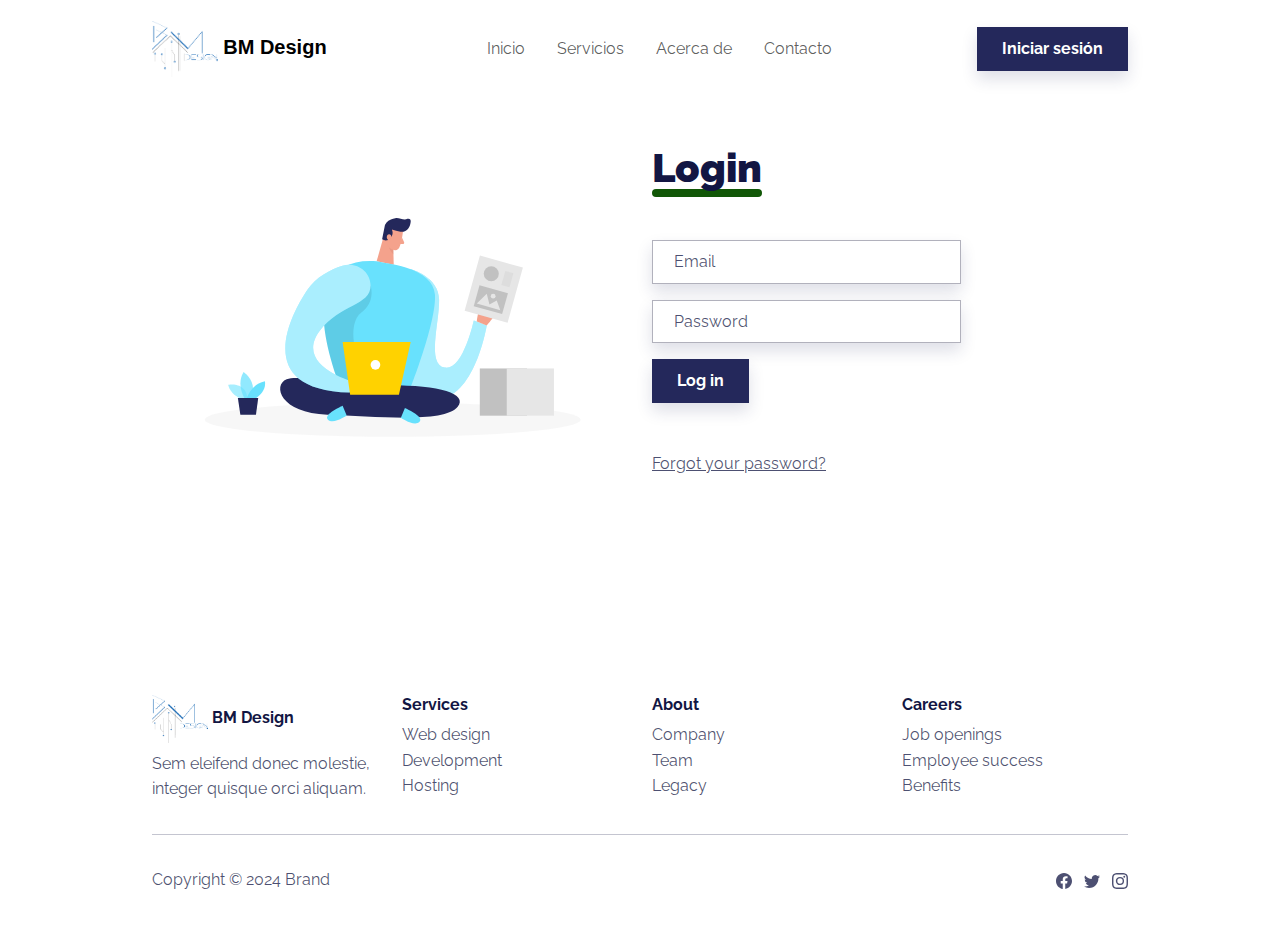
<file: login.html>
<!DOCTYPE html>
<html data-bs-theme="auto" lang="es-mx">

<head>
    <meta charset="utf-8">
    <meta name="viewport" content="width=device-width, initial-scale=1.0, shrink-to-fit=no">
    <title>Log in - Brand</title>
    <link rel="canonical" href="https://bmdesign.mx/login.html">
    <meta property="og:url" content="https://bmdesign.mx/login.html">
    <script>
        (function() {

            // JavaScript snippet handling Dark/Light mode switching

            const getStoredTheme = () => localStorage.getItem('theme');
            const setStoredTheme = theme => localStorage.setItem('theme', theme);
            const forcedTheme = document.documentElement.getAttribute('data-bss-forced-theme');

            const getPreferredTheme = () => {

                if (forcedTheme) return forcedTheme;

                const storedTheme = getStoredTheme();
                if (storedTheme) {
                    return storedTheme;
                }

                const pageTheme = document.documentElement.getAttribute('data-bs-theme');

                if (pageTheme) {
                    return pageTheme;
                }

                return window.matchMedia('(prefers-color-scheme: dark)').matches ? 'dark' : 'light';
            }

            const setTheme = theme => {
                if (theme === 'auto' && window.matchMedia('(prefers-color-scheme: dark)').matches) {
                    document.documentElement.setAttribute('data-bs-theme', 'dark');
                } else {
                    document.documentElement.setAttribute('data-bs-theme', theme);
                }
            }

            setTheme(getPreferredTheme());

            const showActiveTheme = (theme, focus = false) => {
                const themeSwitchers = [].slice.call(document.querySelectorAll('.theme-switcher'));

                if (!themeSwitchers.length) return;

                document.querySelectorAll('[data-bs-theme-value]').forEach(element => {
                    element.classList.remove('active');
                    element.setAttribute('aria-pressed', 'false');
                });

                for (const themeSwitcher of themeSwitchers) {

                    const btnToActivate = themeSwitcher.querySelector('[data-bs-theme-value="' + theme + '"]');

                    if (btnToActivate) {
                        btnToActivate.classList.add('active');
                        btnToActivate.setAttribute('aria-pressed', 'true');
                    }
                }
            }

            window.matchMedia('(prefers-color-scheme: dark)').addEventListener('change', () => {
                const storedTheme = getStoredTheme();
                if (storedTheme !== 'light' && storedTheme !== 'dark') {
                    setTheme(getPreferredTheme());
                }
            });

            window.addEventListener('DOMContentLoaded', () => {
                showActiveTheme(getPreferredTheme());

                document.querySelectorAll('[data-bs-theme-value]')
                    .forEach(toggle => {
                        toggle.addEventListener('click', (e) => {
                            e.preventDefault();
                            const theme = toggle.getAttribute('data-bs-theme-value');
                            setStoredTheme(theme);
                            setTheme(theme);
                            showActiveTheme(theme);
                        })
                    })
            });
        })();
    </script>
    <link rel="stylesheet" href="assets/bootstrap/css/bootstrap.min.css?h=5fe79462834491b3bde4026987c3b88c">
    <link rel="stylesheet" href="https://fonts.googleapis.com/css?family=Raleway:300italic,400italic,600italic,700italic,800italic,400,300,600,700,800&amp;display=swap">
    <link rel="stylesheet" href="assets/css/bmdesign.css?h=da658a721080ef7714cd0968ba524359">
    <link rel="stylesheet" href="assets/css/Hero-Carousel-images.css?h=4f3cfa46e40e236365345fc77963f4b8">
</head>

<body>
    <!-- Start: Navbar Centered Links -->
    <nav class="navbar navbar-expand-md fixed-top navbar-shrink py-3 navbar-light" id="mainNav">
        <div class="container"><a class="navbar-brand d-flex align-items-center" href="/"><span class="custom-font bold"><img class="bs-icon-sm" src="assets/img/bmdesign/BM%20DESIGN%203.png?h=b37633575e01832894a1f096b7edbfd5" style="max-height: 3.5rem;">&nbsp;BM Design</span></a><button data-bs-toggle="collapse" class="navbar-toggler" data-bs-target="#navcol-1"><span class="visually-hidden">Toggle navigation</span><span class="navbar-toggler-icon"></span></button>
            <div class="collapse navbar-collapse" id="navcol-1">
                <ul class="navbar-nav mx-auto">
                    <li class="nav-item"><a class="nav-link" href="index.html">Inicio</a></li>
                    <li class="nav-item"><a class="nav-link" href="services.html">Servicios</a></li>
                    <li class="nav-item"><a class="nav-link" href="about-us.html">Acerca de</a></li>
                    <li class="nav-item"><a class="nav-link" href="contacts.html">Contacto</a></li>
                </ul><a class="btn btn-primary shadow" role="button" href="signup.html">Iniciar sesión</a>
            </div>
        </div>
    </nav><!-- End: Navbar Centered Links -->
    <!-- Start: Login Form -->
    <section class="py-4 py-md-5 my-5">
        <div class="container py-md-5">
            <div class="row">
                <div class="col-md-6 text-center"><img class="img-fluid w-100" src="assets/img/illustrations/login.svg?h=dd35c7dba58803954242d42488889a4c"></div>
                <div class="col-md-5 col-xl-4 text-center text-md-start">
                    <h2 class="display-6 fw-bold mb-5"><span class="underline pb-1"><strong>Login</strong><br></span></h2>
                    <form method="post" data-bs-theme="light">
                        <div class="mb-3"><input class="shadow form-control" type="email" name="email" placeholder="Email"></div>
                        <div class="mb-3"><input class="shadow form-control" type="password" name="password" placeholder="Password"></div>
                        <div class="mb-5"><button class="btn btn-primary shadow" type="submit">Log in</button></div>
                    </form>
                    <p class="text-muted"><a href="forgotten-password.html">Forgot your password?</a></p>
                </div>
            </div>
        </div>
    </section><!-- End: Login Form -->
    <!-- Start: Footer Multi Column -->
    <footer>
        <div class="container py-4 py-lg-5">
            <div class="row row-cols-2 row-cols-md-4">
                <!-- Start: Social Icons -->
                <div class="col-12 col-md-3">
                    <div class="fw-bold d-flex align-items-center mb-2"><span><img class="bs-icon-sm" style="max-height: 3rem !important;" src="assets/img/bmdesign/BM%20DESIGN2.png?h=b37633575e01832894a1f096b7edbfd5">&nbsp;BM Design</span></div>
                    <p class="text-muted">Sem eleifend donec molestie, integer quisque orci aliquam.</p>
                </div><!-- End: Social Icons -->
                <!-- Start: Services -->
                <div class="col-sm-4 col-md-3 text-lg-start d-flex flex-column">
                    <h3 class="fs-6 fw-bold">Services</h3>
                    <ul class="list-unstyled">
                        <li><a href="#">Web design</a></li>
                        <li><a href="#">Development</a></li>
                        <li><a href="#">Hosting</a></li>
                    </ul>
                </div><!-- End: Services -->
                <!-- Start: About -->
                <div class="col-sm-4 col-md-3 text-lg-start d-flex flex-column">
                    <h3 class="fs-6 fw-bold">About</h3>
                    <ul class="list-unstyled">
                        <li><a href="#">Company</a></li>
                        <li><a href="#">Team</a></li>
                        <li><a href="#">Legacy</a></li>
                    </ul>
                </div><!-- End: About -->
                <!-- Start: Careers -->
                <div class="col-sm-4 col-md-3 text-lg-start d-flex flex-column">
                    <h3 class="fs-6 fw-bold">Careers</h3>
                    <ul class="list-unstyled">
                        <li><a href="#">Job openings</a></li>
                        <li><a href="#">Employee success</a></li>
                        <li><a href="#">Benefits</a></li>
                    </ul>
                </div><!-- End: Careers -->
            </div>
            <hr>
            <div class="text-muted d-flex justify-content-between align-items-center pt-3">
                <p class="mb-0">Copyright © 2024 Brand</p>
                <ul class="list-inline mb-0">
                    <li class="list-inline-item"><svg xmlns="http://www.w3.org/2000/svg" width="1em" height="1em" fill="currentColor" viewBox="0 0 16 16" class="bi bi-facebook">
                            <path d="M16 8.049c0-4.446-3.582-8.05-8-8.05C3.58 0-.002 3.603-.002 8.05c0 4.017 2.926 7.347 6.75 7.951v-5.625h-2.03V8.05H6.75V6.275c0-2.017 1.195-3.131 3.022-3.131.876 0 1.791.157 1.791.157v1.98h-1.009c-.993 0-1.303.621-1.303 1.258v1.51h2.218l-.354 2.326H9.25V16c3.824-.604 6.75-3.934 6.75-7.951"></path>
                        </svg></li>
                    <li class="list-inline-item"><svg xmlns="http://www.w3.org/2000/svg" width="1em" height="1em" fill="currentColor" viewBox="0 0 16 16" class="bi bi-twitter">
                            <path d="M5.026 15c6.038 0 9.341-5.003 9.341-9.334 0-.14 0-.282-.006-.422A6.685 6.685 0 0 0 16 3.542a6.658 6.658 0 0 1-1.889.518 3.301 3.301 0 0 0 1.447-1.817 6.533 6.533 0 0 1-2.087.793A3.286 3.286 0 0 0 7.875 6.03a9.325 9.325 0 0 1-6.767-3.429 3.289 3.289 0 0 0 1.018 4.382A3.323 3.323 0 0 1 .64 6.575v.045a3.288 3.288 0 0 0 2.632 3.218 3.203 3.203 0 0 1-.865.115 3.23 3.23 0 0 1-.614-.057 3.283 3.283 0 0 0 3.067 2.277A6.588 6.588 0 0 1 .78 13.58a6.32 6.32 0 0 1-.78-.045A9.344 9.344 0 0 0 5.026 15"></path>
                        </svg></li>
                    <li class="list-inline-item"><svg xmlns="http://www.w3.org/2000/svg" width="1em" height="1em" fill="currentColor" viewBox="0 0 16 16" class="bi bi-instagram">
                            <path d="M8 0C5.829 0 5.556.01 4.703.048 3.85.088 3.269.222 2.76.42a3.917 3.917 0 0 0-1.417.923A3.927 3.927 0 0 0 .42 2.76C.222 3.268.087 3.85.048 4.7.01 5.555 0 5.827 0 8.001c0 2.172.01 2.444.048 3.297.04.852.174 1.433.372 1.942.205.526.478.972.923 1.417.444.445.89.719 1.416.923.51.198 1.09.333 1.942.372C5.555 15.99 5.827 16 8 16s2.444-.01 3.298-.048c.851-.04 1.434-.174 1.943-.372a3.916 3.916 0 0 0 1.416-.923c.445-.445.718-.891.923-1.417.197-.509.332-1.09.372-1.942C15.99 10.445 16 10.173 16 8s-.01-2.445-.048-3.299c-.04-.851-.175-1.433-.372-1.941a3.926 3.926 0 0 0-.923-1.417A3.911 3.911 0 0 0 13.24.42c-.51-.198-1.092-.333-1.943-.372C10.443.01 10.172 0 7.998 0h.003zm-.717 1.442h.718c2.136 0 2.389.007 3.232.046.78.035 1.204.166 1.486.275.373.145.64.319.92.599.28.28.453.546.598.92.11.281.24.705.275 1.485.039.843.047 1.096.047 3.231s-.008 2.389-.047 3.232c-.035.78-.166 1.203-.275 1.485a2.47 2.47 0 0 1-.599.919c-.28.28-.546.453-.92.598-.28.11-.704.24-1.485.276-.843.038-1.096.047-3.232.047s-2.39-.009-3.233-.047c-.78-.036-1.203-.166-1.485-.276a2.478 2.478 0 0 1-.92-.598 2.48 2.48 0 0 1-.6-.92c-.109-.281-.24-.705-.275-1.485-.038-.843-.046-1.096-.046-3.233 0-2.136.008-2.388.046-3.231.036-.78.166-1.204.276-1.486.145-.373.319-.64.599-.92.28-.28.546-.453.92-.598.282-.11.705-.24 1.485-.276.738-.034 1.024-.044 2.515-.045v.002zm4.988 1.328a.96.96 0 1 0 0 1.92.96.96 0 0 0 0-1.92zm-4.27 1.122a4.109 4.109 0 1 0 0 8.217 4.109 4.109 0 0 0 0-8.217zm0 1.441a2.667 2.667 0 1 1 0 5.334 2.667 2.667 0 0 1 0-5.334"></path>
                        </svg></li>
                </ul>
            </div>
        </div>
    </footer><!-- End: Footer Multi Column -->
    <script src="https://cdnjs.cloudflare.com/ajax/libs/jquery/3.7.0/jquery.min.js"></script>
    <script src="https://cdn.jsdelivr.net/npm/bootstrap@5.3.2/dist/js/bootstrap.bundle.min.js"></script>
    <script src="assets/js/startup-modern.js?h=860a1ecddc64fd24c02f2fc109343dbd"></script>
</body>

</html>
</file>
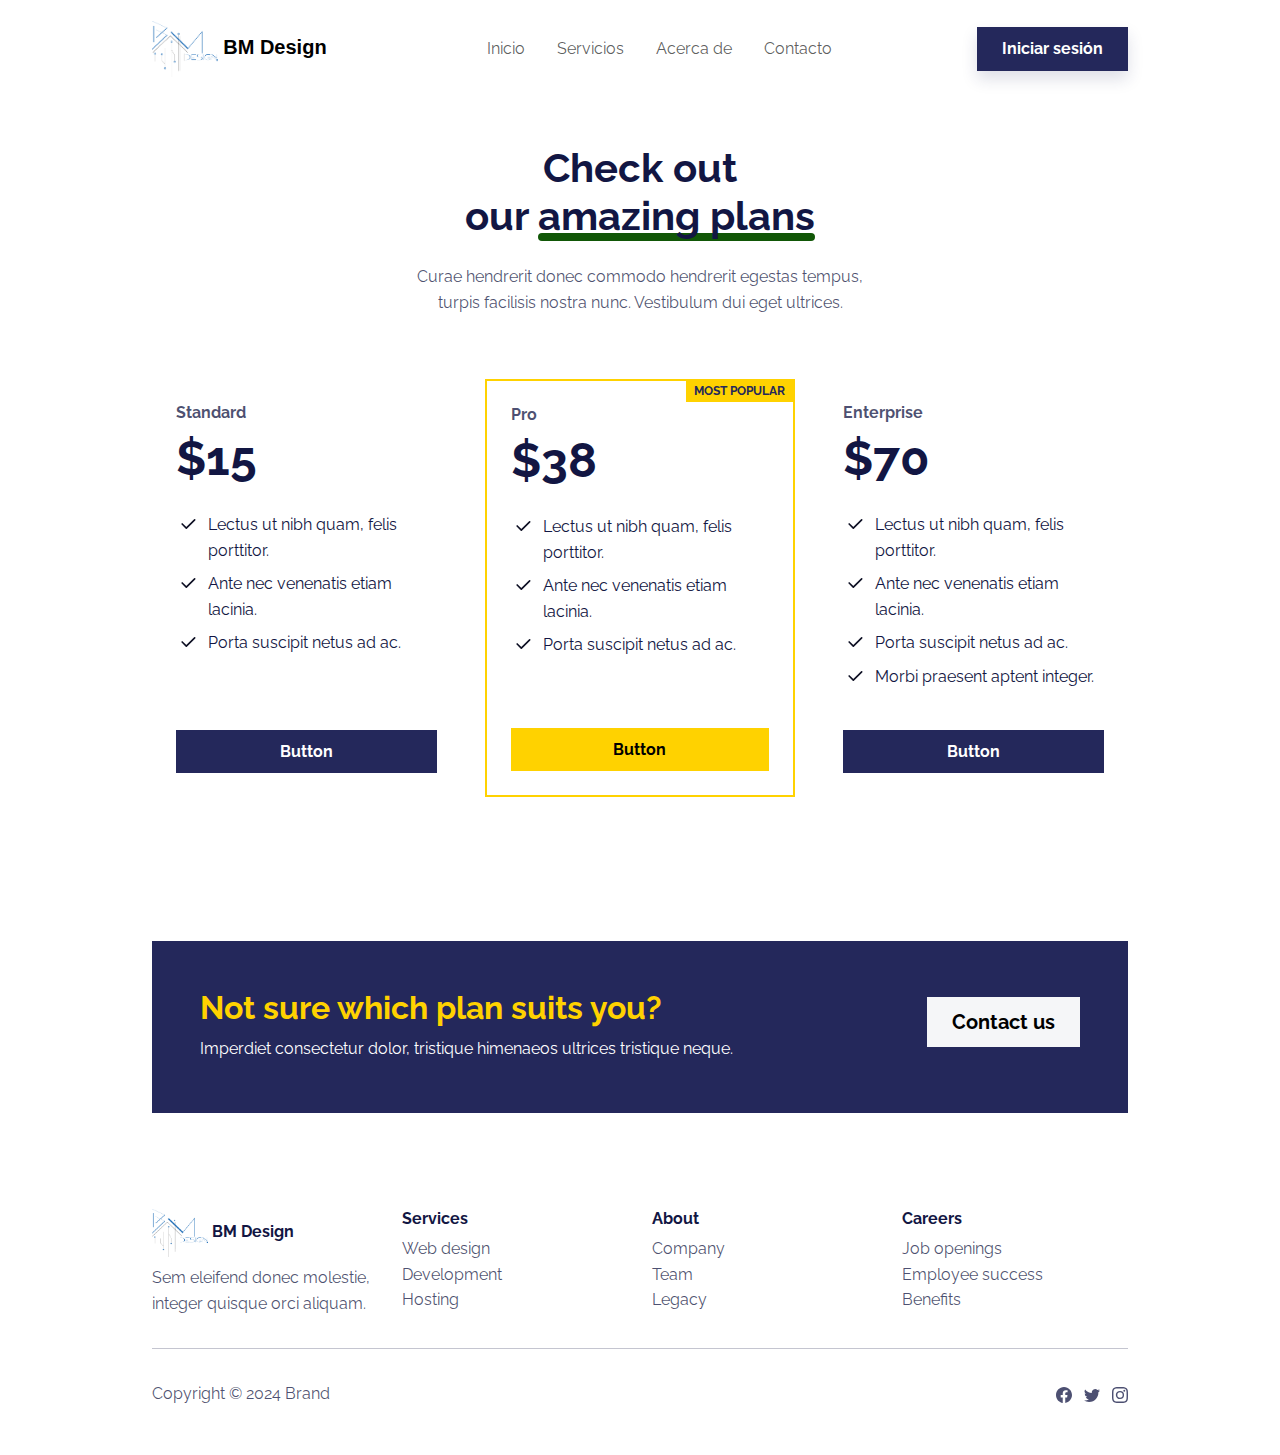
<file: pricing.html>
<!DOCTYPE html>
<html data-bs-theme="auto" lang="es-mx">

<head>
    <meta charset="utf-8">
    <meta name="viewport" content="width=device-width, initial-scale=1.0, shrink-to-fit=no">
    <title>Pricing - Brand</title>
    <link rel="canonical" href="https://bmdesign.mx/pricing.html">
    <meta property="og:url" content="https://bmdesign.mx/pricing.html">
    <script>
        (function() {

            // JavaScript snippet handling Dark/Light mode switching

            const getStoredTheme = () => localStorage.getItem('theme');
            const setStoredTheme = theme => localStorage.setItem('theme', theme);
            const forcedTheme = document.documentElement.getAttribute('data-bss-forced-theme');

            const getPreferredTheme = () => {

                if (forcedTheme) return forcedTheme;

                const storedTheme = getStoredTheme();
                if (storedTheme) {
                    return storedTheme;
                }

                const pageTheme = document.documentElement.getAttribute('data-bs-theme');

                if (pageTheme) {
                    return pageTheme;
                }

                return window.matchMedia('(prefers-color-scheme: dark)').matches ? 'dark' : 'light';
            }

            const setTheme = theme => {
                if (theme === 'auto' && window.matchMedia('(prefers-color-scheme: dark)').matches) {
                    document.documentElement.setAttribute('data-bs-theme', 'dark');
                } else {
                    document.documentElement.setAttribute('data-bs-theme', theme);
                }
            }

            setTheme(getPreferredTheme());

            const showActiveTheme = (theme, focus = false) => {
                const themeSwitchers = [].slice.call(document.querySelectorAll('.theme-switcher'));

                if (!themeSwitchers.length) return;

                document.querySelectorAll('[data-bs-theme-value]').forEach(element => {
                    element.classList.remove('active');
                    element.setAttribute('aria-pressed', 'false');
                });

                for (const themeSwitcher of themeSwitchers) {

                    const btnToActivate = themeSwitcher.querySelector('[data-bs-theme-value="' + theme + '"]');

                    if (btnToActivate) {
                        btnToActivate.classList.add('active');
                        btnToActivate.setAttribute('aria-pressed', 'true');
                    }
                }
            }

            window.matchMedia('(prefers-color-scheme: dark)').addEventListener('change', () => {
                const storedTheme = getStoredTheme();
                if (storedTheme !== 'light' && storedTheme !== 'dark') {
                    setTheme(getPreferredTheme());
                }
            });

            window.addEventListener('DOMContentLoaded', () => {
                showActiveTheme(getPreferredTheme());

                document.querySelectorAll('[data-bs-theme-value]')
                    .forEach(toggle => {
                        toggle.addEventListener('click', (e) => {
                            e.preventDefault();
                            const theme = toggle.getAttribute('data-bs-theme-value');
                            setStoredTheme(theme);
                            setTheme(theme);
                            showActiveTheme(theme);
                        })
                    })
            });
        })();
    </script>
    <link rel="stylesheet" href="assets/bootstrap/css/bootstrap.min.css?h=5fe79462834491b3bde4026987c3b88c">
    <link rel="stylesheet" href="https://fonts.googleapis.com/css?family=Raleway:300italic,400italic,600italic,700italic,800italic,400,300,600,700,800&amp;display=swap">
    <link rel="stylesheet" href="assets/css/bmdesign.css?h=da658a721080ef7714cd0968ba524359">
    <link rel="stylesheet" href="assets/css/Hero-Carousel-images.css?h=4f3cfa46e40e236365345fc77963f4b8">
</head>

<body>
    <!-- Start: Navbar Centered Links -->
    <nav class="navbar navbar-expand-md fixed-top navbar-shrink py-3 navbar-light" id="mainNav">
        <div class="container"><a class="navbar-brand d-flex align-items-center" href="/"><span class="custom-font bold"><img class="bs-icon-sm" src="assets/img/bmdesign/BM%20DESIGN%203.png?h=b37633575e01832894a1f096b7edbfd5" style="max-height: 3.5rem;">&nbsp;BM Design</span></a><button data-bs-toggle="collapse" class="navbar-toggler" data-bs-target="#navcol-1"><span class="visually-hidden">Toggle navigation</span><span class="navbar-toggler-icon"></span></button>
            <div class="collapse navbar-collapse" id="navcol-1">
                <ul class="navbar-nav mx-auto">
                    <li class="nav-item"><a class="nav-link" href="index.html">Inicio</a></li>
                    <li class="nav-item"><a class="nav-link" href="services.html">Servicios</a></li>
                    <li class="nav-item"><a class="nav-link" href="about-us.html">Acerca de</a></li>
                    <li class="nav-item"><a class="nav-link" href="contacts.html">Contacto</a></li>
                </ul><a class="btn btn-primary shadow" role="button" href="signup.html">Iniciar sesión</a>
            </div>
        </div>
    </nav><!-- End: Navbar Centered Links -->
    <section class="py-5 mt-5">
        <!-- Start: Pricing Clean -->
        <div class="container py-4 py-xl-5">
            <div class="row mb-5">
                <div class="col-md-8 col-xl-6 text-center mx-auto">
                    <h2 class="display-6 fw-bold mb-4">Check out<br>our <span class="underline">amazing plans</span></h2>
                    <p class="text-muted">Curae hendrerit donec commodo hendrerit egestas tempus, turpis facilisis nostra nunc. Vestibulum dui eget ultrices.</p>
                </div>
            </div>
            <div class="row gy-4 row-cols-1 row-cols-md-2 row-cols-lg-3">
                <div class="col">
                    <div class="card border-0 h-100">
                        <div class="card-body d-flex flex-column justify-content-between p-4">
                            <div>
                                <h6 class="fw-bold text-muted">Standard</h6>
                                <h4 class="display-5 fw-bold mb-4">$15</h4>
                                <ul class="list-unstyled">
                                    <li class="d-flex mb-2"><span class="bs-icon-xs bs-icon-rounded bs-icon me-2"><svg xmlns="http://www.w3.org/2000/svg" width="1em" height="1em" viewBox="0 0 24 24" stroke-width="2" stroke="currentColor" fill="none" stroke-linecap="round" stroke-linejoin="round" class="icon icon-tabler icon-tabler-check fs-5 text-primary-emphasis">
                                                <path stroke="none" d="M0 0h24v24H0z" fill="none"></path>
                                                <path d="M5 12l5 5l10 -10"></path>
                                            </svg></span><span>Lectus ut nibh quam, felis porttitor.</span></li>
                                    <li class="d-flex mb-2"><span class="bs-icon-xs bs-icon-rounded bs-icon me-2"><svg xmlns="http://www.w3.org/2000/svg" width="1em" height="1em" viewBox="0 0 24 24" stroke-width="2" stroke="currentColor" fill="none" stroke-linecap="round" stroke-linejoin="round" class="icon icon-tabler icon-tabler-check fs-5 text-primary-emphasis">
                                                <path stroke="none" d="M0 0h24v24H0z" fill="none"></path>
                                                <path d="M5 12l5 5l10 -10"></path>
                                            </svg></span><span>Ante nec venenatis etiam lacinia.</span></li>
                                    <li class="d-flex mb-2"><span class="bs-icon-xs bs-icon-rounded bs-icon me-2"><svg xmlns="http://www.w3.org/2000/svg" width="1em" height="1em" viewBox="0 0 24 24" stroke-width="2" stroke="currentColor" fill="none" stroke-linecap="round" stroke-linejoin="round" class="icon icon-tabler icon-tabler-check fs-5 text-primary-emphasis">
                                                <path stroke="none" d="M0 0h24v24H0z" fill="none"></path>
                                                <path d="M5 12l5 5l10 -10"></path>
                                            </svg></span><span>Porta suscipit netus ad ac.</span></li>
                                </ul>
                            </div><a class="btn btn-primary" role="button" href="#">Button</a>
                        </div>
                    </div>
                </div>
                <div class="col">
                    <div class="card border-warning border-2 h-100">
                        <div class="card-body d-flex flex-column justify-content-between p-4"><span class="badge bg-warning position-absolute top-0 end-0 rounded-bottom-left text-uppercase text-primary">Most Popular</span>
                            <div>
                                <h6 class="fw-bold text-muted">Pro</h6>
                                <h4 class="display-5 fw-bold mb-4">$38</h4>
                                <ul class="list-unstyled">
                                    <li class="d-flex mb-2"><span class="bs-icon-xs bs-icon-rounded bs-icon me-2"><svg xmlns="http://www.w3.org/2000/svg" width="1em" height="1em" viewBox="0 0 24 24" stroke-width="2" stroke="currentColor" fill="none" stroke-linecap="round" stroke-linejoin="round" class="icon icon-tabler icon-tabler-check fs-5 text-primary-emphasis">
                                                <path stroke="none" d="M0 0h24v24H0z" fill="none"></path>
                                                <path d="M5 12l5 5l10 -10"></path>
                                            </svg></span><span>Lectus ut nibh quam, felis porttitor.</span></li>
                                    <li class="d-flex mb-2"><span class="bs-icon-xs bs-icon-rounded bs-icon me-2"><svg xmlns="http://www.w3.org/2000/svg" width="1em" height="1em" viewBox="0 0 24 24" stroke-width="2" stroke="currentColor" fill="none" stroke-linecap="round" stroke-linejoin="round" class="icon icon-tabler icon-tabler-check fs-5 text-primary-emphasis">
                                                <path stroke="none" d="M0 0h24v24H0z" fill="none"></path>
                                                <path d="M5 12l5 5l10 -10"></path>
                                            </svg></span><span>Ante nec venenatis etiam lacinia.</span></li>
                                    <li class="d-flex mb-2"><span class="bs-icon-xs bs-icon-rounded bs-icon me-2"><svg xmlns="http://www.w3.org/2000/svg" width="1em" height="1em" viewBox="0 0 24 24" stroke-width="2" stroke="currentColor" fill="none" stroke-linecap="round" stroke-linejoin="round" class="icon icon-tabler icon-tabler-check fs-5 text-primary-emphasis">
                                                <path stroke="none" d="M0 0h24v24H0z" fill="none"></path>
                                                <path d="M5 12l5 5l10 -10"></path>
                                            </svg></span><span>Porta suscipit netus ad ac.</span></li>
                                </ul>
                            </div><a class="btn btn-warning" role="button" href="#">Button</a>
                        </div>
                    </div>
                </div>
                <div class="col">
                    <div class="card border-0 h-100">
                        <div class="card-body d-flex flex-column justify-content-between p-4">
                            <div class="pb-4">
                                <h6 class="fw-bold text-muted">Enterprise</h6>
                                <h4 class="display-5 fw-bold mb-4">$70</h4>
                                <ul class="list-unstyled">
                                    <li class="d-flex mb-2"><span class="bs-icon-xs bs-icon-rounded bs-icon me-2"><svg xmlns="http://www.w3.org/2000/svg" width="1em" height="1em" viewBox="0 0 24 24" stroke-width="2" stroke="currentColor" fill="none" stroke-linecap="round" stroke-linejoin="round" class="icon icon-tabler icon-tabler-check fs-5 text-primary-emphasis">
                                                <path stroke="none" d="M0 0h24v24H0z" fill="none"></path>
                                                <path d="M5 12l5 5l10 -10"></path>
                                            </svg></span><span>Lectus ut nibh quam, felis porttitor.</span></li>
                                    <li class="d-flex mb-2"><span class="bs-icon-xs bs-icon-rounded bs-icon me-2"><svg xmlns="http://www.w3.org/2000/svg" width="1em" height="1em" viewBox="0 0 24 24" stroke-width="2" stroke="currentColor" fill="none" stroke-linecap="round" stroke-linejoin="round" class="icon icon-tabler icon-tabler-check fs-5 text-primary-emphasis">
                                                <path stroke="none" d="M0 0h24v24H0z" fill="none"></path>
                                                <path d="M5 12l5 5l10 -10"></path>
                                            </svg></span><span>Ante nec venenatis etiam lacinia.</span></li>
                                    <li class="d-flex mb-2"><span class="bs-icon-xs bs-icon-rounded bs-icon me-2"><svg xmlns="http://www.w3.org/2000/svg" width="1em" height="1em" viewBox="0 0 24 24" stroke-width="2" stroke="currentColor" fill="none" stroke-linecap="round" stroke-linejoin="round" class="icon icon-tabler icon-tabler-check fs-5 text-primary-emphasis">
                                                <path stroke="none" d="M0 0h24v24H0z" fill="none"></path>
                                                <path d="M5 12l5 5l10 -10"></path>
                                            </svg></span><span>Porta suscipit netus ad ac.</span></li>
                                    <li class="d-flex mb-2"><span class="bs-icon-xs bs-icon-rounded bs-icon me-2"><svg xmlns="http://www.w3.org/2000/svg" width="1em" height="1em" viewBox="0 0 24 24" stroke-width="2" stroke="currentColor" fill="none" stroke-linecap="round" stroke-linejoin="round" class="icon icon-tabler icon-tabler-check fs-5 text-primary-emphasis">
                                                <path stroke="none" d="M0 0h24v24H0z" fill="none"></path>
                                                <path d="M5 12l5 5l10 -10"></path>
                                            </svg></span><span>Morbi praesent aptent integer.</span></li>
                                </ul>
                            </div><a class="btn btn-primary" role="button" href="#">Button</a>
                        </div>
                    </div>
                </div>
            </div>
        </div><!-- End: Pricing Clean -->
    </section><!-- Start: Contact Us Banner -->
    <section class="py-4 py-xl-5">
        <div class="container">
            <div class="text-white bg-primary border rounded border-0 border-primary d-flex flex-column justify-content-between flex-lg-row p-4 p-md-5">
                <div class="pb-2 pb-lg-1">
                    <h2 class="fw-bold text-warning mb-2">Not sure which plan suits you?</h2>
                    <p class="mb-0">Imperdiet consectetur dolor, tristique himenaeos ultrices tristique neque.</p>
                </div>
                <div class="my-2"><a class="btn btn-light fs-5 py-2 px-4" role="button" href="contacts.html">Contact us</a></div>
            </div>
        </div>
    </section><!-- End: Contact Us Banner -->
    <!-- Start: Footer Multi Column -->
    <footer>
        <div class="container py-4 py-lg-5">
            <div class="row row-cols-2 row-cols-md-4">
                <!-- Start: Social Icons -->
                <div class="col-12 col-md-3">
                    <div class="fw-bold d-flex align-items-center mb-2"><span><img class="bs-icon-sm" style="max-height: 3rem !important;" src="assets/img/bmdesign/BM%20DESIGN2.png?h=b37633575e01832894a1f096b7edbfd5">&nbsp;BM Design</span></div>
                    <p class="text-muted">Sem eleifend donec molestie, integer quisque orci aliquam.</p>
                </div><!-- End: Social Icons -->
                <!-- Start: Services -->
                <div class="col-sm-4 col-md-3 text-lg-start d-flex flex-column">
                    <h3 class="fs-6 fw-bold">Services</h3>
                    <ul class="list-unstyled">
                        <li><a href="#">Web design</a></li>
                        <li><a href="#">Development</a></li>
                        <li><a href="#">Hosting</a></li>
                    </ul>
                </div><!-- End: Services -->
                <!-- Start: About -->
                <div class="col-sm-4 col-md-3 text-lg-start d-flex flex-column">
                    <h3 class="fs-6 fw-bold">About</h3>
                    <ul class="list-unstyled">
                        <li><a href="#">Company</a></li>
                        <li><a href="#">Team</a></li>
                        <li><a href="#">Legacy</a></li>
                    </ul>
                </div><!-- End: About -->
                <!-- Start: Careers -->
                <div class="col-sm-4 col-md-3 text-lg-start d-flex flex-column">
                    <h3 class="fs-6 fw-bold">Careers</h3>
                    <ul class="list-unstyled">
                        <li><a href="#">Job openings</a></li>
                        <li><a href="#">Employee success</a></li>
                        <li><a href="#">Benefits</a></li>
                    </ul>
                </div><!-- End: Careers -->
            </div>
            <hr>
            <div class="text-muted d-flex justify-content-between align-items-center pt-3">
                <p class="mb-0">Copyright © 2024 Brand</p>
                <ul class="list-inline mb-0">
                    <li class="list-inline-item"><svg xmlns="http://www.w3.org/2000/svg" width="1em" height="1em" fill="currentColor" viewBox="0 0 16 16" class="bi bi-facebook">
                            <path d="M16 8.049c0-4.446-3.582-8.05-8-8.05C3.58 0-.002 3.603-.002 8.05c0 4.017 2.926 7.347 6.75 7.951v-5.625h-2.03V8.05H6.75V6.275c0-2.017 1.195-3.131 3.022-3.131.876 0 1.791.157 1.791.157v1.98h-1.009c-.993 0-1.303.621-1.303 1.258v1.51h2.218l-.354 2.326H9.25V16c3.824-.604 6.75-3.934 6.75-7.951"></path>
                        </svg></li>
                    <li class="list-inline-item"><svg xmlns="http://www.w3.org/2000/svg" width="1em" height="1em" fill="currentColor" viewBox="0 0 16 16" class="bi bi-twitter">
                            <path d="M5.026 15c6.038 0 9.341-5.003 9.341-9.334 0-.14 0-.282-.006-.422A6.685 6.685 0 0 0 16 3.542a6.658 6.658 0 0 1-1.889.518 3.301 3.301 0 0 0 1.447-1.817 6.533 6.533 0 0 1-2.087.793A3.286 3.286 0 0 0 7.875 6.03a9.325 9.325 0 0 1-6.767-3.429 3.289 3.289 0 0 0 1.018 4.382A3.323 3.323 0 0 1 .64 6.575v.045a3.288 3.288 0 0 0 2.632 3.218 3.203 3.203 0 0 1-.865.115 3.23 3.23 0 0 1-.614-.057 3.283 3.283 0 0 0 3.067 2.277A6.588 6.588 0 0 1 .78 13.58a6.32 6.32 0 0 1-.78-.045A9.344 9.344 0 0 0 5.026 15"></path>
                        </svg></li>
                    <li class="list-inline-item"><svg xmlns="http://www.w3.org/2000/svg" width="1em" height="1em" fill="currentColor" viewBox="0 0 16 16" class="bi bi-instagram">
                            <path d="M8 0C5.829 0 5.556.01 4.703.048 3.85.088 3.269.222 2.76.42a3.917 3.917 0 0 0-1.417.923A3.927 3.927 0 0 0 .42 2.76C.222 3.268.087 3.85.048 4.7.01 5.555 0 5.827 0 8.001c0 2.172.01 2.444.048 3.297.04.852.174 1.433.372 1.942.205.526.478.972.923 1.417.444.445.89.719 1.416.923.51.198 1.09.333 1.942.372C5.555 15.99 5.827 16 8 16s2.444-.01 3.298-.048c.851-.04 1.434-.174 1.943-.372a3.916 3.916 0 0 0 1.416-.923c.445-.445.718-.891.923-1.417.197-.509.332-1.09.372-1.942C15.99 10.445 16 10.173 16 8s-.01-2.445-.048-3.299c-.04-.851-.175-1.433-.372-1.941a3.926 3.926 0 0 0-.923-1.417A3.911 3.911 0 0 0 13.24.42c-.51-.198-1.092-.333-1.943-.372C10.443.01 10.172 0 7.998 0h.003zm-.717 1.442h.718c2.136 0 2.389.007 3.232.046.78.035 1.204.166 1.486.275.373.145.64.319.92.599.28.28.453.546.598.92.11.281.24.705.275 1.485.039.843.047 1.096.047 3.231s-.008 2.389-.047 3.232c-.035.78-.166 1.203-.275 1.485a2.47 2.47 0 0 1-.599.919c-.28.28-.546.453-.92.598-.28.11-.704.24-1.485.276-.843.038-1.096.047-3.232.047s-2.39-.009-3.233-.047c-.78-.036-1.203-.166-1.485-.276a2.478 2.478 0 0 1-.92-.598 2.48 2.48 0 0 1-.6-.92c-.109-.281-.24-.705-.275-1.485-.038-.843-.046-1.096-.046-3.233 0-2.136.008-2.388.046-3.231.036-.78.166-1.204.276-1.486.145-.373.319-.64.599-.92.28-.28.546-.453.92-.598.282-.11.705-.24 1.485-.276.738-.034 1.024-.044 2.515-.045v.002zm4.988 1.328a.96.96 0 1 0 0 1.92.96.96 0 0 0 0-1.92zm-4.27 1.122a4.109 4.109 0 1 0 0 8.217 4.109 4.109 0 0 0 0-8.217zm0 1.441a2.667 2.667 0 1 1 0 5.334 2.667 2.667 0 0 1 0-5.334"></path>
                        </svg></li>
                </ul>
            </div>
        </div>
    </footer><!-- End: Footer Multi Column -->
    <script src="https://cdnjs.cloudflare.com/ajax/libs/jquery/3.7.0/jquery.min.js"></script>
    <script src="https://cdn.jsdelivr.net/npm/bootstrap@5.3.2/dist/js/bootstrap.bundle.min.js"></script>
    <script src="assets/js/startup-modern.js?h=860a1ecddc64fd24c02f2fc109343dbd"></script>
</body>

</html>
</file>
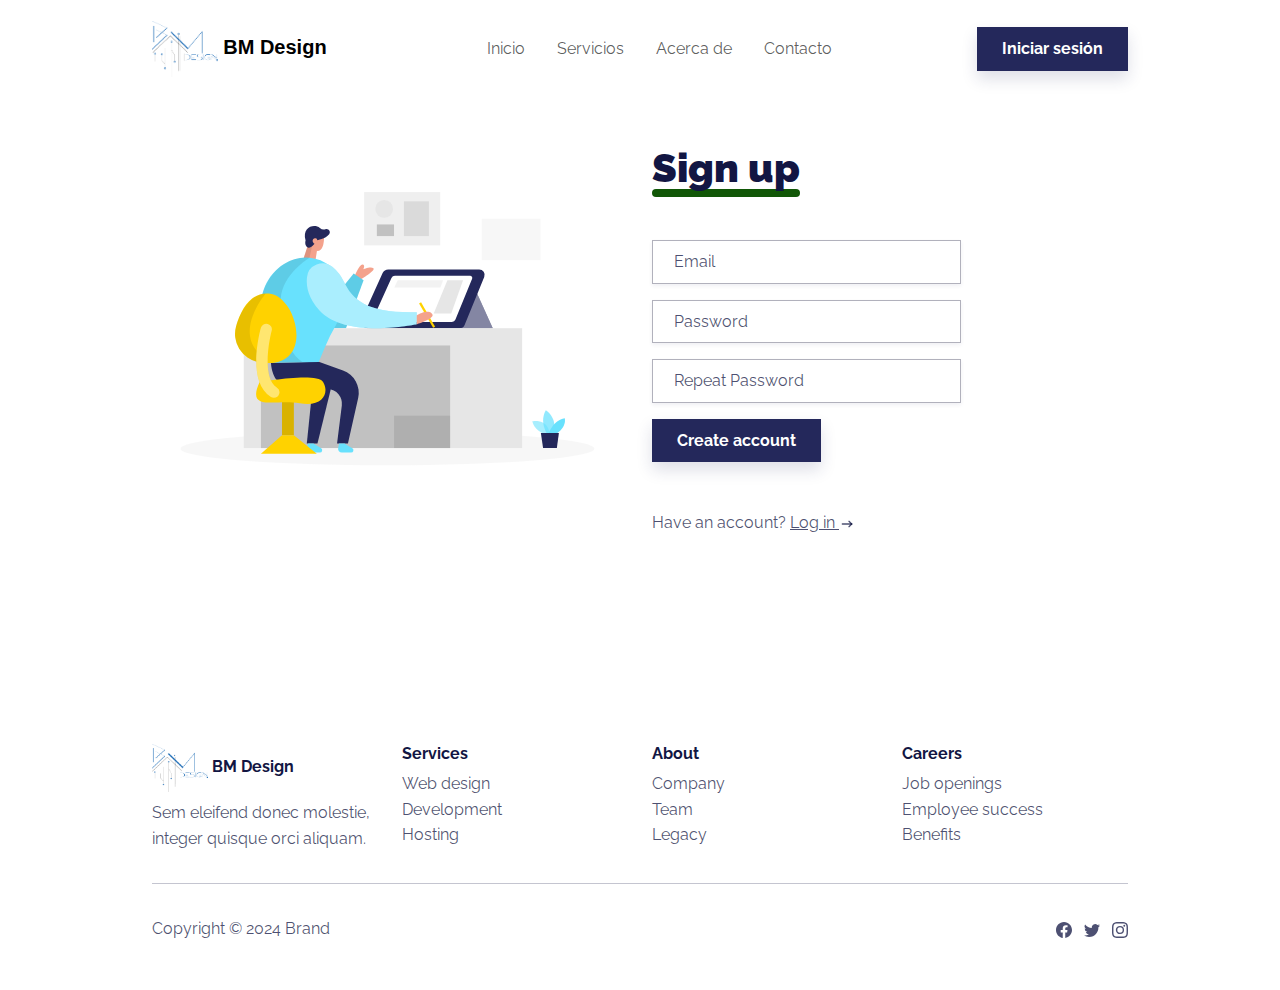
<file: signup.html>
<!DOCTYPE html>
<html data-bs-theme="auto" lang="es-mx">

<head>
    <meta charset="utf-8">
    <meta name="viewport" content="width=device-width, initial-scale=1.0, shrink-to-fit=no">
    <title>Sign up - Brand</title>
    <link rel="canonical" href="https://bmdesign.mx/signup.html">
    <meta property="og:url" content="https://bmdesign.mx/signup.html">
    <script>
        (function() {

            // JavaScript snippet handling Dark/Light mode switching

            const getStoredTheme = () => localStorage.getItem('theme');
            const setStoredTheme = theme => localStorage.setItem('theme', theme);
            const forcedTheme = document.documentElement.getAttribute('data-bss-forced-theme');

            const getPreferredTheme = () => {

                if (forcedTheme) return forcedTheme;

                const storedTheme = getStoredTheme();
                if (storedTheme) {
                    return storedTheme;
                }

                const pageTheme = document.documentElement.getAttribute('data-bs-theme');

                if (pageTheme) {
                    return pageTheme;
                }

                return window.matchMedia('(prefers-color-scheme: dark)').matches ? 'dark' : 'light';
            }

            const setTheme = theme => {
                if (theme === 'auto' && window.matchMedia('(prefers-color-scheme: dark)').matches) {
                    document.documentElement.setAttribute('data-bs-theme', 'dark');
                } else {
                    document.documentElement.setAttribute('data-bs-theme', theme);
                }
            }

            setTheme(getPreferredTheme());

            const showActiveTheme = (theme, focus = false) => {
                const themeSwitchers = [].slice.call(document.querySelectorAll('.theme-switcher'));

                if (!themeSwitchers.length) return;

                document.querySelectorAll('[data-bs-theme-value]').forEach(element => {
                    element.classList.remove('active');
                    element.setAttribute('aria-pressed', 'false');
                });

                for (const themeSwitcher of themeSwitchers) {

                    const btnToActivate = themeSwitcher.querySelector('[data-bs-theme-value="' + theme + '"]');

                    if (btnToActivate) {
                        btnToActivate.classList.add('active');
                        btnToActivate.setAttribute('aria-pressed', 'true');
                    }
                }
            }

            window.matchMedia('(prefers-color-scheme: dark)').addEventListener('change', () => {
                const storedTheme = getStoredTheme();
                if (storedTheme !== 'light' && storedTheme !== 'dark') {
                    setTheme(getPreferredTheme());
                }
            });

            window.addEventListener('DOMContentLoaded', () => {
                showActiveTheme(getPreferredTheme());

                document.querySelectorAll('[data-bs-theme-value]')
                    .forEach(toggle => {
                        toggle.addEventListener('click', (e) => {
                            e.preventDefault();
                            const theme = toggle.getAttribute('data-bs-theme-value');
                            setStoredTheme(theme);
                            setTheme(theme);
                            showActiveTheme(theme);
                        })
                    })
            });
        })();
    </script>
    <link rel="stylesheet" href="assets/bootstrap/css/bootstrap.min.css?h=5fe79462834491b3bde4026987c3b88c">
    <link rel="stylesheet" href="https://fonts.googleapis.com/css?family=Raleway:300italic,400italic,600italic,700italic,800italic,400,300,600,700,800&amp;display=swap">
    <link rel="stylesheet" href="assets/css/bmdesign.css?h=da658a721080ef7714cd0968ba524359">
    <link rel="stylesheet" href="assets/css/Hero-Carousel-images.css?h=4f3cfa46e40e236365345fc77963f4b8">
</head>

<body>
    <!-- Start: Navbar Centered Links -->
    <nav class="navbar navbar-expand-md fixed-top navbar-shrink py-3 navbar-light" id="mainNav">
        <div class="container"><a class="navbar-brand d-flex align-items-center" href="/"><span class="custom-font bold"><img class="bs-icon-sm" src="assets/img/bmdesign/BM%20DESIGN%203.png?h=b37633575e01832894a1f096b7edbfd5" style="max-height: 3.5rem;">&nbsp;BM Design</span></a><button data-bs-toggle="collapse" class="navbar-toggler" data-bs-target="#navcol-1"><span class="visually-hidden">Toggle navigation</span><span class="navbar-toggler-icon"></span></button>
            <div class="collapse navbar-collapse" id="navcol-1">
                <ul class="navbar-nav mx-auto">
                    <li class="nav-item"><a class="nav-link" href="index.html">Inicio</a></li>
                    <li class="nav-item"><a class="nav-link" href="services.html">Servicios</a></li>
                    <li class="nav-item"><a class="nav-link" href="about-us.html">Acerca de</a></li>
                    <li class="nav-item"><a class="nav-link" href="contacts.html">Contacto</a></li>
                </ul><a class="btn btn-primary shadow" role="button" href="signup.html">Iniciar sesión</a>
            </div>
        </div>
    </nav><!-- End: Navbar Centered Links -->
    <section class="py-4 py-md-5 my-5">
        <div class="container py-md-5">
            <div class="row">
                <div class="col-md-6 text-center"><img class="img-fluid w-100" src="assets/img/illustrations/register.svg?h=aa57a3341846af8b091dc008c25da279"></div>
                <div class="col-md-5 col-xl-4 text-center text-md-start">
                    <h2 class="display-6 fw-bold mb-5"><span class="underline pb-1"><strong>Sign up</strong></span></h2>
                    <form method="post" data-bs-theme="light">
                        <div class="mb-3"><input class="shadow-sm form-control" type="email" name="email" placeholder="Email"></div>
                        <div class="mb-3"><input class="shadow-sm form-control" type="password" name="password" placeholder="Password"></div>
                        <div class="mb-3"><input class="shadow-sm form-control" type="password" name="password_repeat" placeholder="Repeat Password"></div>
                        <div class="mb-5"><button class="btn btn-primary shadow" type="submit">Create account</button></div>
                    </form>
                    <p class="text-muted">Have an account? <a href="login.html">Log in&nbsp;<svg xmlns="http://www.w3.org/2000/svg" width="1em" height="1em" viewBox="0 0 24 24" stroke-width="2" stroke="currentColor" fill="none" stroke-linecap="round" stroke-linejoin="round" class="icon icon-tabler icon-tabler-arrow-narrow-right">
                                <path stroke="none" d="M0 0h24v24H0z" fill="none"></path>
                                <path d="M5 12l14 0"></path>
                                <path d="M15 16l4 -4"></path>
                                <path d="M15 8l4 4"></path>
                            </svg></a>&nbsp;</p>
                </div>
            </div>
        </div>
    </section><!-- Start: Footer Multi Column -->
    <footer>
        <div class="container py-4 py-lg-5">
            <div class="row row-cols-2 row-cols-md-4">
                <!-- Start: Social Icons -->
                <div class="col-12 col-md-3">
                    <div class="fw-bold d-flex align-items-center mb-2"><span><img class="bs-icon-sm" style="max-height: 3rem !important;" src="assets/img/bmdesign/BM%20DESIGN2.png?h=b37633575e01832894a1f096b7edbfd5">&nbsp;BM Design</span></div>
                    <p class="text-muted">Sem eleifend donec molestie, integer quisque orci aliquam.</p>
                </div><!-- End: Social Icons -->
                <!-- Start: Services -->
                <div class="col-sm-4 col-md-3 text-lg-start d-flex flex-column">
                    <h3 class="fs-6 fw-bold">Services</h3>
                    <ul class="list-unstyled">
                        <li><a href="#">Web design</a></li>
                        <li><a href="#">Development</a></li>
                        <li><a href="#">Hosting</a></li>
                    </ul>
                </div><!-- End: Services -->
                <!-- Start: About -->
                <div class="col-sm-4 col-md-3 text-lg-start d-flex flex-column">
                    <h3 class="fs-6 fw-bold">About</h3>
                    <ul class="list-unstyled">
                        <li><a href="#">Company</a></li>
                        <li><a href="#">Team</a></li>
                        <li><a href="#">Legacy</a></li>
                    </ul>
                </div><!-- End: About -->
                <!-- Start: Careers -->
                <div class="col-sm-4 col-md-3 text-lg-start d-flex flex-column">
                    <h3 class="fs-6 fw-bold">Careers</h3>
                    <ul class="list-unstyled">
                        <li><a href="#">Job openings</a></li>
                        <li><a href="#">Employee success</a></li>
                        <li><a href="#">Benefits</a></li>
                    </ul>
                </div><!-- End: Careers -->
            </div>
            <hr>
            <div class="text-muted d-flex justify-content-between align-items-center pt-3">
                <p class="mb-0">Copyright © 2024 Brand</p>
                <ul class="list-inline mb-0">
                    <li class="list-inline-item"><svg xmlns="http://www.w3.org/2000/svg" width="1em" height="1em" fill="currentColor" viewBox="0 0 16 16" class="bi bi-facebook">
                            <path d="M16 8.049c0-4.446-3.582-8.05-8-8.05C3.58 0-.002 3.603-.002 8.05c0 4.017 2.926 7.347 6.75 7.951v-5.625h-2.03V8.05H6.75V6.275c0-2.017 1.195-3.131 3.022-3.131.876 0 1.791.157 1.791.157v1.98h-1.009c-.993 0-1.303.621-1.303 1.258v1.51h2.218l-.354 2.326H9.25V16c3.824-.604 6.75-3.934 6.75-7.951"></path>
                        </svg></li>
                    <li class="list-inline-item"><svg xmlns="http://www.w3.org/2000/svg" width="1em" height="1em" fill="currentColor" viewBox="0 0 16 16" class="bi bi-twitter">
                            <path d="M5.026 15c6.038 0 9.341-5.003 9.341-9.334 0-.14 0-.282-.006-.422A6.685 6.685 0 0 0 16 3.542a6.658 6.658 0 0 1-1.889.518 3.301 3.301 0 0 0 1.447-1.817 6.533 6.533 0 0 1-2.087.793A3.286 3.286 0 0 0 7.875 6.03a9.325 9.325 0 0 1-6.767-3.429 3.289 3.289 0 0 0 1.018 4.382A3.323 3.323 0 0 1 .64 6.575v.045a3.288 3.288 0 0 0 2.632 3.218 3.203 3.203 0 0 1-.865.115 3.23 3.23 0 0 1-.614-.057 3.283 3.283 0 0 0 3.067 2.277A6.588 6.588 0 0 1 .78 13.58a6.32 6.32 0 0 1-.78-.045A9.344 9.344 0 0 0 5.026 15"></path>
                        </svg></li>
                    <li class="list-inline-item"><svg xmlns="http://www.w3.org/2000/svg" width="1em" height="1em" fill="currentColor" viewBox="0 0 16 16" class="bi bi-instagram">
                            <path d="M8 0C5.829 0 5.556.01 4.703.048 3.85.088 3.269.222 2.76.42a3.917 3.917 0 0 0-1.417.923A3.927 3.927 0 0 0 .42 2.76C.222 3.268.087 3.85.048 4.7.01 5.555 0 5.827 0 8.001c0 2.172.01 2.444.048 3.297.04.852.174 1.433.372 1.942.205.526.478.972.923 1.417.444.445.89.719 1.416.923.51.198 1.09.333 1.942.372C5.555 15.99 5.827 16 8 16s2.444-.01 3.298-.048c.851-.04 1.434-.174 1.943-.372a3.916 3.916 0 0 0 1.416-.923c.445-.445.718-.891.923-1.417.197-.509.332-1.09.372-1.942C15.99 10.445 16 10.173 16 8s-.01-2.445-.048-3.299c-.04-.851-.175-1.433-.372-1.941a3.926 3.926 0 0 0-.923-1.417A3.911 3.911 0 0 0 13.24.42c-.51-.198-1.092-.333-1.943-.372C10.443.01 10.172 0 7.998 0h.003zm-.717 1.442h.718c2.136 0 2.389.007 3.232.046.78.035 1.204.166 1.486.275.373.145.64.319.92.599.28.28.453.546.598.92.11.281.24.705.275 1.485.039.843.047 1.096.047 3.231s-.008 2.389-.047 3.232c-.035.78-.166 1.203-.275 1.485a2.47 2.47 0 0 1-.599.919c-.28.28-.546.453-.92.598-.28.11-.704.24-1.485.276-.843.038-1.096.047-3.232.047s-2.39-.009-3.233-.047c-.78-.036-1.203-.166-1.485-.276a2.478 2.478 0 0 1-.92-.598 2.48 2.48 0 0 1-.6-.92c-.109-.281-.24-.705-.275-1.485-.038-.843-.046-1.096-.046-3.233 0-2.136.008-2.388.046-3.231.036-.78.166-1.204.276-1.486.145-.373.319-.64.599-.92.28-.28.546-.453.92-.598.282-.11.705-.24 1.485-.276.738-.034 1.024-.044 2.515-.045v.002zm4.988 1.328a.96.96 0 1 0 0 1.92.96.96 0 0 0 0-1.92zm-4.27 1.122a4.109 4.109 0 1 0 0 8.217 4.109 4.109 0 0 0 0-8.217zm0 1.441a2.667 2.667 0 1 1 0 5.334 2.667 2.667 0 0 1 0-5.334"></path>
                        </svg></li>
                </ul>
            </div>
        </div>
    </footer><!-- End: Footer Multi Column -->
    <script src="https://cdnjs.cloudflare.com/ajax/libs/jquery/3.7.0/jquery.min.js"></script>
    <script src="https://cdn.jsdelivr.net/npm/bootstrap@5.3.2/dist/js/bootstrap.bundle.min.js"></script>
    <script src="assets/js/startup-modern.js?h=860a1ecddc64fd24c02f2fc109343dbd"></script>
</body>

</html>
</file>
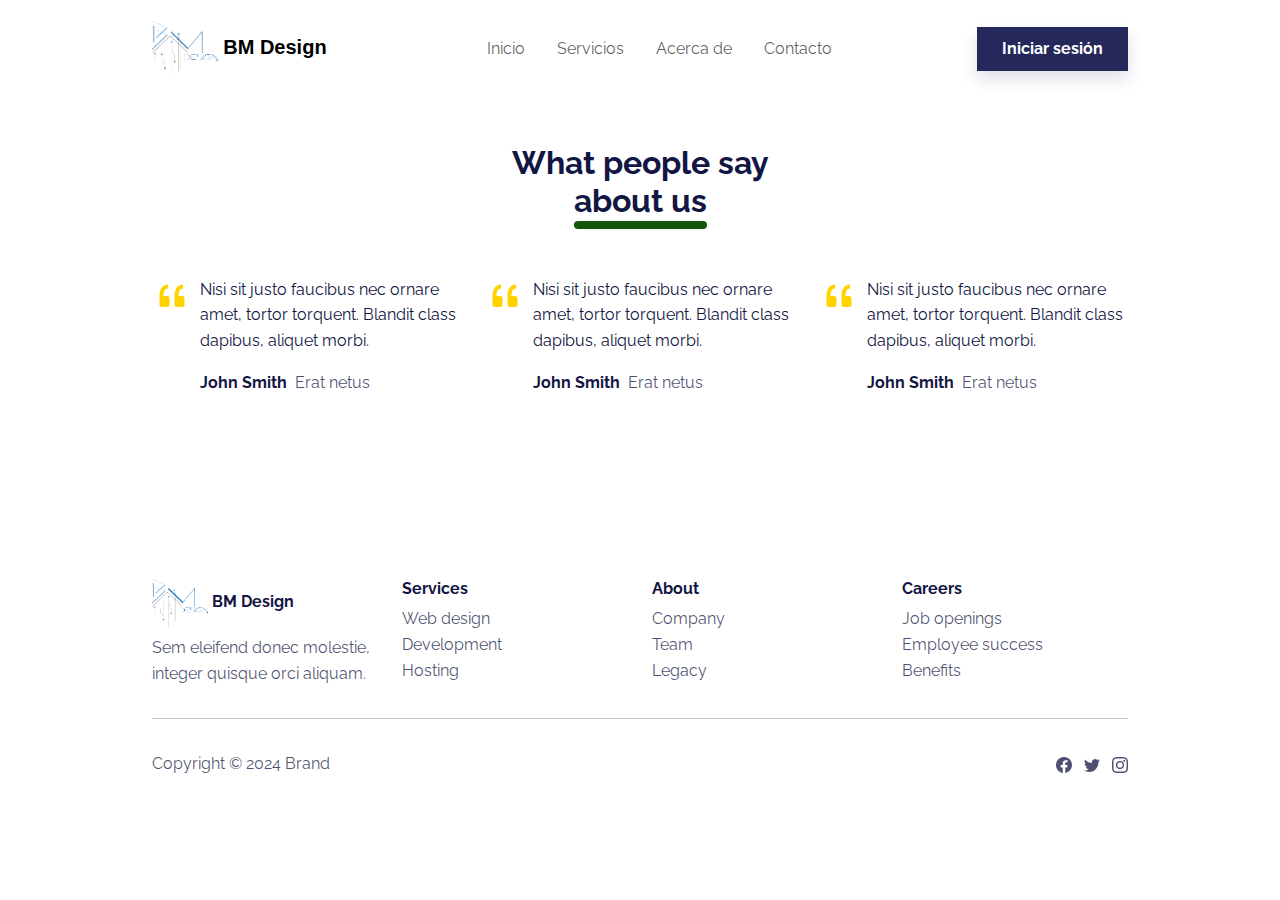
<file: testimonials.html>
<!DOCTYPE html>
<html data-bs-theme="auto" lang="es-mx">

<head>
    <meta charset="utf-8">
    <meta name="viewport" content="width=device-width, initial-scale=1.0, shrink-to-fit=no">
    <title>Testimonials - Brand</title>
    <link rel="canonical" href="https://bmdesign.mx/testimonials.html">
    <meta property="og:url" content="https://bmdesign.mx/testimonials.html">
    <script>
        (function() {

            // JavaScript snippet handling Dark/Light mode switching

            const getStoredTheme = () => localStorage.getItem('theme');
            const setStoredTheme = theme => localStorage.setItem('theme', theme);
            const forcedTheme = document.documentElement.getAttribute('data-bss-forced-theme');

            const getPreferredTheme = () => {

                if (forcedTheme) return forcedTheme;

                const storedTheme = getStoredTheme();
                if (storedTheme) {
                    return storedTheme;
                }

                const pageTheme = document.documentElement.getAttribute('data-bs-theme');

                if (pageTheme) {
                    return pageTheme;
                }

                return window.matchMedia('(prefers-color-scheme: dark)').matches ? 'dark' : 'light';
            }

            const setTheme = theme => {
                if (theme === 'auto' && window.matchMedia('(prefers-color-scheme: dark)').matches) {
                    document.documentElement.setAttribute('data-bs-theme', 'dark');
                } else {
                    document.documentElement.setAttribute('data-bs-theme', theme);
                }
            }

            setTheme(getPreferredTheme());

            const showActiveTheme = (theme, focus = false) => {
                const themeSwitchers = [].slice.call(document.querySelectorAll('.theme-switcher'));

                if (!themeSwitchers.length) return;

                document.querySelectorAll('[data-bs-theme-value]').forEach(element => {
                    element.classList.remove('active');
                    element.setAttribute('aria-pressed', 'false');
                });

                for (const themeSwitcher of themeSwitchers) {

                    const btnToActivate = themeSwitcher.querySelector('[data-bs-theme-value="' + theme + '"]');

                    if (btnToActivate) {
                        btnToActivate.classList.add('active');
                        btnToActivate.setAttribute('aria-pressed', 'true');
                    }
                }
            }

            window.matchMedia('(prefers-color-scheme: dark)').addEventListener('change', () => {
                const storedTheme = getStoredTheme();
                if (storedTheme !== 'light' && storedTheme !== 'dark') {
                    setTheme(getPreferredTheme());
                }
            });

            window.addEventListener('DOMContentLoaded', () => {
                showActiveTheme(getPreferredTheme());

                document.querySelectorAll('[data-bs-theme-value]')
                    .forEach(toggle => {
                        toggle.addEventListener('click', (e) => {
                            e.preventDefault();
                            const theme = toggle.getAttribute('data-bs-theme-value');
                            setStoredTheme(theme);
                            setTheme(theme);
                            showActiveTheme(theme);
                        })
                    })
            });
        })();
    </script>
    <link rel="stylesheet" href="assets/bootstrap/css/bootstrap.min.css?h=5fe79462834491b3bde4026987c3b88c">
    <link rel="stylesheet" href="https://fonts.googleapis.com/css?family=Raleway:300italic,400italic,600italic,700italic,800italic,400,300,600,700,800&amp;display=swap">
    <link rel="stylesheet" href="assets/css/bmdesign.css?h=da658a721080ef7714cd0968ba524359">
    <link rel="stylesheet" href="assets/css/Hero-Carousel-images.css?h=4f3cfa46e40e236365345fc77963f4b8">
</head>

<body>
    <!-- Start: Navbar Centered Links -->
    <nav class="navbar navbar-expand-md fixed-top navbar-shrink py-3 navbar-light" id="mainNav">
        <div class="container"><a class="navbar-brand d-flex align-items-center" href="/"><span class="custom-font bold"><img class="bs-icon-sm" src="assets/img/bmdesign/BM%20DESIGN%203.png?h=b37633575e01832894a1f096b7edbfd5" style="max-height: 3.5rem;">&nbsp;BM Design</span></a><button data-bs-toggle="collapse" class="navbar-toggler" data-bs-target="#navcol-1"><span class="visually-hidden">Toggle navigation</span><span class="navbar-toggler-icon"></span></button>
            <div class="collapse navbar-collapse" id="navcol-1">
                <ul class="navbar-nav mx-auto">
                    <li class="nav-item"><a class="nav-link" href="index.html">Inicio</a></li>
                    <li class="nav-item"><a class="nav-link" href="services.html">Servicios</a></li>
                    <li class="nav-item"><a class="nav-link" href="about-us.html">Acerca de</a></li>
                    <li class="nav-item"><a class="nav-link" href="contacts.html">Contacto</a></li>
                </ul><a class="btn btn-primary shadow" role="button" href="signup.html">Iniciar sesión</a>
            </div>
        </div>
    </nav><!-- End: Navbar Centered Links -->
    <section class="py-5 mt-5">
        <!-- Start: Testimonials -->
        <div class="container py-5">
            <div class="row mb-5">
                <div class="col-md-8 col-xl-6 text-center mx-auto">
                    <h2 class="fw-bold">What people say<br><span class="underline pb-2">about us</span></h2>
                </div>
            </div>
            <div class="row row-cols-1 row-cols-sm-2 row-cols-lg-3 d-sm-flex justify-content-sm-center">
                <div class="col mb-4">
                    <div class="d-flex align-items-center align-items-sm-start"><svg xmlns="http://www.w3.org/2000/svg" width="1em" height="1em" fill="currentColor" viewBox="0 0 16 16" class="bi bi-quote fs-1 text-warning flex-shrink-0">
                            <path d="M12 12a1 1 0 0 0 1-1V8.558a1 1 0 0 0-1-1h-1.388c0-.351.021-.703.062-1.054.062-.372.166-.703.31-.992.145-.29.331-.517.559-.683.227-.186.516-.279.868-.279V3c-.579 0-1.085.124-1.52.372a3.322 3.322 0 0 0-1.085.992 4.92 4.92 0 0 0-.62 1.458A7.712 7.712 0 0 0 9 7.558V11a1 1 0 0 0 1 1zm-6 0a1 1 0 0 0 1-1V8.558a1 1 0 0 0-1-1H4.612c0-.351.021-.703.062-1.054.062-.372.166-.703.31-.992.145-.29.331-.517.559-.683.227-.186.516-.279.868-.279V3c-.579 0-1.085.124-1.52.372a3.322 3.322 0 0 0-1.085.992 4.92 4.92 0 0 0-.62 1.458A7.712 7.712 0 0 0 3 7.558V11a1 1 0 0 0 1 1z"></path>
                        </svg>
                        <div>
                            <p class="fs-6 mb-3 ms-2">Nisi sit justo faucibus nec ornare amet, tortor torquent. Blandit class dapibus, aliquet morbi.</p>
                            <div class="d-flex ms-2">
                                <div class="d-flex">
                                    <p class="fw-bold me-2">John Smith</p>
                                    <p class="text-muted mb-0">Erat netus</p>
                                </div>
                            </div>
                        </div>
                    </div>
                </div>
                <div class="col mb-4">
                    <div class="d-flex align-items-center align-items-sm-start"><svg xmlns="http://www.w3.org/2000/svg" width="1em" height="1em" fill="currentColor" viewBox="0 0 16 16" class="bi bi-quote fs-1 text-warning flex-shrink-0">
                            <path d="M12 12a1 1 0 0 0 1-1V8.558a1 1 0 0 0-1-1h-1.388c0-.351.021-.703.062-1.054.062-.372.166-.703.31-.992.145-.29.331-.517.559-.683.227-.186.516-.279.868-.279V3c-.579 0-1.085.124-1.52.372a3.322 3.322 0 0 0-1.085.992 4.92 4.92 0 0 0-.62 1.458A7.712 7.712 0 0 0 9 7.558V11a1 1 0 0 0 1 1zm-6 0a1 1 0 0 0 1-1V8.558a1 1 0 0 0-1-1H4.612c0-.351.021-.703.062-1.054.062-.372.166-.703.31-.992.145-.29.331-.517.559-.683.227-.186.516-.279.868-.279V3c-.579 0-1.085.124-1.52.372a3.322 3.322 0 0 0-1.085.992 4.92 4.92 0 0 0-.62 1.458A7.712 7.712 0 0 0 3 7.558V11a1 1 0 0 0 1 1z"></path>
                        </svg>
                        <div>
                            <p class="fs-6 mb-3 ms-2">Nisi sit justo faucibus nec ornare amet, tortor torquent. Blandit class dapibus, aliquet morbi.</p>
                            <div class="d-flex ms-2">
                                <div class="d-flex">
                                    <p class="fw-bold me-2">John Smith</p>
                                    <p class="text-muted mb-0">Erat netus</p>
                                </div>
                            </div>
                        </div>
                    </div>
                </div>
                <div class="col mb-4">
                    <div class="d-flex align-items-center align-items-sm-start"><svg xmlns="http://www.w3.org/2000/svg" width="1em" height="1em" fill="currentColor" viewBox="0 0 16 16" class="bi bi-quote fs-1 text-warning flex-shrink-0">
                            <path d="M12 12a1 1 0 0 0 1-1V8.558a1 1 0 0 0-1-1h-1.388c0-.351.021-.703.062-1.054.062-.372.166-.703.31-.992.145-.29.331-.517.559-.683.227-.186.516-.279.868-.279V3c-.579 0-1.085.124-1.52.372a3.322 3.322 0 0 0-1.085.992 4.92 4.92 0 0 0-.62 1.458A7.712 7.712 0 0 0 9 7.558V11a1 1 0 0 0 1 1zm-6 0a1 1 0 0 0 1-1V8.558a1 1 0 0 0-1-1H4.612c0-.351.021-.703.062-1.054.062-.372.166-.703.31-.992.145-.29.331-.517.559-.683.227-.186.516-.279.868-.279V3c-.579 0-1.085.124-1.52.372a3.322 3.322 0 0 0-1.085.992 4.92 4.92 0 0 0-.62 1.458A7.712 7.712 0 0 0 3 7.558V11a1 1 0 0 0 1 1z"></path>
                        </svg>
                        <div>
                            <p class="fs-6 mb-3 ms-2">Nisi sit justo faucibus nec ornare amet, tortor torquent. Blandit class dapibus, aliquet morbi.</p>
                            <div class="d-flex ms-2">
                                <div class="d-flex">
                                    <p class="fw-bold me-2">John Smith</p>
                                    <p class="text-muted mb-0">Erat netus</p>
                                </div>
                            </div>
                        </div>
                    </div>
                </div>
            </div>
        </div><!-- End: Testimonials -->
    </section><!-- Start: Footer Multi Column -->
    <footer>
        <div class="container py-4 py-lg-5">
            <div class="row row-cols-2 row-cols-md-4">
                <!-- Start: Social Icons -->
                <div class="col-12 col-md-3">
                    <div class="fw-bold d-flex align-items-center mb-2"><span><img class="bs-icon-sm" style="max-height: 3rem !important;" src="assets/img/bmdesign/BM%20DESIGN2.png?h=b37633575e01832894a1f096b7edbfd5">&nbsp;BM Design</span></div>
                    <p class="text-muted">Sem eleifend donec molestie, integer quisque orci aliquam.</p>
                </div><!-- End: Social Icons -->
                <!-- Start: Services -->
                <div class="col-sm-4 col-md-3 text-lg-start d-flex flex-column">
                    <h3 class="fs-6 fw-bold">Services</h3>
                    <ul class="list-unstyled">
                        <li><a href="#">Web design</a></li>
                        <li><a href="#">Development</a></li>
                        <li><a href="#">Hosting</a></li>
                    </ul>
                </div><!-- End: Services -->
                <!-- Start: About -->
                <div class="col-sm-4 col-md-3 text-lg-start d-flex flex-column">
                    <h3 class="fs-6 fw-bold">About</h3>
                    <ul class="list-unstyled">
                        <li><a href="#">Company</a></li>
                        <li><a href="#">Team</a></li>
                        <li><a href="#">Legacy</a></li>
                    </ul>
                </div><!-- End: About -->
                <!-- Start: Careers -->
                <div class="col-sm-4 col-md-3 text-lg-start d-flex flex-column">
                    <h3 class="fs-6 fw-bold">Careers</h3>
                    <ul class="list-unstyled">
                        <li><a href="#">Job openings</a></li>
                        <li><a href="#">Employee success</a></li>
                        <li><a href="#">Benefits</a></li>
                    </ul>
                </div><!-- End: Careers -->
            </div>
            <hr>
            <div class="text-muted d-flex justify-content-between align-items-center pt-3">
                <p class="mb-0">Copyright © 2024 Brand</p>
                <ul class="list-inline mb-0">
                    <li class="list-inline-item"><svg xmlns="http://www.w3.org/2000/svg" width="1em" height="1em" fill="currentColor" viewBox="0 0 16 16" class="bi bi-facebook">
                            <path d="M16 8.049c0-4.446-3.582-8.05-8-8.05C3.58 0-.002 3.603-.002 8.05c0 4.017 2.926 7.347 6.75 7.951v-5.625h-2.03V8.05H6.75V6.275c0-2.017 1.195-3.131 3.022-3.131.876 0 1.791.157 1.791.157v1.98h-1.009c-.993 0-1.303.621-1.303 1.258v1.51h2.218l-.354 2.326H9.25V16c3.824-.604 6.75-3.934 6.75-7.951"></path>
                        </svg></li>
                    <li class="list-inline-item"><svg xmlns="http://www.w3.org/2000/svg" width="1em" height="1em" fill="currentColor" viewBox="0 0 16 16" class="bi bi-twitter">
                            <path d="M5.026 15c6.038 0 9.341-5.003 9.341-9.334 0-.14 0-.282-.006-.422A6.685 6.685 0 0 0 16 3.542a6.658 6.658 0 0 1-1.889.518 3.301 3.301 0 0 0 1.447-1.817 6.533 6.533 0 0 1-2.087.793A3.286 3.286 0 0 0 7.875 6.03a9.325 9.325 0 0 1-6.767-3.429 3.289 3.289 0 0 0 1.018 4.382A3.323 3.323 0 0 1 .64 6.575v.045a3.288 3.288 0 0 0 2.632 3.218 3.203 3.203 0 0 1-.865.115 3.23 3.23 0 0 1-.614-.057 3.283 3.283 0 0 0 3.067 2.277A6.588 6.588 0 0 1 .78 13.58a6.32 6.32 0 0 1-.78-.045A9.344 9.344 0 0 0 5.026 15"></path>
                        </svg></li>
                    <li class="list-inline-item"><svg xmlns="http://www.w3.org/2000/svg" width="1em" height="1em" fill="currentColor" viewBox="0 0 16 16" class="bi bi-instagram">
                            <path d="M8 0C5.829 0 5.556.01 4.703.048 3.85.088 3.269.222 2.76.42a3.917 3.917 0 0 0-1.417.923A3.927 3.927 0 0 0 .42 2.76C.222 3.268.087 3.85.048 4.7.01 5.555 0 5.827 0 8.001c0 2.172.01 2.444.048 3.297.04.852.174 1.433.372 1.942.205.526.478.972.923 1.417.444.445.89.719 1.416.923.51.198 1.09.333 1.942.372C5.555 15.99 5.827 16 8 16s2.444-.01 3.298-.048c.851-.04 1.434-.174 1.943-.372a3.916 3.916 0 0 0 1.416-.923c.445-.445.718-.891.923-1.417.197-.509.332-1.09.372-1.942C15.99 10.445 16 10.173 16 8s-.01-2.445-.048-3.299c-.04-.851-.175-1.433-.372-1.941a3.926 3.926 0 0 0-.923-1.417A3.911 3.911 0 0 0 13.24.42c-.51-.198-1.092-.333-1.943-.372C10.443.01 10.172 0 7.998 0h.003zm-.717 1.442h.718c2.136 0 2.389.007 3.232.046.78.035 1.204.166 1.486.275.373.145.64.319.92.599.28.28.453.546.598.92.11.281.24.705.275 1.485.039.843.047 1.096.047 3.231s-.008 2.389-.047 3.232c-.035.78-.166 1.203-.275 1.485a2.47 2.47 0 0 1-.599.919c-.28.28-.546.453-.92.598-.28.11-.704.24-1.485.276-.843.038-1.096.047-3.232.047s-2.39-.009-3.233-.047c-.78-.036-1.203-.166-1.485-.276a2.478 2.478 0 0 1-.92-.598 2.48 2.48 0 0 1-.6-.92c-.109-.281-.24-.705-.275-1.485-.038-.843-.046-1.096-.046-3.233 0-2.136.008-2.388.046-3.231.036-.78.166-1.204.276-1.486.145-.373.319-.64.599-.92.28-.28.546-.453.92-.598.282-.11.705-.24 1.485-.276.738-.034 1.024-.044 2.515-.045v.002zm4.988 1.328a.96.96 0 1 0 0 1.92.96.96 0 0 0 0-1.92zm-4.27 1.122a4.109 4.109 0 1 0 0 8.217 4.109 4.109 0 0 0 0-8.217zm0 1.441a2.667 2.667 0 1 1 0 5.334 2.667 2.667 0 0 1 0-5.334"></path>
                        </svg></li>
                </ul>
            </div>
        </div>
    </footer><!-- End: Footer Multi Column -->
    <script src="https://cdnjs.cloudflare.com/ajax/libs/jquery/3.7.0/jquery.min.js"></script>
    <script src="https://cdn.jsdelivr.net/npm/bootstrap@5.3.2/dist/js/bootstrap.bundle.min.js"></script>
    <script src="assets/js/startup-modern.js?h=860a1ecddc64fd24c02f2fc109343dbd"></script>
</body>

</html>
</file>
<file: assets/css/bmdesign.css>
:root {
  --font-family: "Titillium Web", sans-serif;
  --font-weight-extralight: 200;
  --font-weight-light: 300;
  --font-weight-regular: 400;
  --font-weight-semibold: 600;
  --font-weight-bold: 700;
  --font-weight-black: 900;
  --main-color: #1c6bb5;
  --main-color-hover: #1c6bb5;
  --secondary-color: #115707;
  --secondary-color-hover: #115707;
}

.titillium-web-extralight, .custom-font.extralight {
  font-family: "Titillium Web", sans-serif;
  font-weight: 200;
  font-style: normal;
}

.titillium-web-light, .custom-font.light {
  font-family: "Titillium Web", sans-serif;
  font-weight: 300;
  font-style: normal;
}

.titillium-web-regular, .custom-font.regular, .custom-font {
  font-family: "Titillium Web", sans-serif;
  font-weight: 400;
  font-style: normal;
}

.titillium-web-semibold, .custom-font.semibold {
  font-family: "Titillium Web", sans-serif;
  font-weight: 600;
  font-style: normal;
}

.titillium-web-bold, .custom-font.bold {
  font-family: "Titillium Web", sans-serif;
  font-weight: 700;
  font-style: normal;
}

.titillium-web-black, .custom-font.black {
  font-family: "Titillium Web", sans-serif;
  font-weight: 900;
  font-style: normal;
}

.titillium-web-extralight-italic, .custom-font.extralight-italic {
  font-family: "Titillium Web", sans-serif;
  font-weight: 200;
  font-style: italic;
}

.titillium-web-light-italic, .custom-font.light-italic {
  font-family: "Titillium Web", sans-serif;
  font-weight: 300;
  font-style: italic;
}

.titillium-web-regular-italic, .custom-font.regular-italic {
  font-family: "Titillium Web", sans-serif;
  font-weight: 400;
  font-style: italic;
}

.titillium-web-semibold-italic, .custom-font.semibold-italic {
  font-family: "Titillium Web", sans-serif;
  font-weight: 600;
  font-style: italic;
}

.titillium-web-bold-italic, .custom-font.bold-italic {
  font-family: "Titillium Web", sans-serif;
  font-weight: 700;
  font-style: italic;
}

.main-color {
  color: var(--main-color) !important;
}

.submain-color {
  color: var(--secondary-color) !important;
}

.main-bg-color {
  background-color: var(--main-color) !important;
}

.submain-bg-color {
  background-color: var(--secondary-color) !important;
}

.underline:after {
  content: "";
  position: absolute;
  bottom: -2px;
  left: 0;
  width: 100%;
  height: 8px;
  border-radius: 5px;
  background: var(--secondary-color);
  z-index: -1;
}
</file>
<file: assets/css/Hero-Carousel-images.css>
.fit-cover {
  object-fit: cover;
}
</file>
